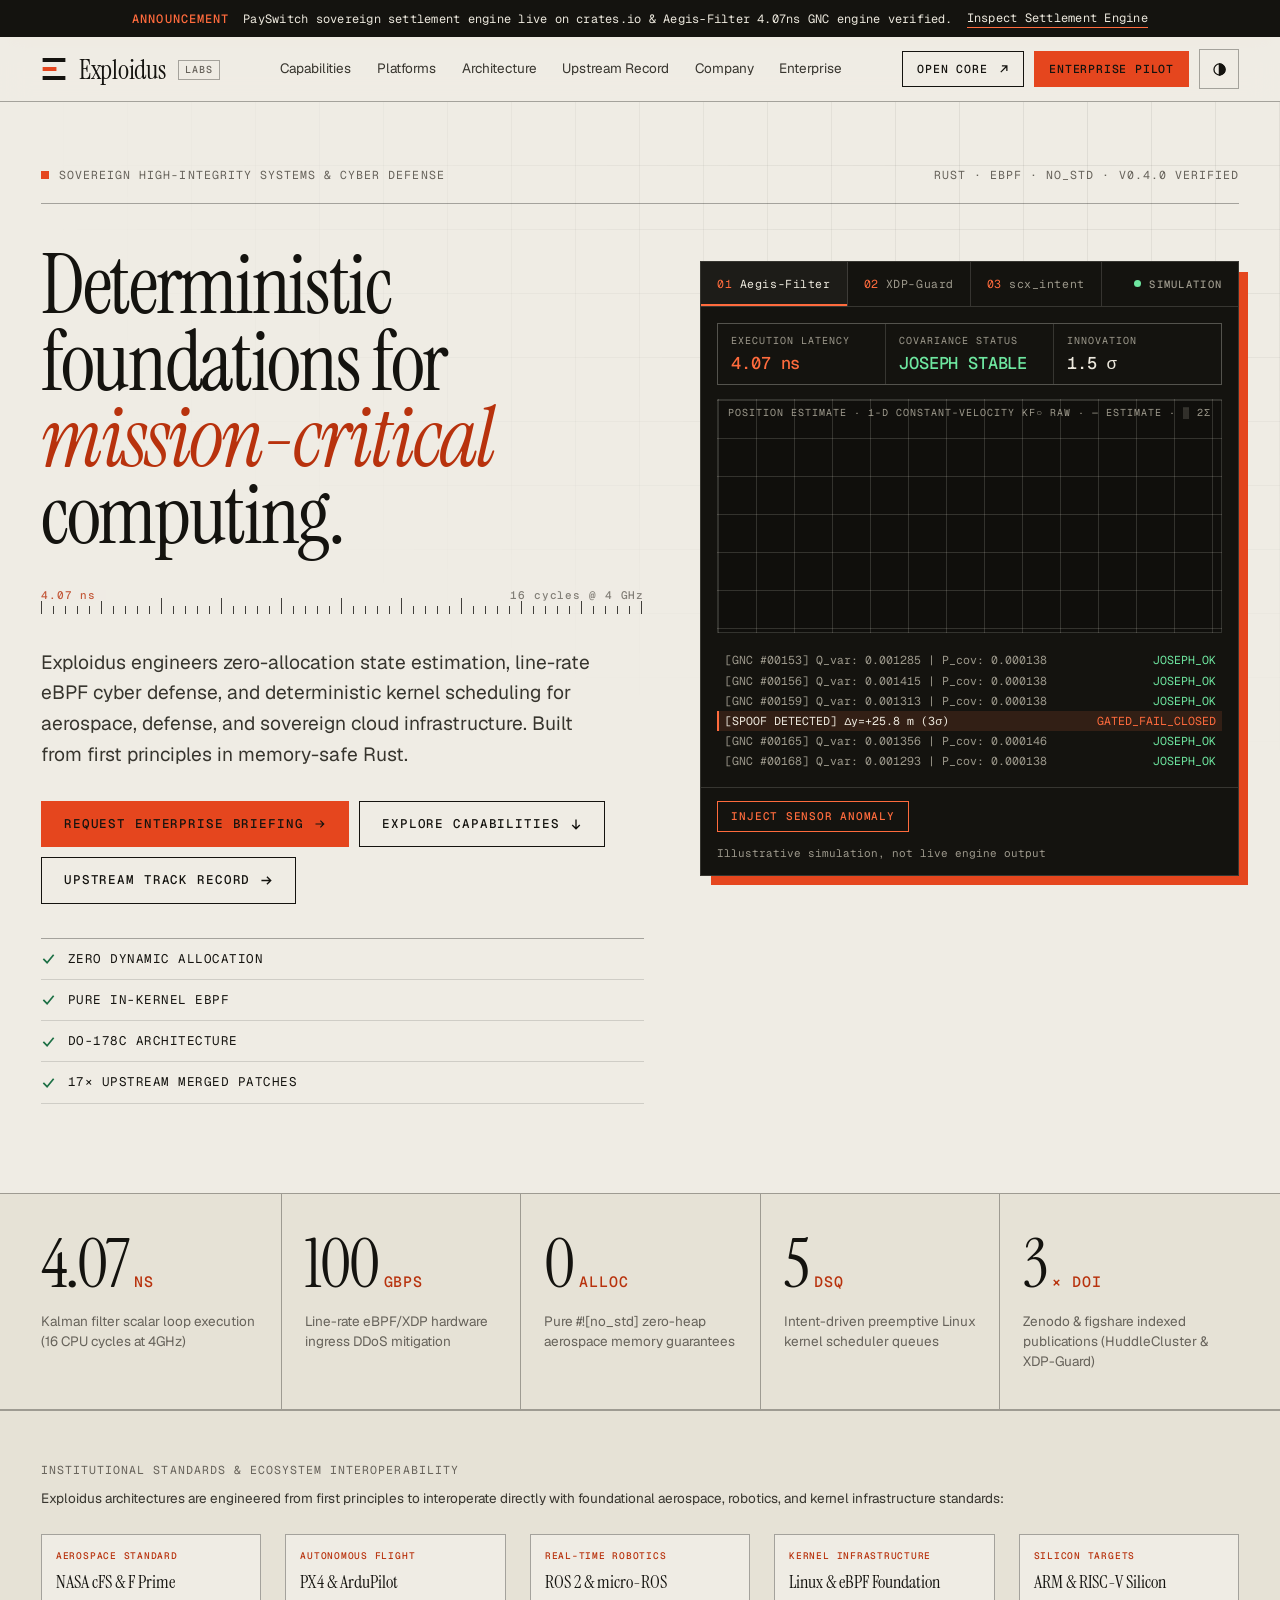
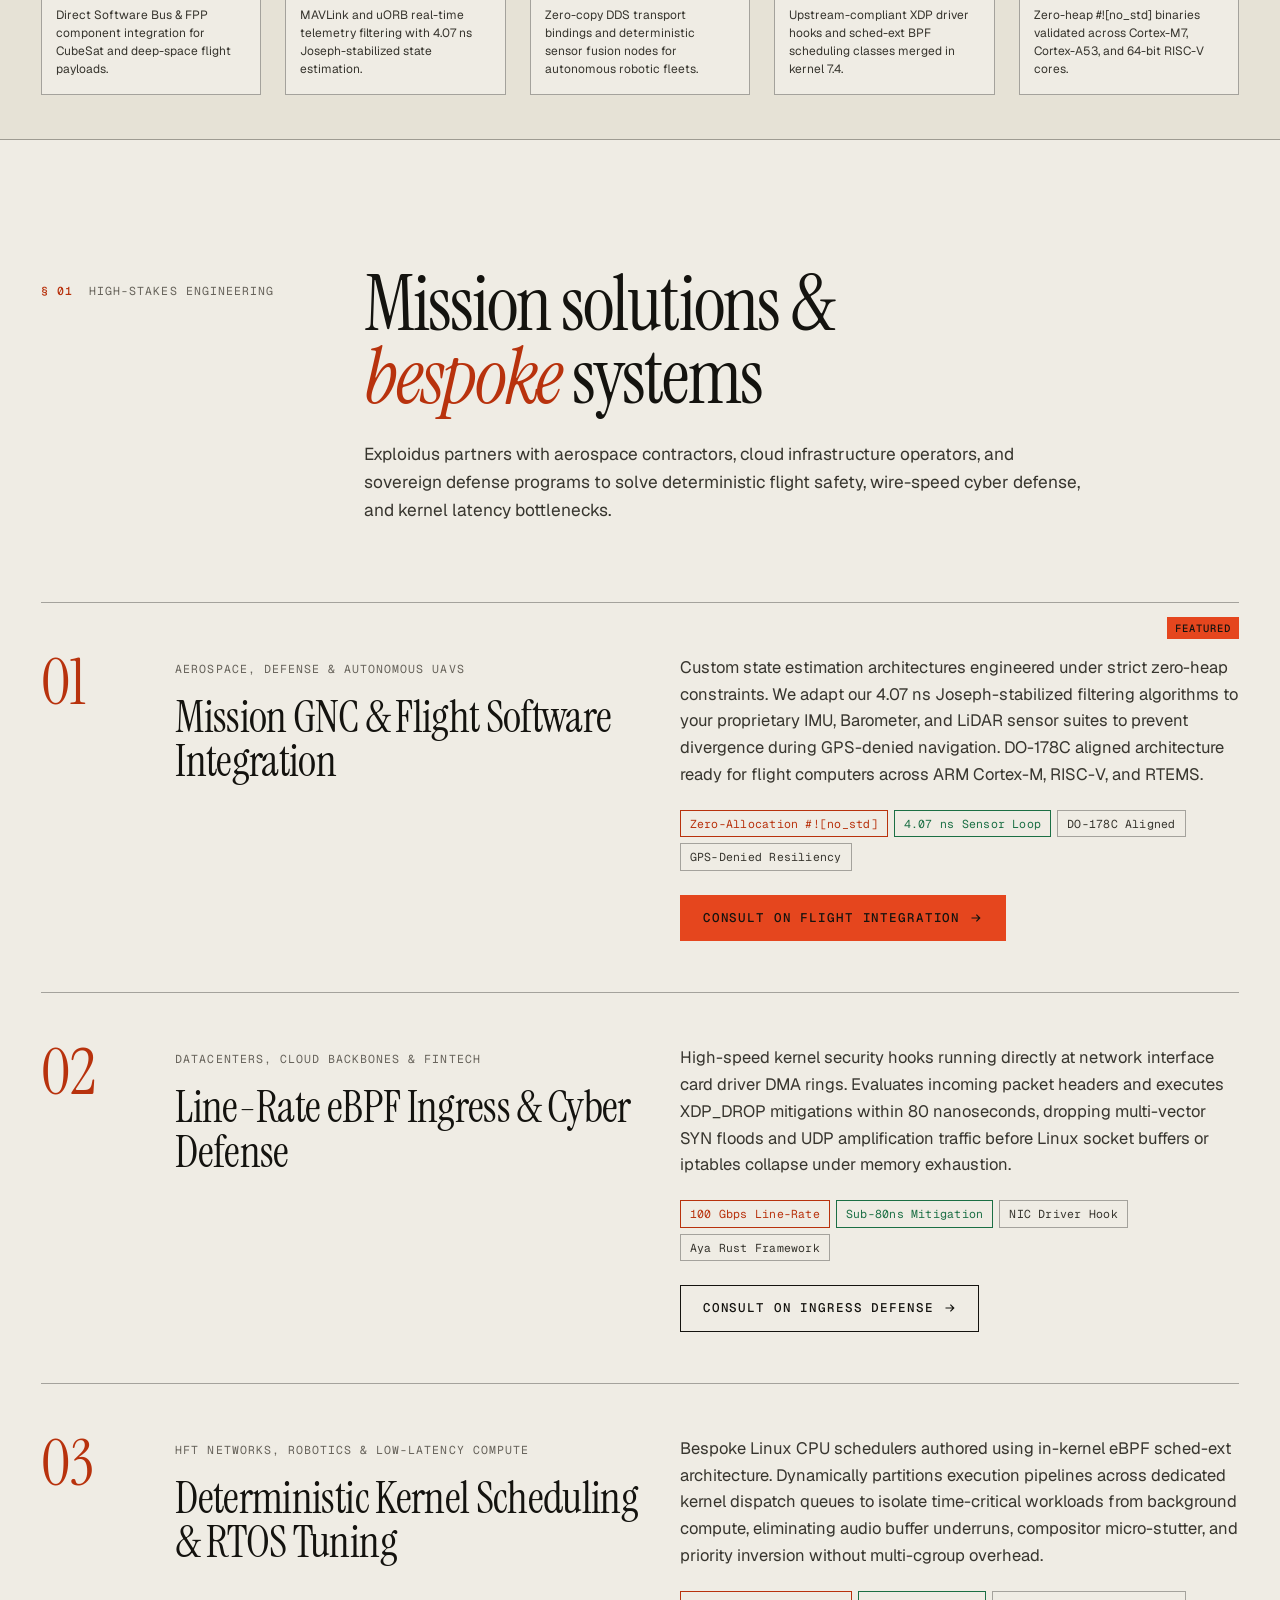
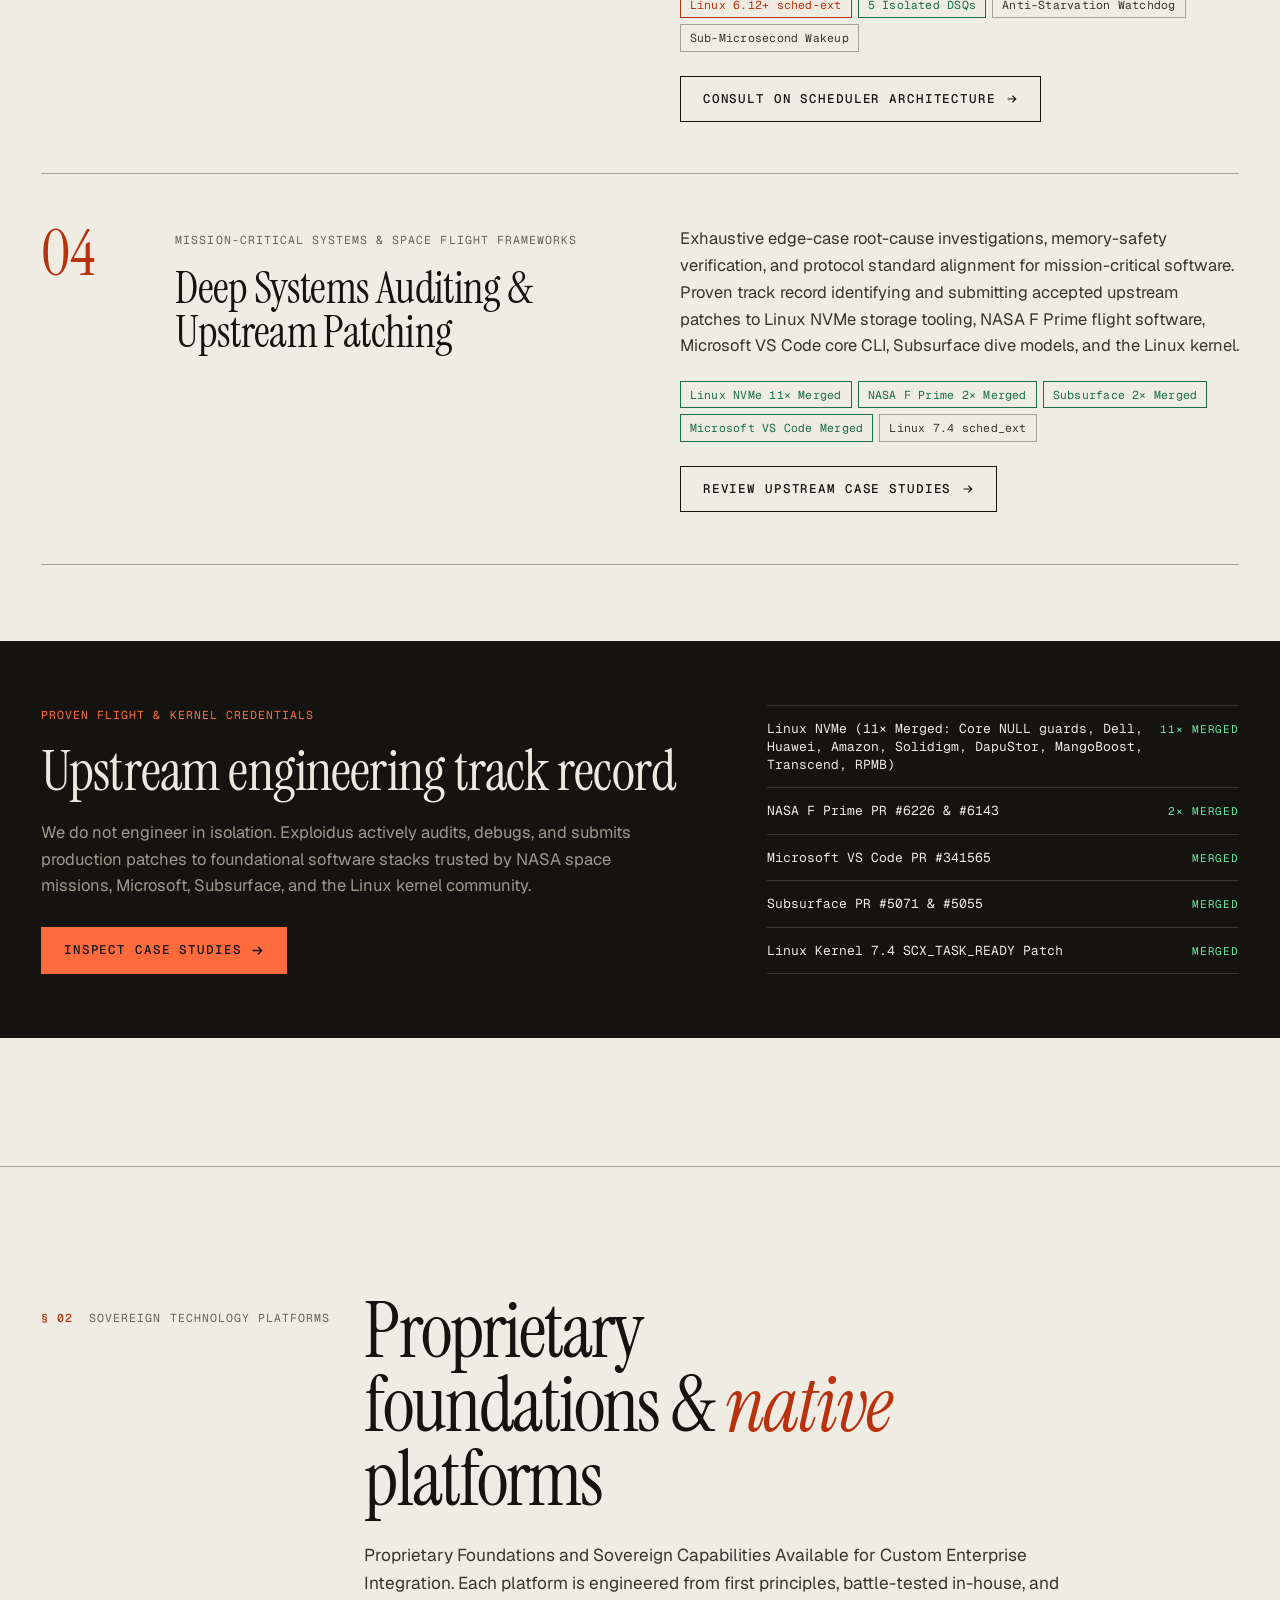
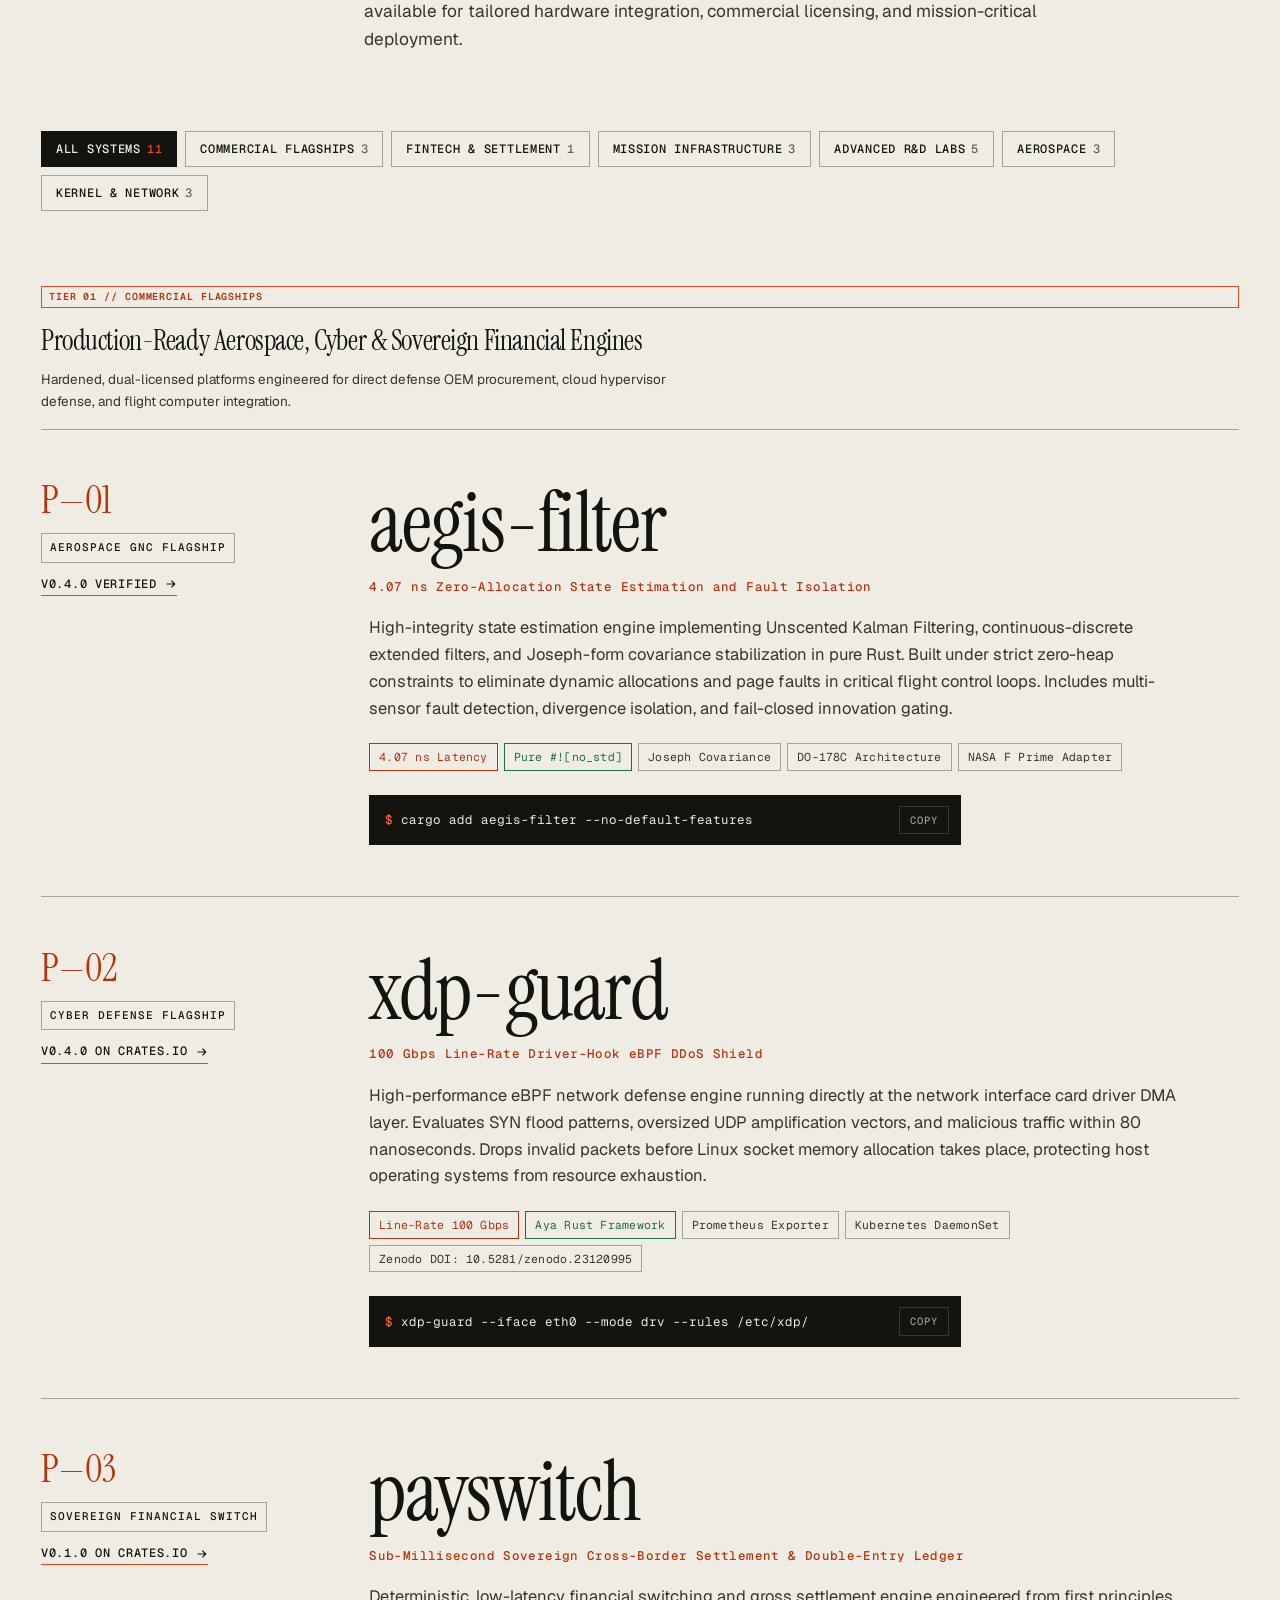
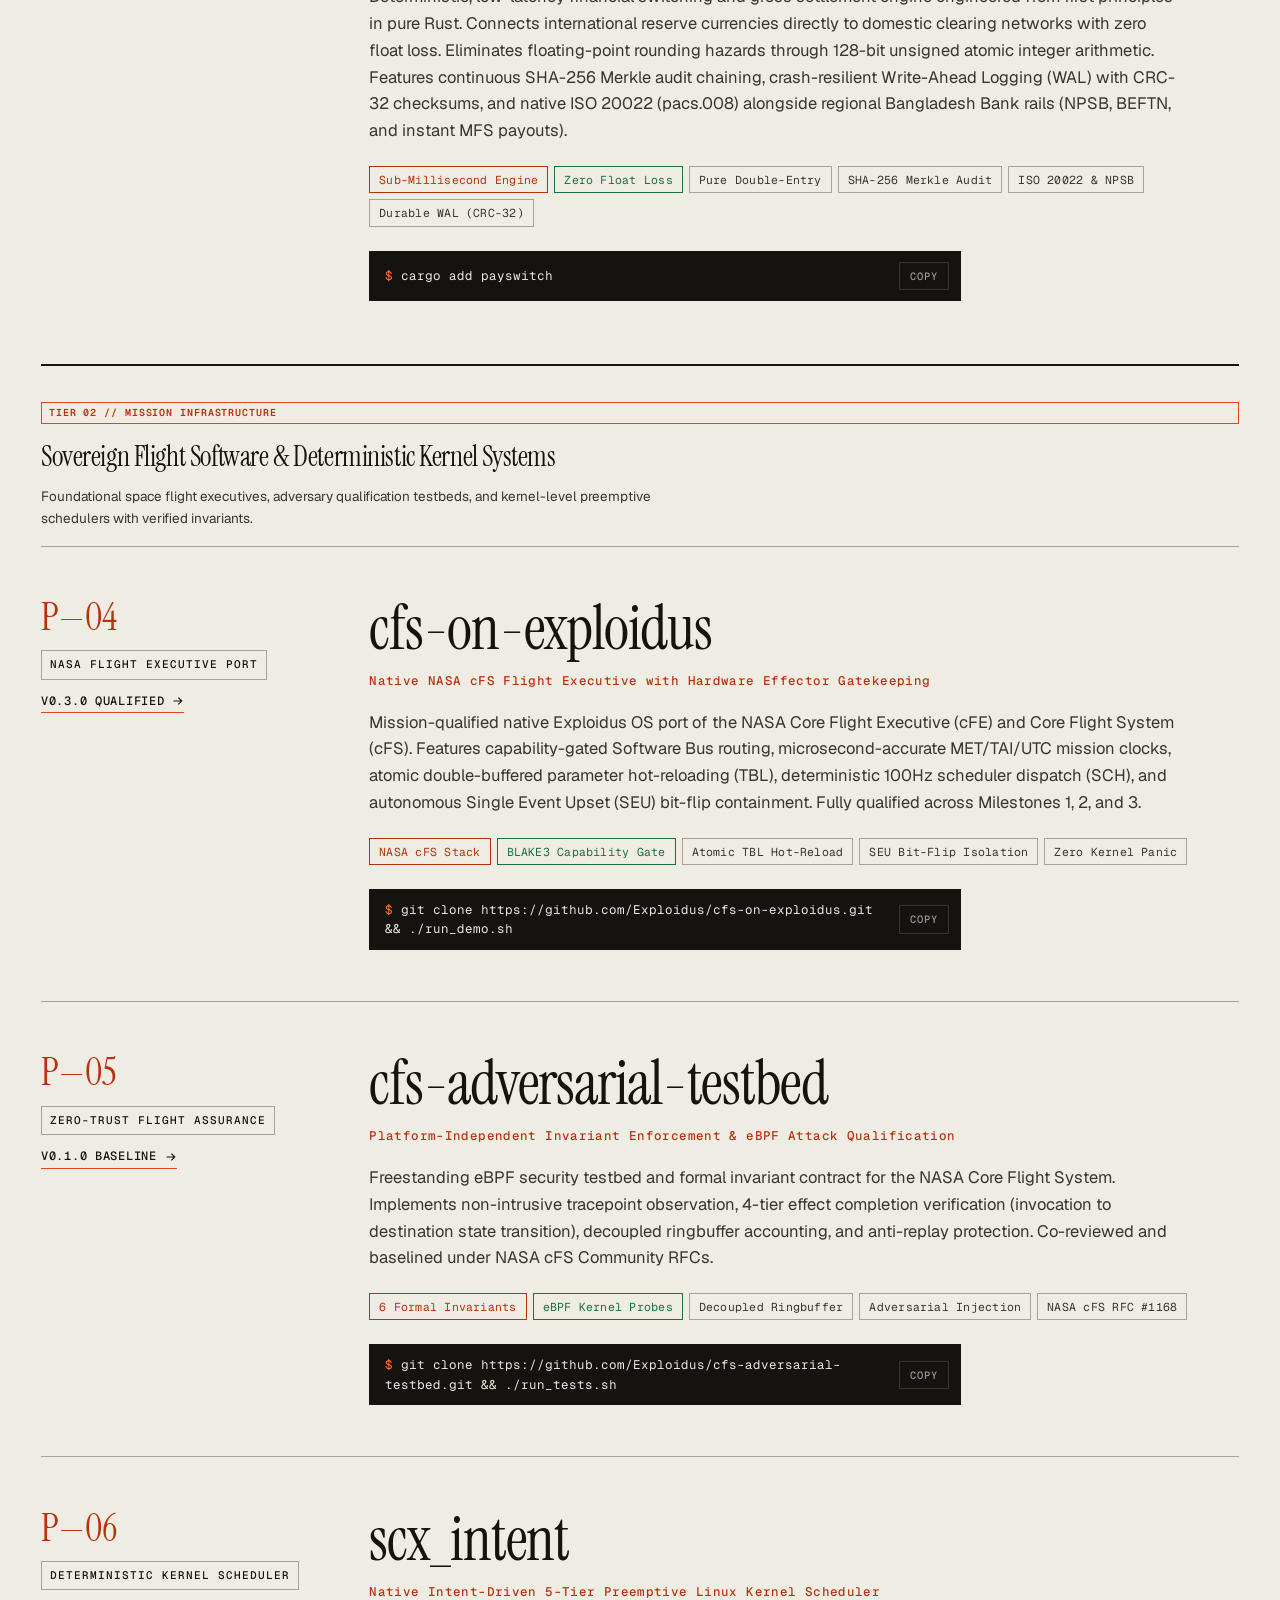
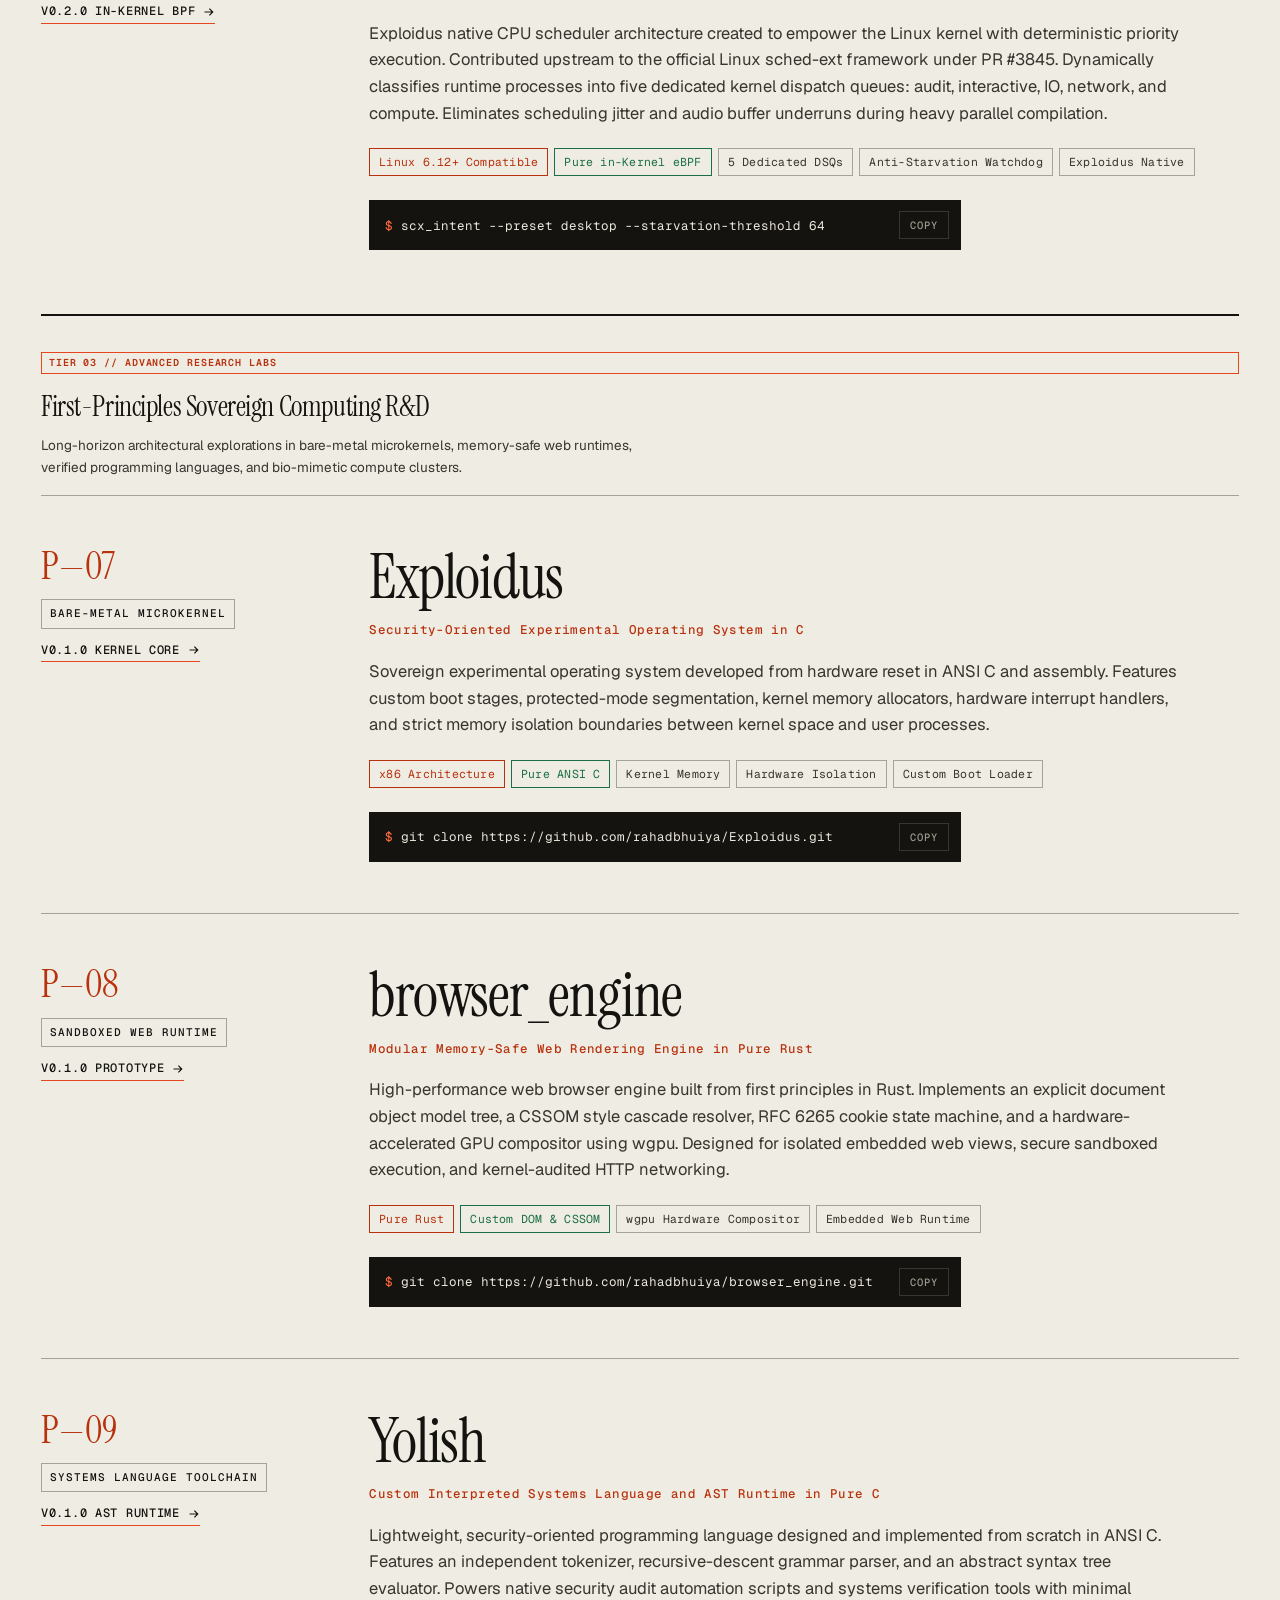
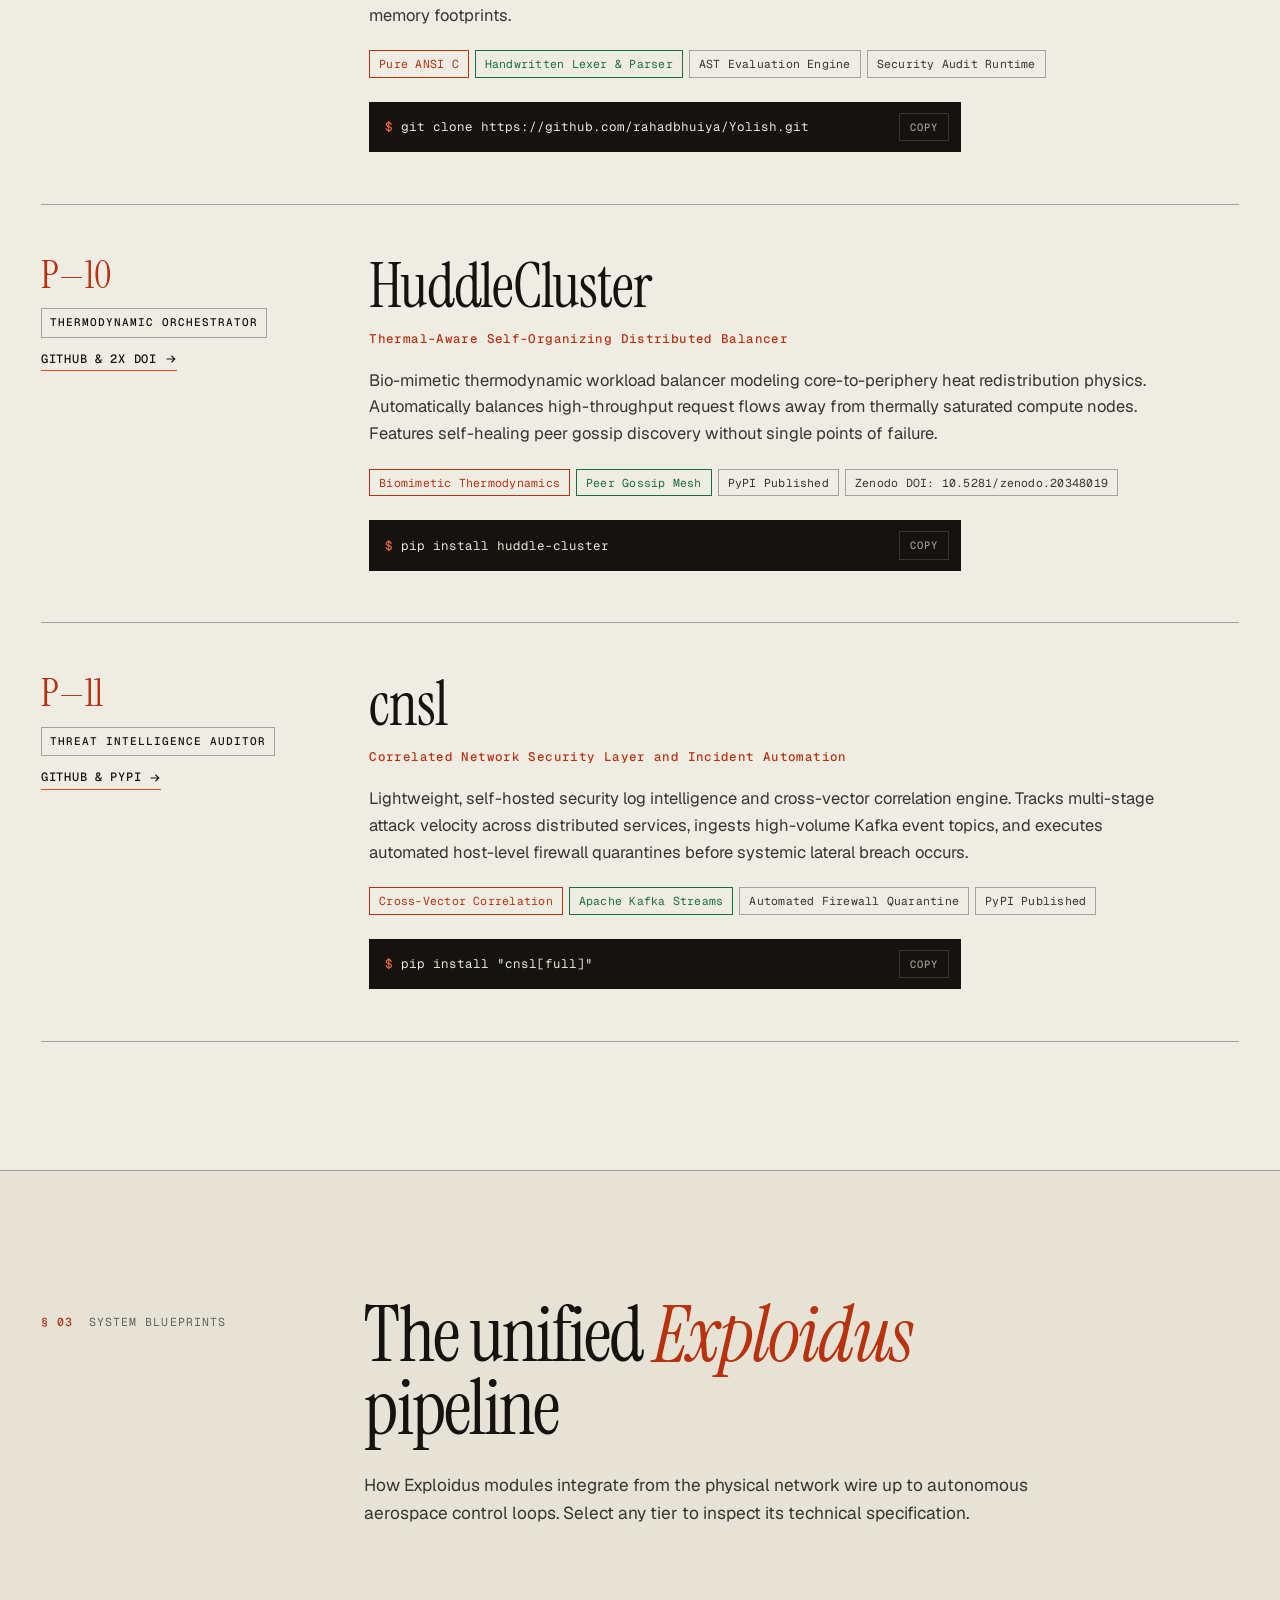
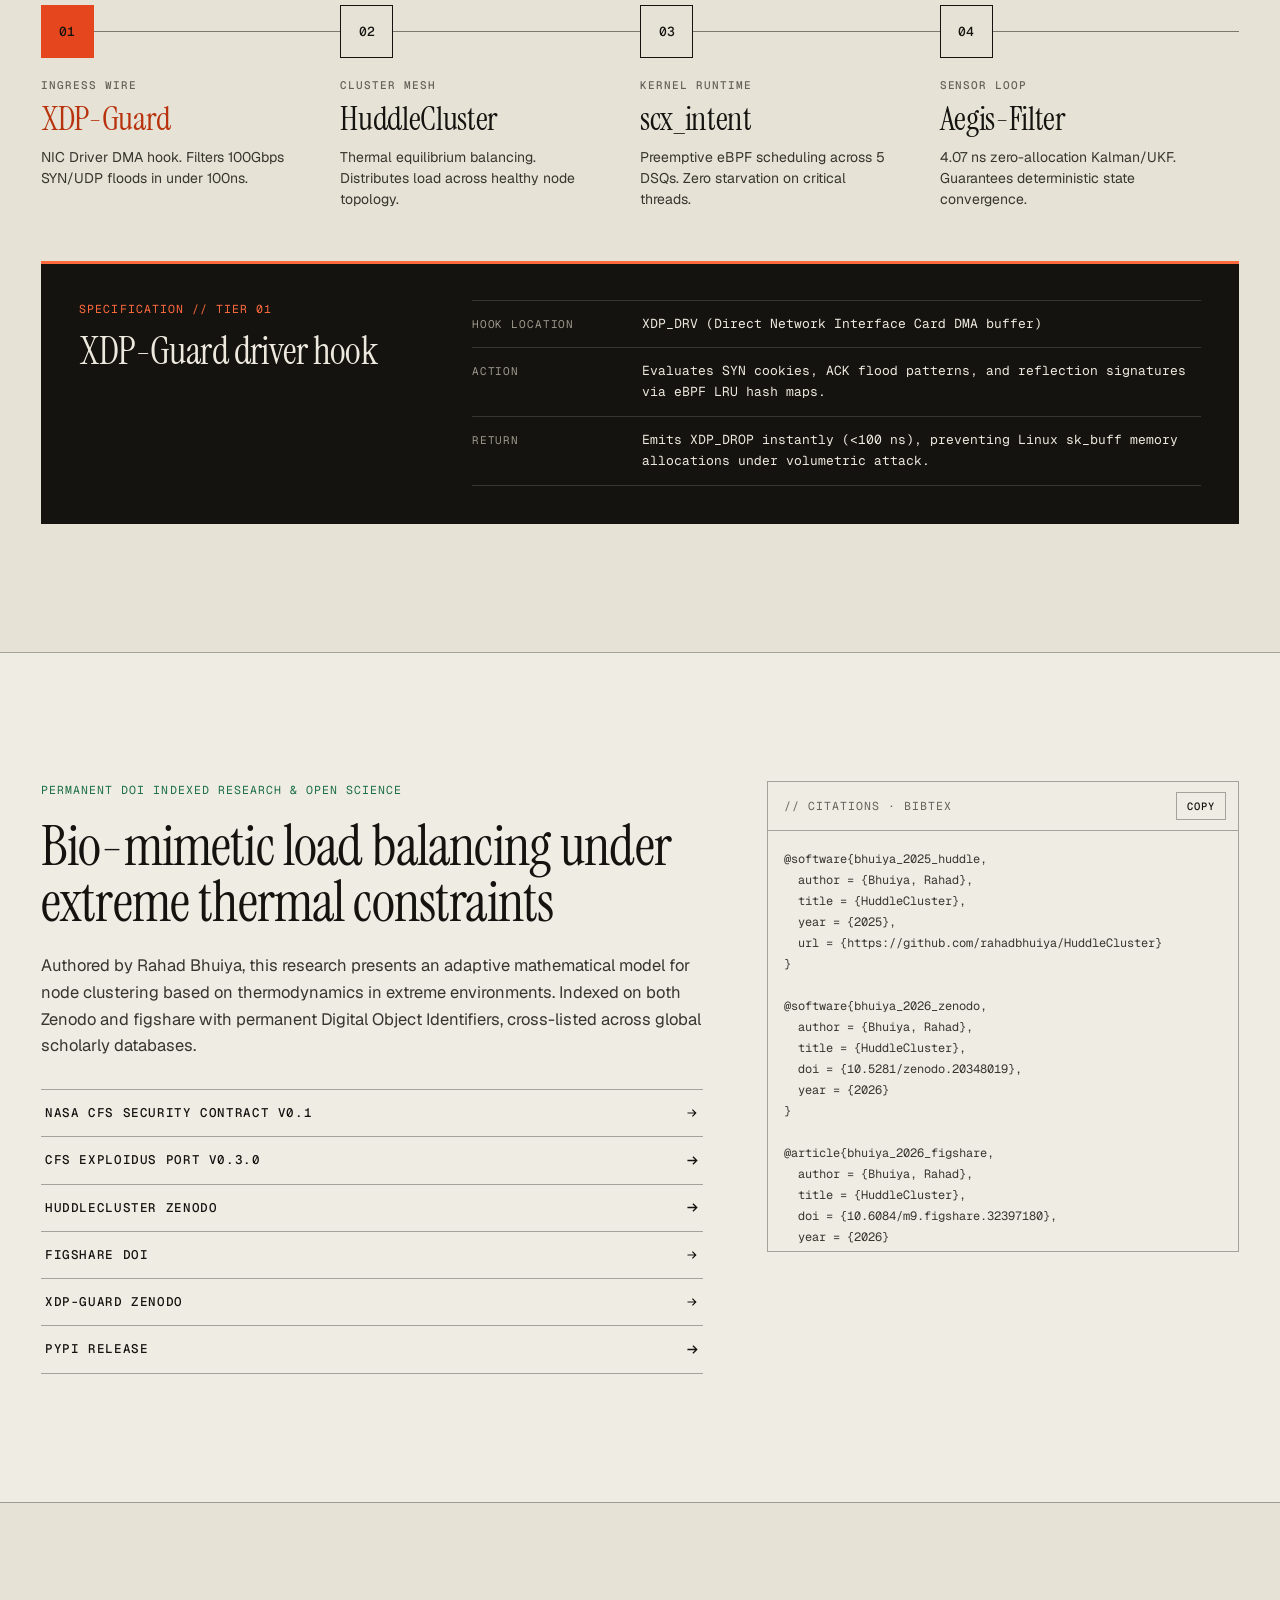
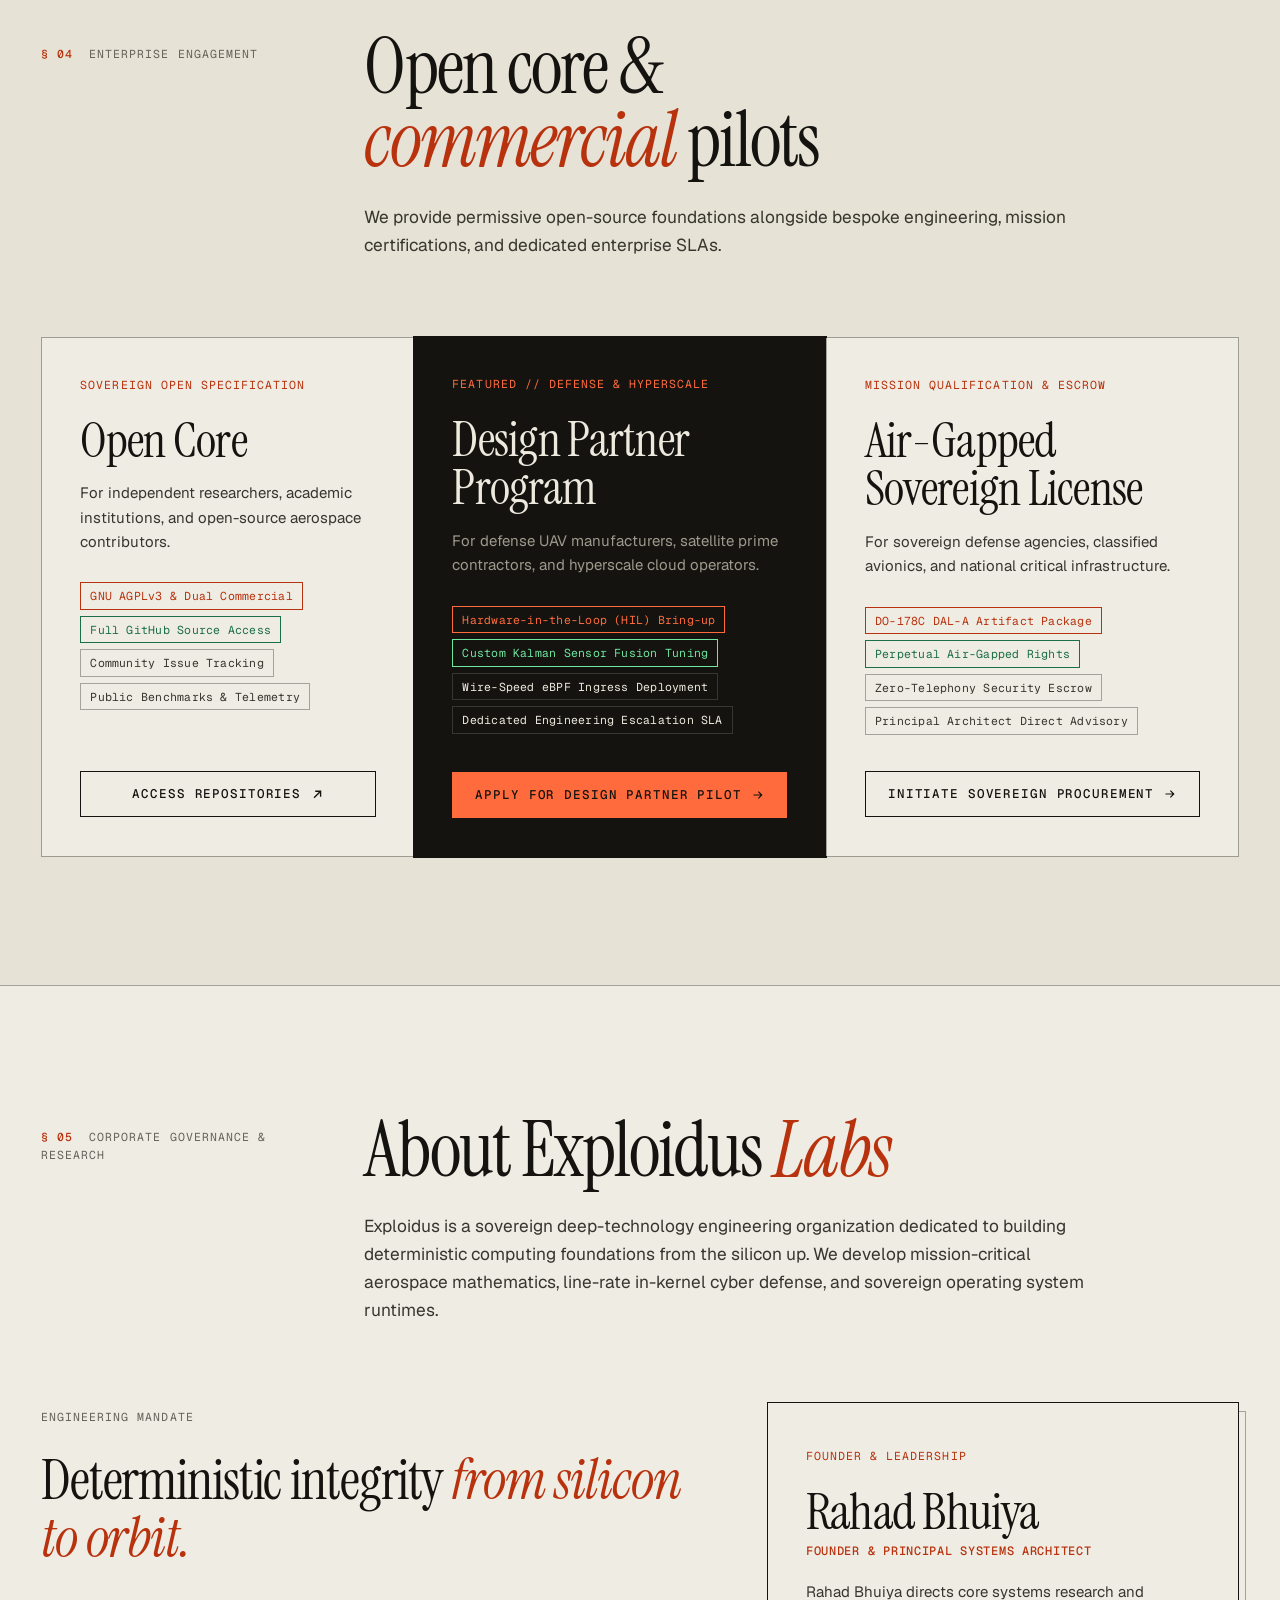
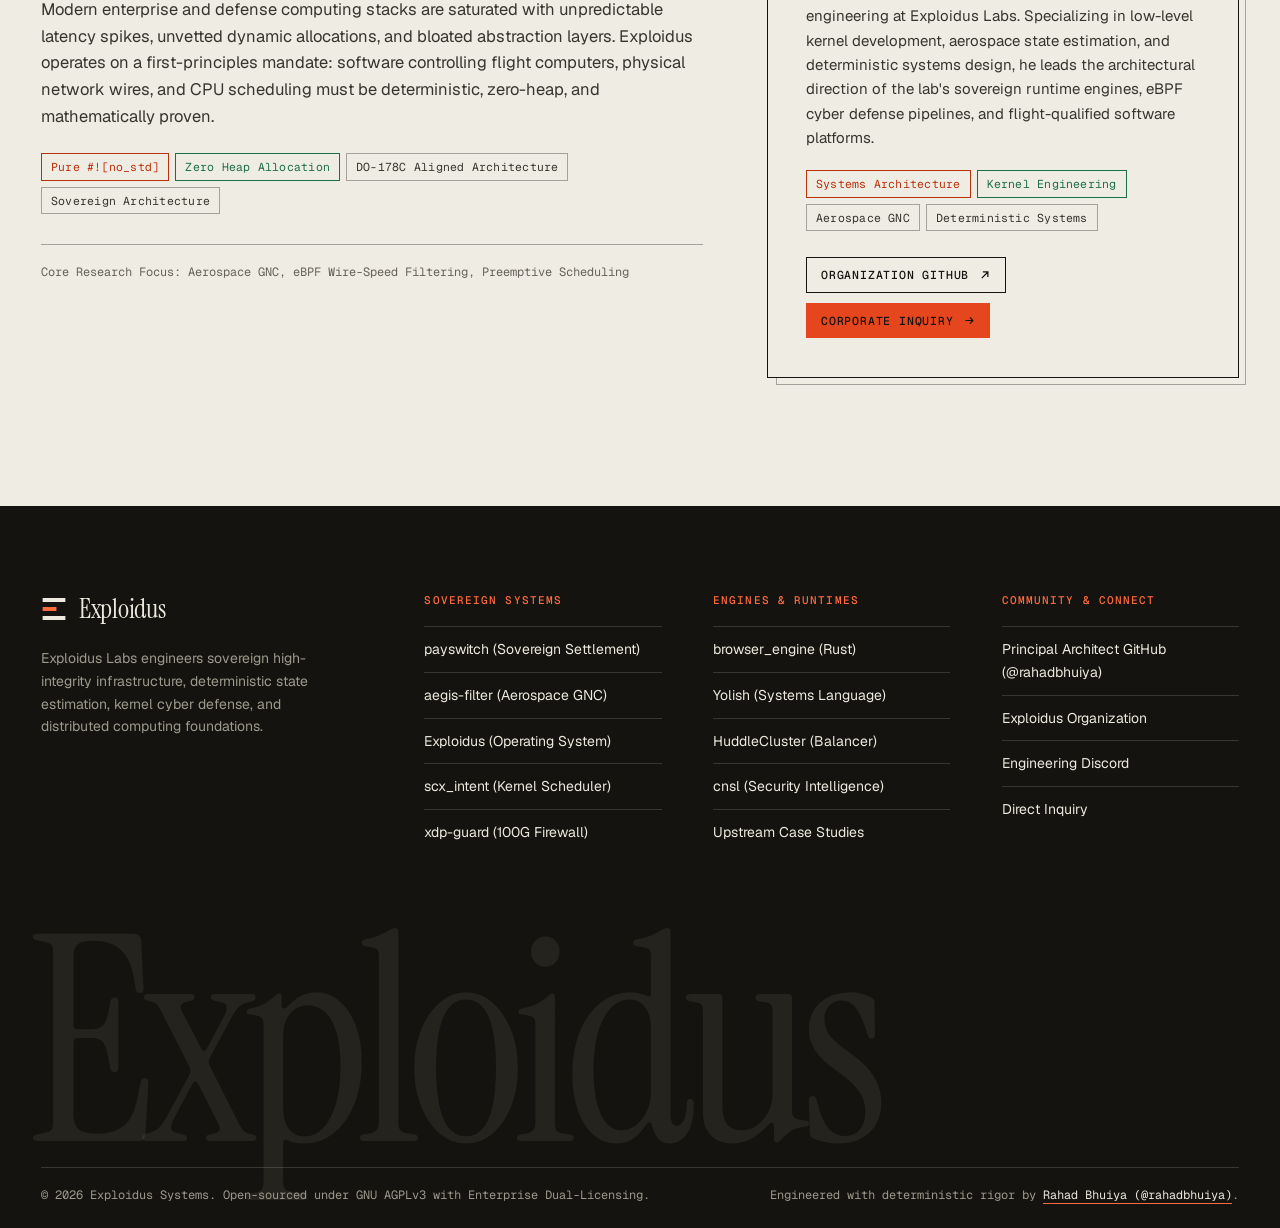
<file: index.html>
<!DOCTYPE html>
<html lang="en">
<head>
  <meta charset="UTF-8">
  <meta name="viewport" content="width=device-width, initial-scale=1.0">
  <title>Exploidus | High-Integrity Systems & Kernel-Level Cyber Defense</title>
  <meta name="description" content="Exploidus engineers deterministic, zero-allocation state estimation, line-rate eBPF cyber defense, and bio-mimetic distributed systems from first principles in Rust.">
  <meta name="keywords" content="Exploidus, PaySwitch, Aegis-Filter, XDP-Guard, scx_intent, HuddleCluster, Kalman Filter, UKF, eBPF, Linux Kernel Scheduler, Rust, Aerospace, Sovereign Fintech, Payment Switch, Cyber Defense">
  <meta name="author" content="Rahad Bhuiya">

  <link rel="canonical" href="https://exploidus.com/">
  <meta name="robots" content="index, follow, max-image-preview:large, max-snippet:-1, max-video-preview:-1">
  <meta name="googlebot" content="index, follow">
  <meta name="publisher" content="Exploidus">
  <meta name="theme-color" content="#EFECE4" media="(prefers-color-scheme: light)">
  <meta name="theme-color" content="#0F0E0B" media="(prefers-color-scheme: dark)">

  <!-- Open Graph / Social SEO -->
  <meta property="og:type" content="website">
  <meta property="og:site_name" content="Exploidus">
  <meta property="og:url" content="https://exploidus.com/">
  <meta property="og:title" content="Exploidus | Sovereign Systems, Aerospace GNC & Cyber Defense Architecture">
  <meta property="og:description" content="Exploidus engineers deterministic 4.07ns zero-allocation aerospace state estimation, 100 Gbps line-rate eBPF DDoS cyber defense, and sovereign kernel computing in memory-safe Rust. Founded by Rahad Bhuiya.">
  <meta property="og:locale" content="en_US">

  <!-- Twitter Cards -->
  <meta name="twitter:card" content="summary_large_image">
  <meta name="twitter:site" content="@Exploidus">
  <meta name="twitter:creator" content="@rahadbhuiya">
  <meta name="twitter:title" content="Exploidus | Sovereign Systems, Aerospace GNC & Cyber Defense Architecture">
  <meta name="twitter:description" content="Exploidus engineers deterministic 4.07ns zero-allocation aerospace state estimation, 100 Gbps line-rate eBPF DDoS cyber defense, and sovereign kernel computing in memory-safe Rust.">

  <!-- JSON-LD Structured Data -->
  <script type="application/ld+json">
  {
    "@context": "https://schema.org",
    "@graph": [
      {
        "@type": "Organization",
        "@id": "https://exploidus.com/#organization",
        "name": "Exploidus",
        "url": "https://exploidus.com/",
        "description": "Exploidus engineers sovereign high-integrity systems, deterministic zero-allocation state estimation, line-rate eBPF cyber defense, and kernel scheduling from first principles in Rust.",
        "founder": {
          "@type": "Person",
          "name": "Rahad Bhuiya",
          "jobTitle": "Principal Systems Architect",
          "url": "https://github.com/rahadbhuiya",
          "sameAs": [
            "https://github.com/rahadbhuiya",
            "https://doi.org/10.5281/zenodo.20348019",
            "https://pypi.org/user/rahadbhuiya"
          ]
        },
        "sameAs": [
          "https://github.com/Exploidus",
          "https://crates.io/crates/aegis-filter",
          "https://crates.io/crates/xdp-guard",
          "https://crates.io/crates/payswitch",
          "https://doi.org/10.5281/zenodo.23120995"
        ]
      },
      {
        "@type": "WebSite",
        "@id": "https://exploidus.com/#website",
        "url": "https://exploidus.com/",
        "name": "Exploidus",
        "publisher": {
          "@id": "https://exploidus.com/#organization"
        }
      },
      {
        "@type": "SoftwareApplication",
        "name": "aegis-filter",
        "operatingSystem": "Bare-metal, RTOS, Linux, Embedded",
        "applicationCategory": "DeveloperApplication",
        "softwareVersion": "0.4.0",
        "description": "4.07 ns zero-allocation, DO-178C compatible state estimation and Joseph-stabilized Kalman filtering engine for aerospace GNC and robotics in Rust.",
        "url": "https://github.com/Exploidus/aegis-filter"
      },
      {
        "@type": "SoftwareApplication",
        "name": "scx_intent",
        "operatingSystem": "Linux 6.12+",
        "applicationCategory": "SystemApplication",
        "description": "5-tier intent-driven preemptive Linux kernel scheduler implemented in pure in-kernel eBPF for sched-ext.",
        "url": "https://github.com/Exploidus/scx_intent"
      },
      {
        "@type": "SoftwareApplication",
        "name": "xdp-guard",
        "operatingSystem": "Linux",
        "applicationCategory": "SecurityApplication",
        "softwareVersion": "0.4.0",
        "description": "Line-rate 100 Gbps driver-level eBPF DDoS mitigation firewall and per-IP rate limiter in pure Rust.",
        "url": "https://github.com/rahadbhuiya/xdp-guard"
      },
      {
        "@type": "SoftwareApplication",
        "name": "Exploidus",
        "operatingSystem": "x86 Bare Metal",
        "applicationCategory": "OperatingSystem",
        "description": "Security-oriented experimental operating system developed from hardware reset in ANSI C with memory isolation and hardware protection.",
        "url": "https://github.com/rahadbhuiya/Exploidus"
      },
      {
        "@type": "SoftwareApplication",
        "name": "browser_engine",
        "operatingSystem": "Cross-platform",
        "applicationCategory": "BrowserApplication",
        "description": "Modular, security-first web browser engine in pure Rust featuring custom DOM, CSSOM, JS VM, and wgpu compositor.",
        "url": "https://github.com/rahadbhuiya/browser_engine"
      },
      {
        "@type": "SoftwareApplication",
        "name": "Yolish",
        "operatingSystem": "Cross-platform",
        "applicationCategory": "DeveloperApplication",
        "description": "Lightweight interpreted systems programming language and AST evaluation runtime implemented in pure ANSI C.",
        "url": "https://github.com/rahadbhuiya/Yolish"
      },
      {
        "@type": "SoftwareApplication",
        "name": "HuddleCluster",
        "operatingSystem": "Cross-platform",
        "applicationCategory": "ClusterApplication",
        "description": "Thermal-aware, bio-mimetic self-organizing distributed load balancer with peer gossip mesh.",
        "url": "https://github.com/rahadbhuiya/HuddleCluster"
      },
      {
        "@type": "SoftwareApplication",
        "name": "cnsl",
        "operatingSystem": "Cross-platform",
        "applicationCategory": "SecurityApplication",
        "description": "Correlated Network Security Layer and incident automation brain for distributed telemetry and firewall orchestration.",
        "url": "https://github.com/rahadbhuiya/cnsl"
      }
    ]
  }
  </script>

  <link rel="icon" href="data:image/svg+xml,<svg xmlns='http://www.w3.org/2000/svg' viewBox='0 0 32 32'><rect width='32' height='32' fill='%2314130F'/><path d='M7 8h18M7 24h18' stroke='%23EDE9DE' stroke-width='4'/><path d='M7 16h11' stroke='%23FF6B3D' stroke-width='4'/></svg>">
  <link rel="preload" href="assets/fonts/instrument-serif-latin-400-normal.woff2" as="font" type="font/woff2" crossorigin>
  <link rel="preload" href="assets/fonts/geist-latin-wght-normal.woff2" as="font" type="font/woff2" crossorigin>
  <link rel="stylesheet" href="assets/css/style.css">
  <script>try{var t=localStorage.getItem('exploidus-theme');if(t==='light'||t==='dark')document.documentElement.setAttribute('data-theme',t)}catch(e){}</script>
</head>
<body>
  <a class="skip" href="#main">Skip to content</a>

  <div class="bar">
    <div class="wrap">
      <b>ANNOUNCEMENT</b>
      <span>PaySwitch sovereign settlement engine live on crates.io &amp; Aegis-Filter 4.07ns GNC engine verified.</span>
      <a href="#payswitch">Inspect Settlement Engine</a>
    </div>
  </div>

  <header class="nav">
    <div class="wrap nav-in">
      <a href="#top" class="brand" aria-label="Exploidus home">
        <svg viewBox="0 0 32 32" aria-hidden="true"><path d="M2 5h28M2 27h28" stroke="currentColor" stroke-width="5"/><path d="M2 16h17" stroke="var(--accent)" stroke-width="5"/></svg>
        Exploidus <small>LABS</small>
      </a>
      <nav class="nav-links" aria-label="Primary">
        <a href="#capabilities">Capabilities</a>
        <a href="#native-systems">Platforms</a>
        <a href="#architecture">Architecture</a>
        <a href="contributions.html">Upstream Record</a>
        <a href="#company">Company</a>
        <a href="#licensing">Enterprise</a>
      </nav>
      <div class="nav-act">
        <a class="btn sm gh" href="https://github.com/Exploidus" target="_blank" rel="noopener">Open Core <i class="arr ne"></i></a>
        <button class="btn sm pri" type="button" data-pilot="custom">Enterprise Pilot</button>
        <button class="icon-btn" type="button" id="themeBtn" aria-label="Toggle light / dark theme">
          <svg viewBox="0 0 20 20" fill="none" stroke="currentColor" stroke-width="1.5"><circle cx="10" cy="10" r="6.5"/><path d="M10 3.5v13" /><path d="M10 3.5a6.5 6.5 0 0 1 0 13z" fill="currentColor"/></svg>
        </button>
        <button class="icon-btn menu-btn" type="button" id="menuBtn" aria-label="Open menu" aria-expanded="false" aria-controls="mnav">
          <svg viewBox="0 0 20 20" fill="none" stroke="currentColor" stroke-width="1.6"><path d="M3 6h14M3 14h14"/></svg>
        </button>
      </div>
    </div>
  </header>

  <div class="mnav" id="mnav">
    <a class="big" href="#capabilities">Capabilities <i class="arr"></i></a>
    <a class="big" href="#native-systems">Platforms <i class="arr"></i></a>
    <a class="big" href="#architecture">Architecture <i class="arr"></i></a>
    <a class="big" href="contributions.html">Upstream Record <i class="arr"></i></a>
    <a class="big" href="#company">Company <i class="arr"></i></a>
    <a class="big" href="#licensing">Enterprise <i class="arr"></i></a>
    <a class="big" href="https://github.com/Exploidus" target="_blank" rel="noopener">GitHub <i class="arr ne"></i></a>
    <button class="btn pri block" type="button" data-pilot="custom">Request Enterprise Pilot</button>
  </div>

  <main id="main">

    <!-- ============ HERO ============ -->
    <section class="hero" id="top">
      <div class="wrap">
        <div class="hero-meta">
          <span class="lbl">Sovereign High-Integrity Systems &amp; Cyber Defense</span>
          <span class="lbl">Rust · eBPF · no_std · v0.4.0 verified</span>
        </div>



        <div class="hero-grid">
          <div class="hero-left">
            <h1>
              <span class="ln">Deterministic</span>
              <span class="ln">foundations for</span>
              <span class="ln"><em>mission-critical</em></span>
              <span class="ln">computing.</span>
            </h1>

            <div class="ruler" aria-hidden="true"><span>4.07 ns</span><span>16 cycles @ 4 GHz</span></div>
            <p class="hero-sub">Exploidus engineers zero-allocation state estimation, line-rate eBPF cyber defense, and deterministic kernel scheduling for aerospace, defense, and sovereign cloud infrastructure. Built from first principles in memory-safe Rust.</p>
            <div class="cta">
              <button class="btn pri" type="button" data-pilot="custom">Request Enterprise Briefing <i class="arr"></i></button>
              <a class="btn" href="#native-systems">Explore Capabilities <i class="arr d"></i></a>
              <a class="btn" href="contributions.html">Upstream Track Record <i class="arr"></i></a>
            </div>
            <ul class="checks">
              <li><i class="chk"></i>Zero Dynamic Allocation</li>
              <li><i class="chk"></i>Pure In-Kernel eBPF</li>
              <li><i class="chk"></i>DO-178C Architecture</li>
              <li><i class="chk"></i>17× Upstream Merged Patches</li>
            </ul>
          </div>

          <!-- Instrument -->
          <div class="inst" id="inst">
            <div class="inst-head">
              <div class="inst-tabs" role="tablist" aria-label="Engine simulations">
                <button class="inst-tab" role="tab" id="tab-aegis" aria-selected="true" aria-controls="pane-aegis" data-tab="aegis"><span>01</span>Aegis-Filter</button>
                <button class="inst-tab" role="tab" id="tab-xdp" aria-selected="false" aria-controls="pane-xdp" data-tab="xdp" tabindex="-1"><span>02</span>XDP-Guard</button>
                <button class="inst-tab" role="tab" id="tab-scx" aria-selected="false" aria-controls="pane-scx" data-tab="scx" tabindex="-1"><span>03</span>scx_intent</button>
              </div>
              <div class="inst-badge">SIMULATION</div>
            </div>

            <div class="inst-body">
              <div class="pane" id="pane-aegis" role="tabpanel" aria-labelledby="tab-aegis">
                <dl class="stats">
                  <div class="stat"><dt>Execution Latency</dt><dd class="a">4.07 ns</dd></div>
                  <div class="stat"><dt>Covariance Status</dt><dd class="g">JOSEPH STABLE</dd></div>
                  <div class="stat"><dt>Innovation</dt><dd id="aegis-nis">0.0 σ</dd></div>
                </dl>
                <div class="plot"><span class="pcap">Position estimate · 1-D constant-velocity KF</span><span class="pcap r">○ raw · — estimate · ▒ 2σ</span><canvas id="cv-aegis" aria-label="Kalman filter tracking a noisy sensor signal"></canvas></div>
                <div class="trace" id="trace-aegis" aria-hidden="true"></div>
              </div>

              <div class="pane" id="pane-xdp" role="tabpanel" aria-labelledby="tab-xdp" hidden>
                <dl class="stats">
                  <div class="stat"><dt>Ingress Throughput</dt><dd class="a" id="xdp-pps">84.2 Mpps</dd></div>
                  <div class="stat"><dt>Mitigation Action</dt><dd class="r">XDP_DROP</dd></div>
                  <div class="stat"><dt>Per-Packet</dt><dd>&lt;82 ns</dd></div>
                </dl>
                <div class="plot"><span class="pcap">Ingress per 100 ms</span><span class="pcap r">▮ passed · ▮ dropped</span><canvas id="cv-xdp" aria-label="Stacked bars of passed and dropped packets"></canvas></div>
                <div class="trace" id="trace-xdp" aria-hidden="true"></div>
              </div>

              <div class="pane" id="pane-scx" role="tabpanel" aria-labelledby="tab-scx" hidden>
                <dl class="stats">
                  <div class="stat"><dt>Active DSQ Tiers</dt><dd class="a">5 In-Kernel</dd></div>
                  <div class="stat"><dt>Starvation Relief</dt><dd class="g">0% DROP</dd></div>
                  <div class="stat"><dt>Wake Jitter</dt><dd>0</dd></div>
                </dl>
                <div class="plot"><span class="pcap">Dispatch queues</span><span class="pcap r">→ CPU</span><canvas id="cv-scx" aria-label="Five dispatch queues feeding a CPU"></canvas></div>
                <div class="trace" id="trace-scx" aria-hidden="true"></div>
              </div>
            </div>

            <div class="inst-foot">
              <button class="inst-btn" type="button" id="injectBtn"><span id="injectLbl">Inject sensor anomaly</span></button>
              <span id="injectHint">Illustrative simulation, not live engine output</span>
            </div>
          </div>
        </div>
      </div>
    </section>

    <!-- ============ KEY FIGURES ============ -->
    <section class="figs" aria-label="Key figures">
      <div class="wrap figs-grid">
        <div class="fig rv"><div class="fig-v">4.07<small>ns</small></div><p class="fig-d">Kalman filter scalar loop execution (16 CPU cycles at 4GHz)</p></div>
        <div class="fig rv"><div class="fig-v">100<small>Gbps</small></div><p class="fig-d">Line-rate eBPF/XDP hardware ingress DDoS mitigation</p></div>
        <div class="fig rv"><div class="fig-v">0<small>alloc</small></div><p class="fig-d">Pure #![no_std] zero-heap aerospace memory guarantees</p></div>
        <div class="fig rv"><div class="fig-v">5<small>DSQ</small></div><p class="fig-d">Intent-driven preemptive Linux kernel scheduler queues</p></div>
        <div class="fig rv"><div class="fig-v">3<small>× DOI</small></div><p class="fig-d">Zenodo &amp; figshare indexed publications (HuddleCluster &amp; XDP-Guard)</p></div>
      </div>
    </section>

    <!-- ============ ECOSYSTEM & STANDARDS ============ -->
    <section class="eco-strip" aria-label="Ecosystem &amp; Standards Interoperability">
      <div class="wrap">
        <div class="eco-head">
          <span class="lbl">Institutional Standards &amp; Ecosystem Interoperability</span>
          <p>Exploidus architectures are engineered from first principles to interoperate directly with foundational aerospace, robotics, and kernel infrastructure standards:</p>
        </div>
        <div class="eco-grid">
          <div class="eco-card">
            <span class="eco-badge">AEROSPACE STANDARD</span>
            <h5>NASA cFS &amp; F Prime</h5>
            <p>Direct Software Bus &amp; FPP component integration for CubeSat and deep-space flight payloads.</p>
          </div>
          <div class="eco-card">
            <span class="eco-badge">AUTONOMOUS FLIGHT</span>
            <h5>PX4 &amp; ArduPilot</h5>
            <p>MAVLink and uORB real-time telemetry filtering with 4.07 ns Joseph-stabilized state estimation.</p>
          </div>
          <div class="eco-card">
            <span class="eco-badge">REAL-TIME ROBOTICS</span>
            <h5>ROS 2 &amp; micro-ROS</h5>
            <p>Zero-copy DDS transport bindings and deterministic sensor fusion nodes for autonomous robotic fleets.</p>
          </div>
          <div class="eco-card">
            <span class="eco-badge">KERNEL INFRASTRUCTURE</span>
            <h5>Linux &amp; eBPF Foundation</h5>
            <p>Upstream-compliant XDP driver hooks and sched-ext BPF scheduling classes merged in kernel 7.4.</p>
          </div>
          <div class="eco-card">
            <span class="eco-badge">SILICON TARGETS</span>
            <h5>ARM &amp; RISC-V Silicon</h5>
            <p>Zero-heap #![no_std] binaries validated across Cortex-M7, Cortex-A53, and 64-bit RISC-V cores.</p>
          </div>
        </div>
      </div>
    </section>

    <!-- ============ CAPABILITIES ============ -->
    <section class="sec" id="capabilities" style="border-top:0">
      <div class="wrap">
        <div class="sec-head rv">
          <span class="lbl"><b>§ 01</b> &nbsp;High-Stakes Engineering</span>
          <div>
            <h2>Mission solutions &amp; <em>bespoke</em> systems</h2>
            <p>Exploidus partners with aerospace contractors, cloud infrastructure operators, and sovereign defense programs to solve deterministic flight safety, wire-speed cyber defense, and kernel latency bottlenecks.</p>
          </div>
        </div>

        <div class="caps">
          <article class="cap rv">
            <span class="flag">FEATURED</span>
            <div class="cap-n">01</div>
            <div>
              <span class="lbl">Aerospace, Defense &amp; Autonomous UAVs</span>
              <h3>Mission GNC &amp; Flight Software Integration</h3>
            </div>
            <div>
              <p>Custom state estimation architectures engineered under strict zero-heap constraints. We adapt our 4.07 ns Joseph-stabilized filtering algorithms to your proprietary IMU, Barometer, and LiDAR sensor suites to prevent divergence during GPS-denied navigation. DO-178C aligned architecture ready for flight computers across ARM Cortex-M, RISC-V, and RTEMS.</p>
              <div class="tags"><span class="tag a">Zero-Allocation #![no_std]</span><span class="tag ok">4.07 ns Sensor Loop</span><span class="tag">DO-178C Aligned</span><span class="tag">GPS-Denied Resiliency</span></div>
              <button class="btn pri" type="button" data-pilot="aegis">Consult on Flight Integration <i class="arr"></i></button>
            </div>
          </article>

          <article class="cap rv">
            <div class="cap-n">02</div>
            <div>
              <span class="lbl">Datacenters, Cloud Backbones &amp; Fintech</span>
              <h3>Line-Rate eBPF Ingress &amp; Cyber Defense</h3>
            </div>
            <div>
              <p>High-speed kernel security hooks running directly at network interface card driver DMA rings. Evaluates incoming packet headers and executes XDP_DROP mitigations within 80 nanoseconds, dropping multi-vector SYN floods and UDP amplification traffic before Linux socket buffers or iptables collapse under memory exhaustion.</p>
              <div class="tags"><span class="tag a">100 Gbps Line-Rate</span><span class="tag ok">Sub-80ns Mitigation</span><span class="tag">NIC Driver Hook</span><span class="tag">Aya Rust Framework</span></div>
              <button class="btn" type="button" data-pilot="xdp">Consult on Ingress Defense <i class="arr"></i></button>
            </div>
          </article>

          <article class="cap rv">
            <div class="cap-n">03</div>
            <div>
              <span class="lbl">HFT Networks, Robotics &amp; Low-Latency Compute</span>
              <h3>Deterministic Kernel Scheduling &amp; RTOS Tuning</h3>
            </div>
            <div>
              <p>Bespoke Linux CPU schedulers authored using in-kernel eBPF sched-ext architecture. Dynamically partitions execution pipelines across dedicated kernel dispatch queues to isolate time-critical workloads from background compute, eliminating audio buffer underruns, compositor micro-stutter, and priority inversion without multi-cgroup overhead.</p>
              <div class="tags"><span class="tag a">Linux 6.12+ sched-ext</span><span class="tag ok">5 Isolated DSQs</span><span class="tag">Anti-Starvation Watchdog</span><span class="tag">Sub-Microsecond Wakeup</span></div>
              <button class="btn" type="button" data-pilot="scx">Consult on Scheduler Architecture <i class="arr"></i></button>
            </div>
          </article>

          <article class="cap rv">
            <div class="cap-n">04</div>
            <div>
              <span class="lbl">Mission-Critical Systems &amp; Space Flight Frameworks</span>
              <h3>Deep Systems Auditing &amp; Upstream Patching</h3>
            </div>
            <div>
              <p>Exhaustive edge-case root-cause investigations, memory-safety verification, and protocol standard alignment for mission-critical software. Proven track record identifying and submitting accepted upstream patches to Linux NVMe storage tooling, NASA F Prime flight software, Microsoft VS Code core CLI, Subsurface dive models, and the Linux kernel.</p>
              <div class="tags"><span class="tag ok">Linux NVMe 11× Merged</span><span class="tag ok">NASA F Prime 2× Merged</span><span class="tag ok">Subsurface 2× Merged</span><span class="tag ok">Microsoft VS Code Merged</span><span class="tag">Linux 7.4 sched_ext</span></div>
              <a class="btn" href="contributions.html">Review Upstream Case Studies <i class="arr"></i></a>
            </div>
          </article>
        </div>
      </div>

      <div class="band on-dark rv">
        <div class="wrap band-grid">
          <div>
            <span class="lbl">Proven flight &amp; kernel credentials</span>
            <h3>Upstream engineering track record</h3>
            <p>We do not engineer in isolation. Exploidus actively audits, debugs, and submits production patches to foundational software stacks trusted by NASA space missions, Microsoft, Subsurface, and the Linux kernel community.</p>
            <a class="btn pri" href="contributions.html">Inspect Case Studies <i class="arr"></i></a>
          </div>
          <ul class="prs">
            <li><span>Linux NVMe (11× Merged: Core NULL guards, Dell, Huawei, Amazon, Solidigm, DapuStor, MangoBoost, Transcend, RPMB)</span><span>11× Merged</span></li>
            <li><span>NASA F Prime PR #6226 &amp; #6143</span><span>2× Merged</span></li>
            <li><span>Microsoft VS Code PR #341565</span><span>Merged</span></li>
            <li><span>Subsurface PR #5071 &amp; #5055</span><span>Merged</span></li>
            <li><span>Linux Kernel 7.4 SCX_TASK_READY Patch</span><span>Merged</span></li>
          </ul>
        </div>
      </div>
    </section>

    <!-- ============ PLATFORMS ============ -->
    <section class="sec" id="native-systems">
      <div class="wrap">
        <div class="sec-head rv">
          <span class="lbl"><b>§ 02</b> &nbsp;Sovereign Technology Platforms</span>
          <div>
            <h2>Proprietary foundations &amp; <em>native</em> platforms</h2>
            <p>Proprietary Foundations and Sovereign Capabilities Available for Custom Enterprise Integration. Each platform is engineered from first principles, battle-tested in-house, and available for tailored hardware integration, commercial licensing, and mission-critical deployment.</p>
          </div>
        </div>

        <div class="chips" role="group" aria-label="Filter platforms">
          <button class="chip" type="button" data-f="all" aria-pressed="true">All Systems<i>11</i></button>
          <button class="chip" type="button" data-f="flagship" aria-pressed="false">Commercial Flagships<i>3</i></button>
          <button class="chip" type="button" data-f="fintech" aria-pressed="false">Fintech &amp; Settlement<i>1</i></button>
          <button class="chip" type="button" data-f="infra" aria-pressed="false">Mission Infrastructure<i>3</i></button>
          <button class="chip" type="button" data-f="labs" aria-pressed="false">Advanced R&amp;D Labs<i>5</i></button>
          <button class="chip" type="button" data-f="aero" aria-pressed="false">Aerospace<i>3</i></button>
          <button class="chip" type="button" data-f="kernel" aria-pressed="false">Kernel &amp; Network<i>3</i></button>
        </div>

        <div class="register">
          <div class="tier-strip" data-g="all flagship aero kernel">
            <span class="tier-badge">TIER 01 // COMMERCIAL FLAGSHIPS</span>
            <h4>Production-Ready Aerospace, Cyber &amp; Sovereign Financial Engines</h4>
            <p>Hardened, dual-licensed platforms engineered for direct defense OEM procurement, cloud hypervisor defense, and flight computer integration.</p>
          </div>

          <article class="entry feat" id="aegis-filter" data-g="flagship aero">
            <div class="entry-side"><span class="idx">P—01</span><span class="cat">Aerospace GNC Flagship</span><a class="tlink" href="https://github.com/Exploidus/aegis-filter" target="_blank" rel="noopener">v0.4.0 Verified <i class="arr"></i></a></div>
            <div>
              <h3>aegis-filter</h3>
              <p class="tagline">4.07 ns Zero-Allocation State Estimation and Fault Isolation</p>
              <p class="d">High-integrity state estimation engine implementing Unscented Kalman Filtering, continuous-discrete extended filters, and Joseph-form covariance stabilization in pure Rust. Built under strict zero-heap constraints to eliminate dynamic allocations and page faults in critical flight control loops. Includes multi-sensor fault detection, divergence isolation, and fail-closed innovation gating.</p>
              <div class="tags"><span class="tag a">4.07 ns Latency</span><span class="tag ok">Pure #![no_std]</span><span class="tag">Joseph Covariance</span><span class="tag">DO-178C Architecture</span><span class="tag">NASA F Prime Adapter</span></div>
              <div class="cmd"><code>cargo add aegis-filter --no-default-features</code><button type="button" data-copy="cargo add aegis-filter --no-default-features">Copy</button></div>
            </div>
          </article>

          <article class="entry feat" id="xdp-guard" data-g="flagship kernel">
            <div class="entry-side"><span class="idx">P—02</span><span class="cat">Cyber Defense Flagship</span><a class="tlink" href="https://crates.io/crates/xdp-guard" target="_blank" rel="noopener">v0.4.0 on Crates.io <i class="arr"></i></a></div>
            <div>
              <h3>xdp-guard</h3>
              <p class="tagline">100 Gbps Line-Rate Driver-Hook eBPF DDoS Shield</p>
              <p class="d">High-performance eBPF network defense engine running directly at the network interface card driver DMA layer. Evaluates SYN flood patterns, oversized UDP amplification vectors, and malicious traffic within 80 nanoseconds. Drops invalid packets before Linux socket memory allocation takes place, protecting host operating systems from resource exhaustion.</p>
              <div class="tags"><span class="tag a">Line-Rate 100 Gbps</span><span class="tag ok">Aya Rust Framework</span><span class="tag">Prometheus Exporter</span><span class="tag">Kubernetes DaemonSet</span><span class="tag">Zenodo DOI: 10.5281/zenodo.23120995</span></div>
              <div class="cmd"><code>xdp-guard --iface eth0 --mode drv --rules /etc/xdp/</code><button type="button" data-copy="xdp-guard --iface eth0 --mode drv --rules /etc/xdp/">Copy</button></div>
            </div>
          </article>

                    <article class="entry feat" id="payswitch" data-g="flagship fintech">
            <div class="entry-side"><span class="idx">P—03</span><span class="cat">Sovereign Financial Switch</span><a class="tlink" href="https://crates.io/crates/payswitch" target="_blank" rel="noopener">v0.1.0 on Crates.io <i class="arr"></i></a></div>
            <div>
              <h3>payswitch</h3>
              <p class="tagline">Sub-Millisecond Sovereign Cross-Border Settlement &amp; Double-Entry Ledger</p>
              <p class="d">Deterministic, low-latency financial switching and gross settlement engine engineered from first principles in pure Rust. Connects international reserve currencies directly to domestic clearing networks with zero float loss. Eliminates floating-point rounding hazards through 128-bit unsigned atomic integer arithmetic. Features continuous SHA-256 Merkle audit chaining, crash-resilient Write-Ahead Logging (WAL) with CRC-32 checksums, and native ISO 20022 (pacs.008) alongside regional Bangladesh Bank rails (NPSB, BEFTN, and instant MFS payouts).</p>
              <div class="tags"><span class="tag a">Sub-Millisecond Engine</span><span class="tag ok">Zero Float Loss</span><span class="tag">Pure Double-Entry</span><span class="tag">SHA-256 Merkle Audit</span><span class="tag">ISO 20022 &amp; NPSB</span><span class="tag">Durable WAL (CRC-32)</span></div>
              <div class="cmd"><code>cargo add payswitch</code><button type="button" data-copy="cargo add payswitch">Copy</button></div>
            </div>
          </article>

          <div class="tier-strip" data-g="all infra aero kernel">
            <span class="tier-badge">TIER 02 // MISSION INFRASTRUCTURE</span>
            <h4>Sovereign Flight Software &amp; Deterministic Kernel Systems</h4>
            <p>Foundational space flight executives, adversary qualification testbeds, and kernel-level preemptive schedulers with verified invariants.</p>
          </div>

          <article class="entry" id="cfs-on-exploidus" data-g="infra aero">
            <div class="entry-side"><span class="idx">P—04</span><span class="cat">NASA Flight Executive Port</span><a class="tlink" href="https://github.com/Exploidus/cfs-on-exploidus" target="_blank" rel="noopener">v0.3.0 Qualified <i class="arr"></i></a></div>
            <div>
              <h3>cfs-on-exploidus</h3>
              <p class="tagline">Native NASA cFS Flight Executive with Hardware Effector Gatekeeping</p>
              <p class="d">Mission-qualified native Exploidus OS port of the NASA Core Flight Executive (cFE) and Core Flight System (cFS). Features capability-gated Software Bus routing, microsecond-accurate MET/TAI/UTC mission clocks, atomic double-buffered parameter hot-reloading (TBL), deterministic 100Hz scheduler dispatch (SCH), and autonomous Single Event Upset (SEU) bit-flip containment. Fully qualified across Milestones 1, 2, and 3.</p>
              <div class="tags"><span class="tag a">NASA cFS Stack</span><span class="tag ok">BLAKE3 Capability Gate</span><span class="tag">Atomic TBL Hot-Reload</span><span class="tag">SEU Bit-Flip Isolation</span><span class="tag">Zero Kernel Panic</span></div>
              <div class="cmd"><code>git clone https://github.com/Exploidus/cfs-on-exploidus.git &amp;&amp; ./run_demo.sh</code><button type="button" data-copy="git clone https://github.com/Exploidus/cfs-on-exploidus.git && ./run_demo.sh">Copy</button></div>
            </div>
          </article>

          <article class="entry" id="cfs-adversarial-testbed" data-g="infra aero">
            <div class="entry-side"><span class="idx">P—05</span><span class="cat">Zero-Trust Flight Assurance</span><a class="tlink" href="https://github.com/Exploidus/cfs-adversarial-testbed" target="_blank" rel="noopener">v0.1.0 Baseline <i class="arr"></i></a></div>
            <div>
              <h3>cfs-adversarial-testbed</h3>
              <p class="tagline">Platform-Independent Invariant Enforcement &amp; eBPF Attack Qualification</p>
              <p class="d">Freestanding eBPF security testbed and formal invariant contract for the NASA Core Flight System. Implements non-intrusive tracepoint observation, 4-tier effect completion verification (invocation to destination state transition), decoupled ringbuffer accounting, and anti-replay protection. Co-reviewed and baselined under NASA cFS Community RFCs.</p>
              <div class="tags"><span class="tag a">6 Formal Invariants</span><span class="tag ok">eBPF Kernel Probes</span><span class="tag">Decoupled Ringbuffer</span><span class="tag">Adversarial Injection</span><span class="tag">NASA cFS RFC #1168</span></div>
              <div class="cmd"><code>git clone https://github.com/Exploidus/cfs-adversarial-testbed.git &amp;&amp; ./run_tests.sh</code><button type="button" data-copy="git clone https://github.com/Exploidus/cfs-adversarial-testbed.git && ./run_tests.sh">Copy</button></div>
            </div>
          </article>

          <article class="entry" id="scx_intent" data-g="infra kernel">
            <div class="entry-side"><span class="idx">P—06</span><span class="cat">Deterministic Kernel Scheduler</span><a class="tlink" href="https://github.com/Exploidus/scx_intent" target="_blank" rel="noopener">v0.2.0 In-Kernel BPF <i class="arr"></i></a></div>
            <div>
              <h3>scx_intent</h3>
              <p class="tagline">Native Intent-Driven 5-Tier Preemptive Linux Kernel Scheduler</p>
              <p class="d">Exploidus native CPU scheduler architecture created to empower the Linux kernel with deterministic priority execution. Contributed upstream to the official Linux sched-ext framework under PR #3845. Dynamically classifies runtime processes into five dedicated kernel dispatch queues: audit, interactive, IO, network, and compute. Eliminates scheduling jitter and audio buffer underruns during heavy parallel compilation.</p>
              <div class="tags"><span class="tag a">Linux 6.12+ Compatible</span><span class="tag ok">Pure in-Kernel eBPF</span><span class="tag">5 Dedicated DSQs</span><span class="tag">Anti-Starvation Watchdog</span><span class="tag">Exploidus Native</span></div>
              <div class="cmd"><code>scx_intent --preset desktop --starvation-threshold 64</code><button type="button" data-copy="scx_intent --preset desktop --starvation-threshold 64">Copy</button></div>
            </div>
          </article>

          <div class="tier-strip" data-g="all labs runtime dist kernel">
            <span class="tier-badge">TIER 03 // ADVANCED RESEARCH LABS</span>
            <h4>First-Principles Sovereign Computing R&amp;D</h4>
            <p>Long-horizon architectural explorations in bare-metal microkernels, memory-safe web runtimes, verified programming languages, and bio-mimetic compute clusters.</p>
          </div>

          <article class="entry" id="exploidus" data-g="labs kernel">
            <div class="entry-side"><span class="idx">P—07</span><span class="cat">Bare-Metal Microkernel</span><a class="tlink" href="https://github.com/rahadbhuiya/Exploidus" target="_blank" rel="noopener">v0.1.0 Kernel Core <i class="arr"></i></a></div>
            <div>
              <h3>Exploidus</h3>
              <p class="tagline">Security-Oriented Experimental Operating System in C</p>
              <p class="d">Sovereign experimental operating system developed from hardware reset in ANSI C and assembly. Features custom boot stages, protected-mode segmentation, kernel memory allocators, hardware interrupt handlers, and strict memory isolation boundaries between kernel space and user processes.</p>
              <div class="tags"><span class="tag a">x86 Architecture</span><span class="tag ok">Pure ANSI C</span><span class="tag">Kernel Memory</span><span class="tag">Hardware Isolation</span><span class="tag">Custom Boot Loader</span></div>
              <div class="cmd"><code>git clone https://github.com/rahadbhuiya/Exploidus.git</code><button type="button" data-copy="git clone https://github.com/rahadbhuiya/Exploidus.git">Copy</button></div>
            </div>
          </article>

          <article class="entry" id="browser_engine" data-g="labs runtime">
            <div class="entry-side"><span class="idx">P—08</span><span class="cat">Sandboxed Web Runtime</span><a class="tlink" href="https://github.com/rahadbhuiya/browser_engine" target="_blank" rel="noopener">v0.1.0 Prototype <i class="arr"></i></a></div>
            <div>
              <h3>browser_engine</h3>
              <p class="tagline">Modular Memory-Safe Web Rendering Engine in Pure Rust</p>
              <p class="d">High-performance web browser engine built from first principles in Rust. Implements an explicit document object model tree, a CSSOM style cascade resolver, RFC 6265 cookie state machine, and a hardware-accelerated GPU compositor using wgpu. Designed for isolated embedded web views, secure sandboxed execution, and kernel-audited HTTP networking.</p>
              <div class="tags"><span class="tag a">Pure Rust</span><span class="tag ok">Custom DOM &amp; CSSOM</span><span class="tag">wgpu Hardware Compositor</span><span class="tag">Embedded Web Runtime</span></div>
              <div class="cmd"><code>git clone https://github.com/rahadbhuiya/browser_engine.git</code><button type="button" data-copy="git clone https://github.com/rahadbhuiya/browser_engine.git">Copy</button></div>
            </div>
          </article>

          <article class="entry" id="yolish" data-g="labs runtime">
            <div class="entry-side"><span class="idx">P—09</span><span class="cat">Systems Language Toolchain</span><a class="tlink" href="https://github.com/rahadbhuiya/Yolish" target="_blank" rel="noopener">v0.1.0 AST Runtime <i class="arr"></i></a></div>
            <div>
              <h3>Yolish</h3>
              <p class="tagline">Custom Interpreted Systems Language and AST Runtime in Pure C</p>
              <p class="d">Lightweight, security-oriented programming language designed and implemented from scratch in ANSI C. Features an independent tokenizer, recursive-descent grammar parser, and an abstract syntax tree evaluator. Powers native security audit automation scripts and systems verification tools with minimal memory footprints.</p>
              <div class="tags"><span class="tag a">Pure ANSI C</span><span class="tag ok">Handwritten Lexer &amp; Parser</span><span class="tag">AST Evaluation Engine</span><span class="tag">Security Audit Runtime</span></div>
              <div class="cmd"><code>git clone https://github.com/rahadbhuiya/Yolish.git</code><button type="button" data-copy="git clone https://github.com/rahadbhuiya/Yolish.git">Copy</button></div>
            </div>
          </article>

          <article class="entry" id="huddlecluster" data-g="labs dist">
            <div class="entry-side"><span class="idx">P—10</span><span class="cat">Thermodynamic Orchestrator</span><a class="tlink" href="https://github.com/rahadbhuiya/HuddleCluster" target="_blank" rel="noopener">GitHub &amp; 2x DOI <i class="arr"></i></a></div>
            <div>
              <h3>HuddleCluster</h3>
              <p class="tagline">Thermal-Aware Self-Organizing Distributed Balancer</p>
              <p class="d">Bio-mimetic thermodynamic workload balancer modeling core-to-periphery heat redistribution physics. Automatically balances high-throughput request flows away from thermally saturated compute nodes. Features self-healing peer gossip discovery without single points of failure.</p>
              <div class="tags"><span class="tag a">Biomimetic Thermodynamics</span><span class="tag ok">Peer Gossip Mesh</span><span class="tag">PyPI Published</span><span class="tag">Zenodo DOI: 10.5281/zenodo.20348019</span></div>
              <div class="cmd"><code>pip install huddle-cluster</code><button type="button" data-copy="pip install huddle-cluster">Copy</button></div>
            </div>
          </article>

          <article class="entry" id="cnsl" data-g="labs dist">
            <div class="entry-side"><span class="idx">P—11</span><span class="cat">Threat Intelligence Auditor</span><a class="tlink" href="https://github.com/rahadbhuiya/cnsl" target="_blank" rel="noopener">GitHub &amp; PyPI <i class="arr"></i></a></div>
            <div>
              <h3>cnsl</h3>
              <p class="tagline">Correlated Network Security Layer and Incident Automation</p>
              <p class="d">Lightweight, self-hosted security log intelligence and cross-vector correlation engine. Tracks multi-stage attack velocity across distributed services, ingests high-volume Kafka event topics, and executes automated host-level firewall quarantines before systemic lateral breach occurs.</p>
              <div class="tags"><span class="tag a">Cross-Vector Correlation</span><span class="tag ok">Apache Kafka Streams</span><span class="tag">Automated Firewall Quarantine</span><span class="tag">PyPI Published</span></div>
              <div class="cmd"><code>pip install "cnsl[full]"</code><button type="button" data-copy='pip install "cnsl[full]"'>Copy</button></div>
            </div>
          </article>
        </div>
      </div>
    </section>

    <!-- ============ ARCHITECTURE ============ -->
    <section class="sec alt" id="architecture">
      <div class="wrap">
        <div class="sec-head rv">
          <span class="lbl"><b>§ 03</b> &nbsp;System Blueprints</span>
          <div>
            <h2>The unified <em>Exploidus</em> pipeline</h2>
            <p>How Exploidus modules integrate from the physical network wire up to autonomous aerospace control loops. Select any tier to inspect its technical specification.</p>
          </div>
        </div>

        <div class="pipe rv" role="tablist" aria-label="Pipeline tiers">
          <button class="stage" role="tab" id="arch-0" aria-selected="true" aria-controls="archPanel" type="button"><span class="dot">01</span><span class="txt"><span class="st">Ingress wire</span><br><strong>XDP-Guard</strong><br><span class="sd">NIC Driver DMA hook. Filters 100Gbps SYN/UDP floods in under 100ns.</span></span></button>
          <button class="stage" role="tab" id="arch-1" aria-selected="false" aria-controls="archPanel" type="button" tabindex="-1"><span class="dot">02</span><span class="txt"><span class="st">Cluster mesh</span><br><strong>HuddleCluster</strong><br><span class="sd">Thermal equilibrium balancing. Distributes load across healthy node topology.</span></span></button>
          <button class="stage" role="tab" id="arch-2" aria-selected="false" aria-controls="archPanel" type="button" tabindex="-1"><span class="dot">03</span><span class="txt"><span class="st">Kernel runtime</span><br><strong>scx_intent</strong><br><span class="sd">Preemptive eBPF scheduling across 5 DSQs. Zero starvation on critical threads.</span></span></button>
          <button class="stage" role="tab" id="arch-3" aria-selected="false" aria-controls="archPanel" type="button" tabindex="-1"><span class="dot">04</span><span class="txt"><span class="st">Sensor loop</span><br><strong>Aegis-Filter</strong><br><span class="sd">4.07 ns zero-allocation Kalman/UKF. Guarantees deterministic state convergence.</span></span></button>
        </div>

        <div class="spec" id="archPanel" role="tabpanel" aria-labelledby="arch-0" aria-live="polite">
          <div><span class="lbl">Specification // Tier 01</span><h4>XDP-Guard driver hook</h4></div>
          <dl>
            <dt>Hook location</dt><dd>XDP_DRV (Direct Network Interface Card DMA buffer)</dd>
            <dt>Action</dt><dd>Evaluates SYN cookies, ACK flood patterns, and reflection signatures via eBPF LRU hash maps.</dd>
            <dt>Return</dt><dd>Emits XDP_DROP instantly (&lt;100 ns), preventing Linux sk_buff memory allocations under volumetric attack.</dd>
          </dl>
        </div>
      </div>
    </section>

    <!-- ============ RESEARCH ============ -->
    <section class="sec" id="research">
      <div class="wrap res">
        <div class="rv">
          <span class="lbl k">Permanent DOI Indexed Research &amp; Open Science</span>
          <h3>Bio-mimetic load balancing under extreme thermal constraints</h3>
          <p>Authored by Rahad Bhuiya, this research presents an adaptive mathematical model for node clustering based on thermodynamics in extreme environments. Indexed on both Zenodo and figshare with permanent Digital Object Identifiers, cross-listed across global scholarly databases.</p>
          <ul class="rlinks">
            <li><a href="https://github.com/Exploidus/cfs-adversarial-testbed/releases/tag/v0.1.0" target="_blank" rel="noopener">NASA cFS Security Contract v0.1 <i class="arr"></i></a></li>
            <li><a href="https://github.com/Exploidus/cfs-on-exploidus/releases/tag/v0.3.0" target="_blank" rel="noopener">cFS Exploidus Port v0.3.0 <i class="arr"></i></a></li>
            <li><a href="https://doi.org/10.5281/zenodo.20348019" target="_blank" rel="noopener">HuddleCluster Zenodo <i class="arr"></i></a></li>
            <li><a href="https://doi.org/10.6084/m9.figshare.32397180" target="_blank" rel="noopener">figshare DOI <i class="arr"></i></a></li>
            <li><a href="https://doi.org/10.5281/zenodo.23120995" target="_blank" rel="noopener">XDP-Guard Zenodo <i class="arr"></i></a></li>
            <li><a href="https://pypi.org/project/huddle-cluster/" target="_blank" rel="noopener">PyPI Release <i class="arr"></i></a></li>
          </ul>
        </div>

        <div class="bib rv">
          <div class="bib-h"><span class="lbl">// Citations · BibTeX</span><button type="button" data-copy-from="#bibtex">Copy</button></div>
<pre id="bibtex">@software{bhuiya_2025_huddle,
  author = {Bhuiya, Rahad},
  title = {HuddleCluster},
  year = {2025},
  url = {https://github.com/rahadbhuiya/HuddleCluster}
}

@software{bhuiya_2026_zenodo,
  author = {Bhuiya, Rahad},
  title = {HuddleCluster},
  doi = {10.5281/zenodo.20348019},
  year = {2026}
}

@article{bhuiya_2026_figshare,
  author = {Bhuiya, Rahad},
  title = {HuddleCluster},
  doi = {10.6084/m9.figshare.32397180},
  year = {2026}
}

@software{bhuiya_xdp_guard_2026,
  author = {Bhuiya, Rahad},
  title = {xdp-guard: Memory-Safe In-Kernel XDP Firewall &amp; Per-IP Rate Limiter in Pure Rust},
  month = {oct},
  year = {2026},
  publisher = {Zenodo},
  version = {v0.1.0},
  doi = {10.5281/zenodo.23120995}
}</pre>
        </div>
      </div>
    </section>

    <!-- ============ LICENSING ============ -->
    <section class="sec alt" id="licensing">
      <div class="wrap">
        <div class="sec-head rv">
          <span class="lbl"><b>§ 04</b> &nbsp;Enterprise Engagement</span>
          <div>
            <h2>Open core &amp; <em>commercial</em> pilots</h2>
            <p>We provide permissive open-source foundations alongside bespoke engineering, mission certifications, and dedicated enterprise SLAs.</p>
          </div>
        </div>

        <div class="plans rv">
          <div class="plan">
            <span class="lbl">Sovereign open specification</span>
            <h3>Open Core</h3>
            <p class="tg">For independent researchers, academic institutions, and open-source aerospace contributors.</p>
            <div class="tags"><span class="tag a">GNU AGPLv3 &amp; Dual Commercial</span><span class="tag ok">Full GitHub Source Access</span><span class="tag">Community Issue Tracking</span><span class="tag">Public Benchmarks &amp; Telemetry</span></div>
            <a class="btn block" href="https://github.com/Exploidus" target="_blank" rel="noopener">Access Repositories <i class="arr ne"></i></a>
          </div>
          <div class="plan hl">
            <span class="lbl">Featured // Defense &amp; Hyperscale</span>
            <h3>Design Partner Program</h3>
            <p class="tg">For defense UAV manufacturers, satellite prime contractors, and hyperscale cloud operators.</p>
            <div class="tags"><span class="tag a">Hardware-in-the-Loop (HIL) Bring-up</span><span class="tag ok">Custom Kalman Sensor Fusion Tuning</span><span class="tag">Wire-Speed eBPF Ingress Deployment</span><span class="tag">Dedicated Engineering Escalation SLA</span></div>
            <button class="btn block" type="button" data-pilot="aegis">Apply for Design Partner Pilot <i class="arr"></i></button>
          </div>
          <div class="plan">
            <span class="lbl">Mission qualification &amp; escrow</span>
            <h3>Air-Gapped Sovereign License</h3>
            <p class="tg">For sovereign defense agencies, classified avionics, and national critical infrastructure.</p>
            <div class="tags"><span class="tag a">DO-178C DAL-A Artifact Package</span><span class="tag ok">Perpetual Air-Gapped Rights</span><span class="tag">Zero-Telephony Security Escrow</span><span class="tag">Principal Architect Direct Advisory</span></div>
            <button class="btn block" type="button" data-pilot="custom">Initiate Sovereign Procurement <i class="arr"></i></button>
          </div>
        </div>
      </div>
    </section>

    <!-- ============ COMPANY ============ -->
    <section class="sec" id="company">
      <div class="wrap">
        <div class="sec-head rv">
          <span class="lbl"><b>§ 05</b> &nbsp;Corporate Governance &amp; Research</span>
          <div>
            <h2>About Exploidus <em>Labs</em></h2>
            <p>Exploidus is a sovereign deep-technology engineering organization dedicated to building deterministic computing foundations from the silicon up. We develop mission-critical aerospace mathematics, line-rate in-kernel cyber defense, and sovereign operating system runtimes.</p>
          </div>
        </div>

        <div class="co">
          <div class="rv">
            <span class="lbl">Engineering mandate</span>
            <p class="quote">Deterministic integrity <em>from silicon to orbit.</em></p>
            <p>Modern enterprise and defense computing stacks are saturated with unpredictable latency spikes, unvetted dynamic allocations, and bloated abstraction layers. Exploidus operates on a first-principles mandate: software controlling flight computers, physical network wires, and CPU scheduling must be deterministic, zero-heap, and mathematically proven.</p>
            <div class="tags"><span class="tag a">Pure #![no_std]</span><span class="tag ok">Zero Heap Allocation</span><span class="tag">DO-178C Aligned Architecture</span><span class="tag">Sovereign Architecture</span></div>
            <div class="foc">Core Research Focus: Aerospace GNC, eBPF Wire-Speed Filtering, Preemptive Scheduling</div>
          </div>

          <div class="person rv">
            <span class="lbl">Founder &amp; Leadership</span>
            <h3>Rahad Bhuiya</h3>
            <div class="role">Founder &amp; Principal Systems Architect</div>
            <p>Rahad Bhuiya directs core systems research and engineering at Exploidus Labs. Specializing in low-level kernel development, aerospace state estimation, and deterministic systems design, he leads the architectural direction of the lab's sovereign runtime engines, eBPF cyber defense pipelines, and flight-qualified software platforms.</p>
            <div class="tags"><span class="tag a">Systems Architecture</span><span class="tag ok">Kernel Engineering</span><span class="tag">Aerospace GNC</span><span class="tag">Deterministic Systems</span></div>
            <div class="cta">
              <a class="btn sm" href="https://github.com/Exploidus" target="_blank" rel="noopener">Organization GitHub <i class="arr ne"></i></a>
              <button class="btn sm pri" type="button" data-pilot="custom">Corporate Inquiry <i class="arr"></i></button>
            </div>
          </div>
        </div>
      </div>
    </section>
  </main>

  <!-- ============ PILOT DIALOG ============ -->
  <dialog class="pilot" id="pilot" aria-labelledby="pilotTitle">
    <div class="pilot-h">
      <div><span class="lbl">Enterprise engagement</span><h3 id="pilotTitle">Request enterprise pilot</h3></div>
      <button class="icon-btn" type="button" id="pilotClose" aria-label="Close"><svg viewBox="0 0 20 20" fill="none" stroke="currentColor" stroke-width="1.6"><path d="M4 4l12 12M16 4 4 16"/></svg></button>
    </div>
    <form id="pilotForm">
      <p class="intro">Connect directly with our engineering team for aerospace GNC contracts, 100Gbps network protection, or kernel scheduler deployments.</p>
      <div class="fld"><label for="pilotName">Full name</label><input type="text" id="pilotName" placeholder="e.g. Dr. Alex Vance" required autocomplete="name"></div>
      <div class="fld"><label for="pilotOrg">Organization / company</label><input type="text" id="pilotOrg" placeholder="e.g. Orbital Systems / Cloud Infrastructure Corp" required autocomplete="organization"></div>
      <div class="fld"><label for="pilotEmail">Work email</label><input type="email" id="pilotEmail" placeholder="alex@organization.com" required autocomplete="email"></div>
      <div class="fld"><label for="pilotDivision">Domain of interest</label>
        <select id="pilotDivision">
          <option value="payswitch">PaySwitch (Sovereign Financial Settlement Engine)</option>
          <option value="aegis">Aegis-Filter (Aerospace / Autonomous GNC)</option>
          <option value="scx">scx_intent (Linux Kernel CPU Scheduling)</option>
          <option value="xdp">XDP-Guard (100Gbps Line-Rate DDoS Defense)</option>
          <option value="huddle">HuddleCluster (Bio-Mimetic Load Balancer)</option>
          <option value="custom">Custom High-Integrity Defense Contract</option>
        </select>
      </div>
      <div class="fld"><label for="pilotMsg">Mission objectives</label><textarea id="pilotMsg" placeholder="Describe your throughput requirements, latency constraints, or mission goals..."></textarea></div>
      <button type="submit" class="btn pri block">Submit pilot request <i class="arr"></i></button>
    </form>
  </dialog>

  <!-- ============ FOOTER ============ -->
  <footer class="foot on-dark">
    <div class="wrap">
      <div class="foot-grid">
        <div>
          <a href="#top" class="brand"><svg viewBox="0 0 32 32" aria-hidden="true"><path d="M2 5h28M2 27h28" stroke="currentColor" stroke-width="5"/><path d="M2 16h17" stroke="var(--panel-accent)" stroke-width="5"/></svg>Exploidus</a>
          <p>Exploidus Labs engineers sovereign high-integrity infrastructure, deterministic state estimation, kernel cyber defense, and distributed computing foundations.</p>
        </div>
        <div>
          <h5>Sovereign Systems</h5>
          <ul>
            <li><a href="https://crates.io/crates/payswitch" target="_blank" rel="noopener">payswitch (Sovereign Settlement)</a></li>
            <li><a href="https://github.com/Exploidus/aegis-filter" target="_blank" rel="noopener">aegis-filter (Aerospace GNC)</a></li>
            <li><a href="https://github.com/rahadbhuiya/Exploidus" target="_blank" rel="noopener">Exploidus (Operating System)</a></li>
            <li><a href="https://github.com/Exploidus/scx_intent" target="_blank" rel="noopener">scx_intent (Kernel Scheduler)</a></li>
            <li><a href="https://github.com/rahadbhuiya/xdp-guard" target="_blank" rel="noopener">xdp-guard (100G Firewall)</a></li>
          </ul>
        </div>
        <div>
          <h5>Engines &amp; Runtimes</h5>
          <ul>
            <li><a href="https://github.com/rahadbhuiya/browser_engine" target="_blank" rel="noopener">browser_engine (Rust)</a></li>
            <li><a href="https://github.com/rahadbhuiya/Yolish" target="_blank" rel="noopener">Yolish (Systems Language)</a></li>
            <li><a href="https://github.com/rahadbhuiya/HuddleCluster" target="_blank" rel="noopener">HuddleCluster (Balancer)</a></li>
            <li><a href="https://github.com/rahadbhuiya/cnsl" target="_blank" rel="noopener">cnsl (Security Intelligence)</a></li>
            <li><a href="contributions.html">Upstream Case Studies</a></li>
          </ul>
        </div>
        <div>
          <h5>Community &amp; Connect</h5>
          <ul>
            <li><a href="https://github.com/rahadbhuiya" target="_blank" rel="noopener">Principal Architect GitHub (@rahadbhuiya)</a></li>
            <li><a href="https://github.com/Exploidus" target="_blank" rel="noopener">Exploidus Organization</a></li>
            <li><a href="https://discord.gg/eGAGHpvXbB" target="_blank" rel="noopener">Engineering Discord</a></li>
            <li><a href="mailto:rahadbhuiya2021@gmail.com">Direct Inquiry</a></li>
          </ul>
        </div>
      </div>
    </div>
    <div class="foot-mark" aria-hidden="true">&nbsp;Exploidus</div>
    <div class="wrap">
      <div class="foot-base">
        <span>&copy; 2026 Exploidus Systems. Open-sourced under GNU AGPLv3 with Enterprise Dual-Licensing.</span>
        <span>Engineered with deterministic rigor by <a href="https://github.com/rahadbhuiya" target="_blank" rel="noopener">Rahad Bhuiya (@rahadbhuiya)</a>.</span>
      </div>
    </div>
  </footer>

  <script src="assets/js/main.js" defer></script>
  <script src="assets/js/instrument.js" defer></script>
</body>
</html>
</file>
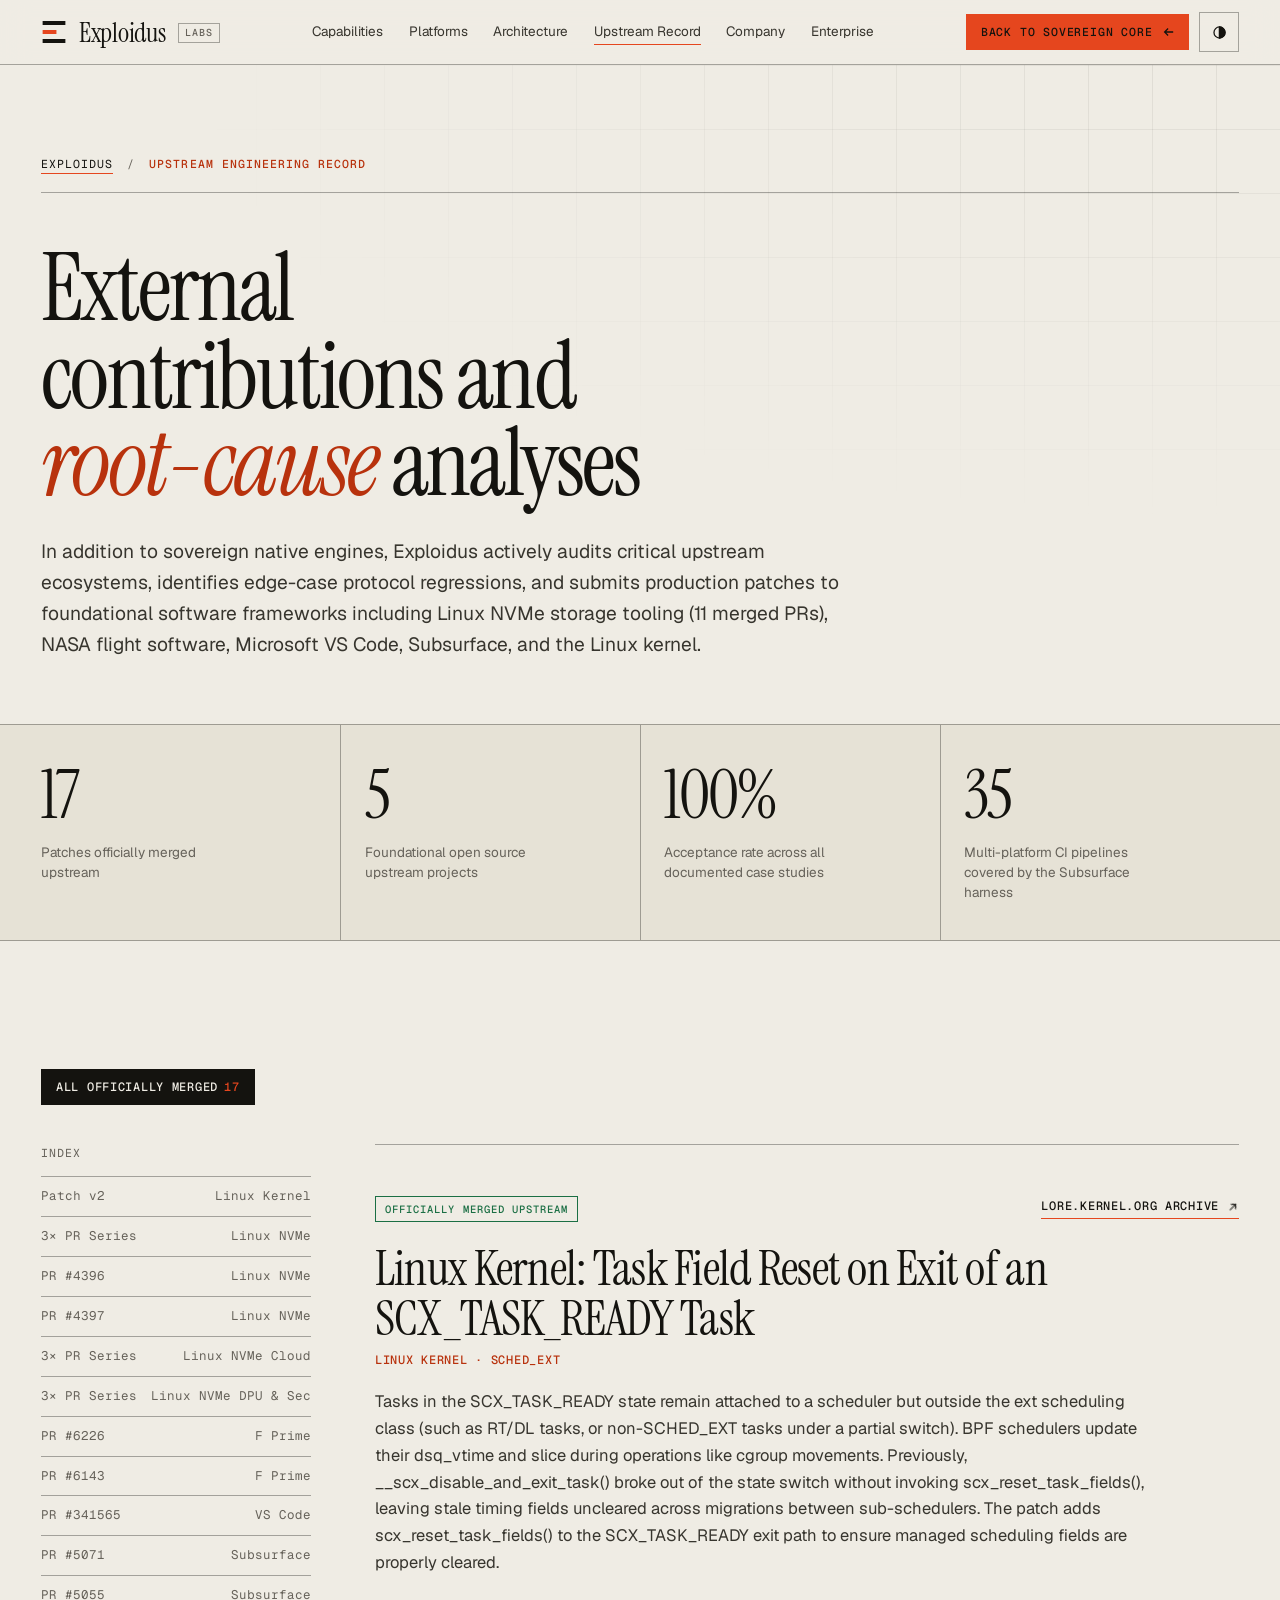
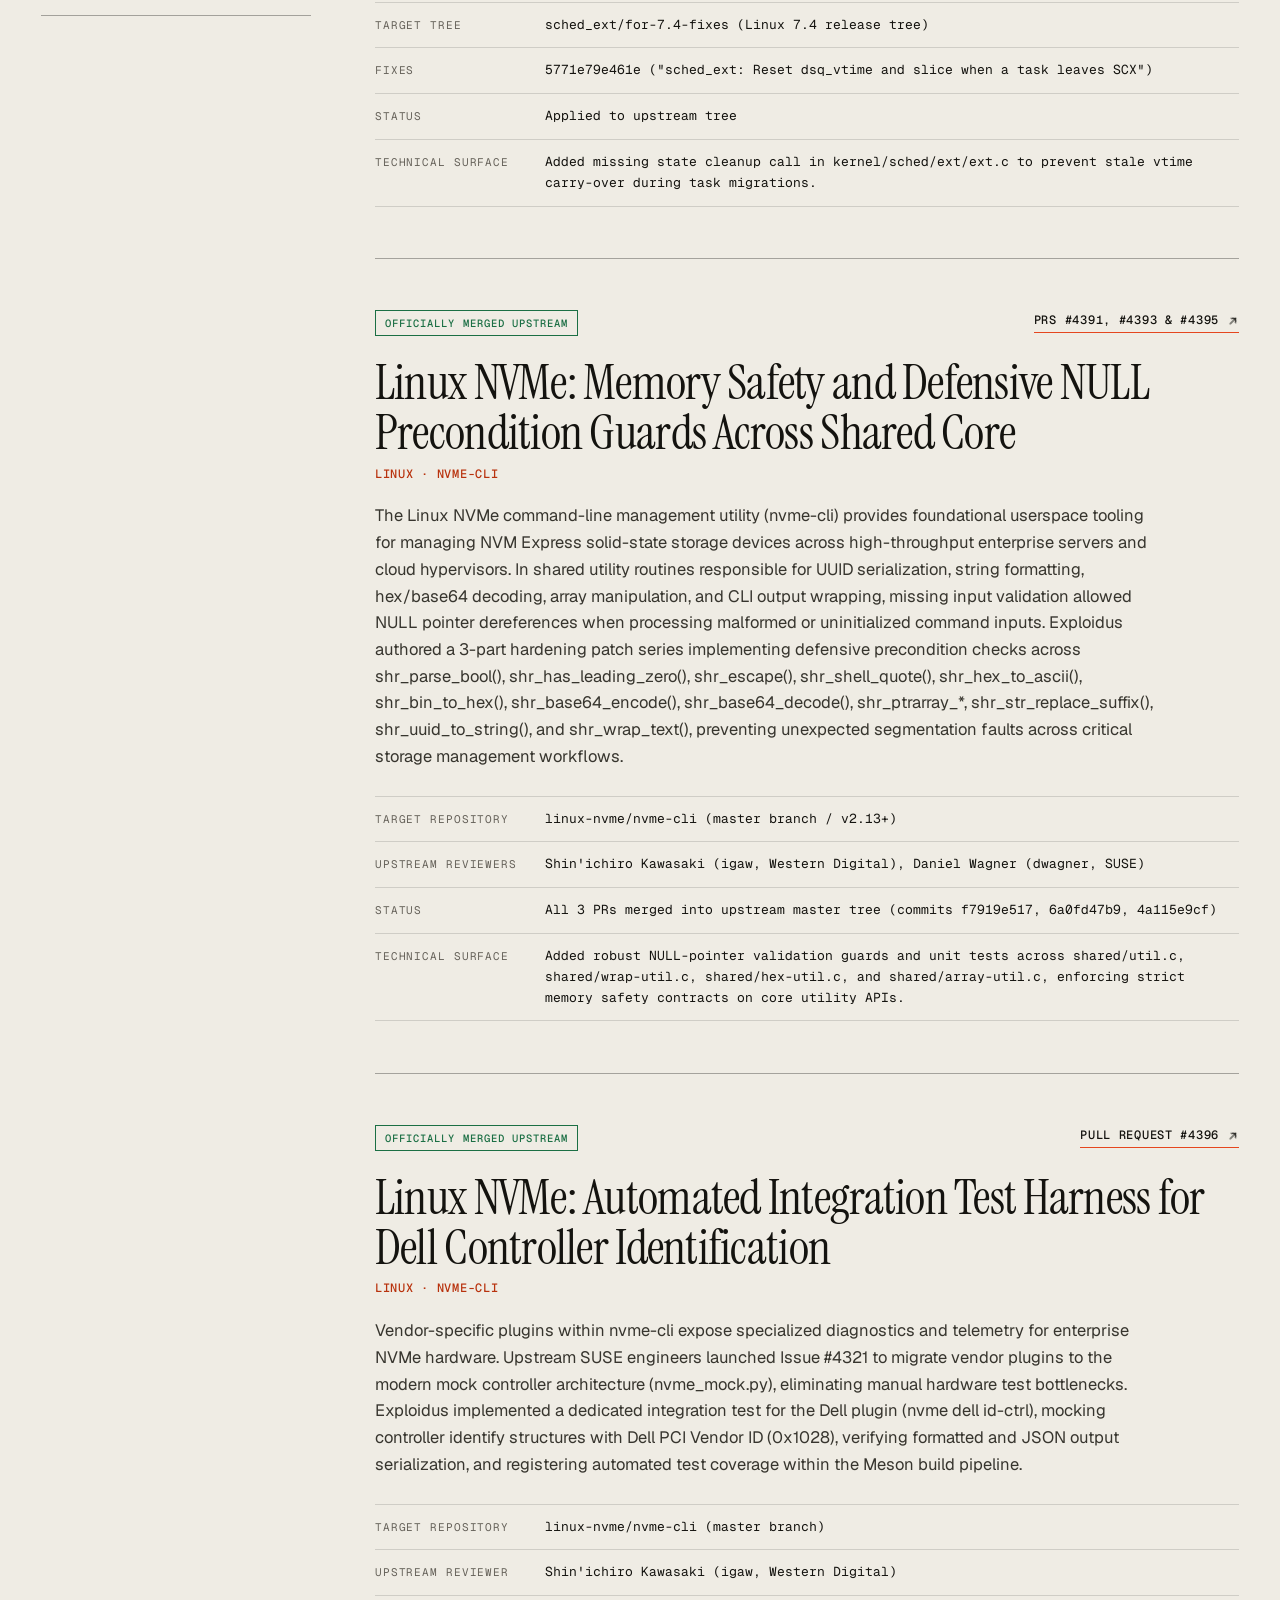
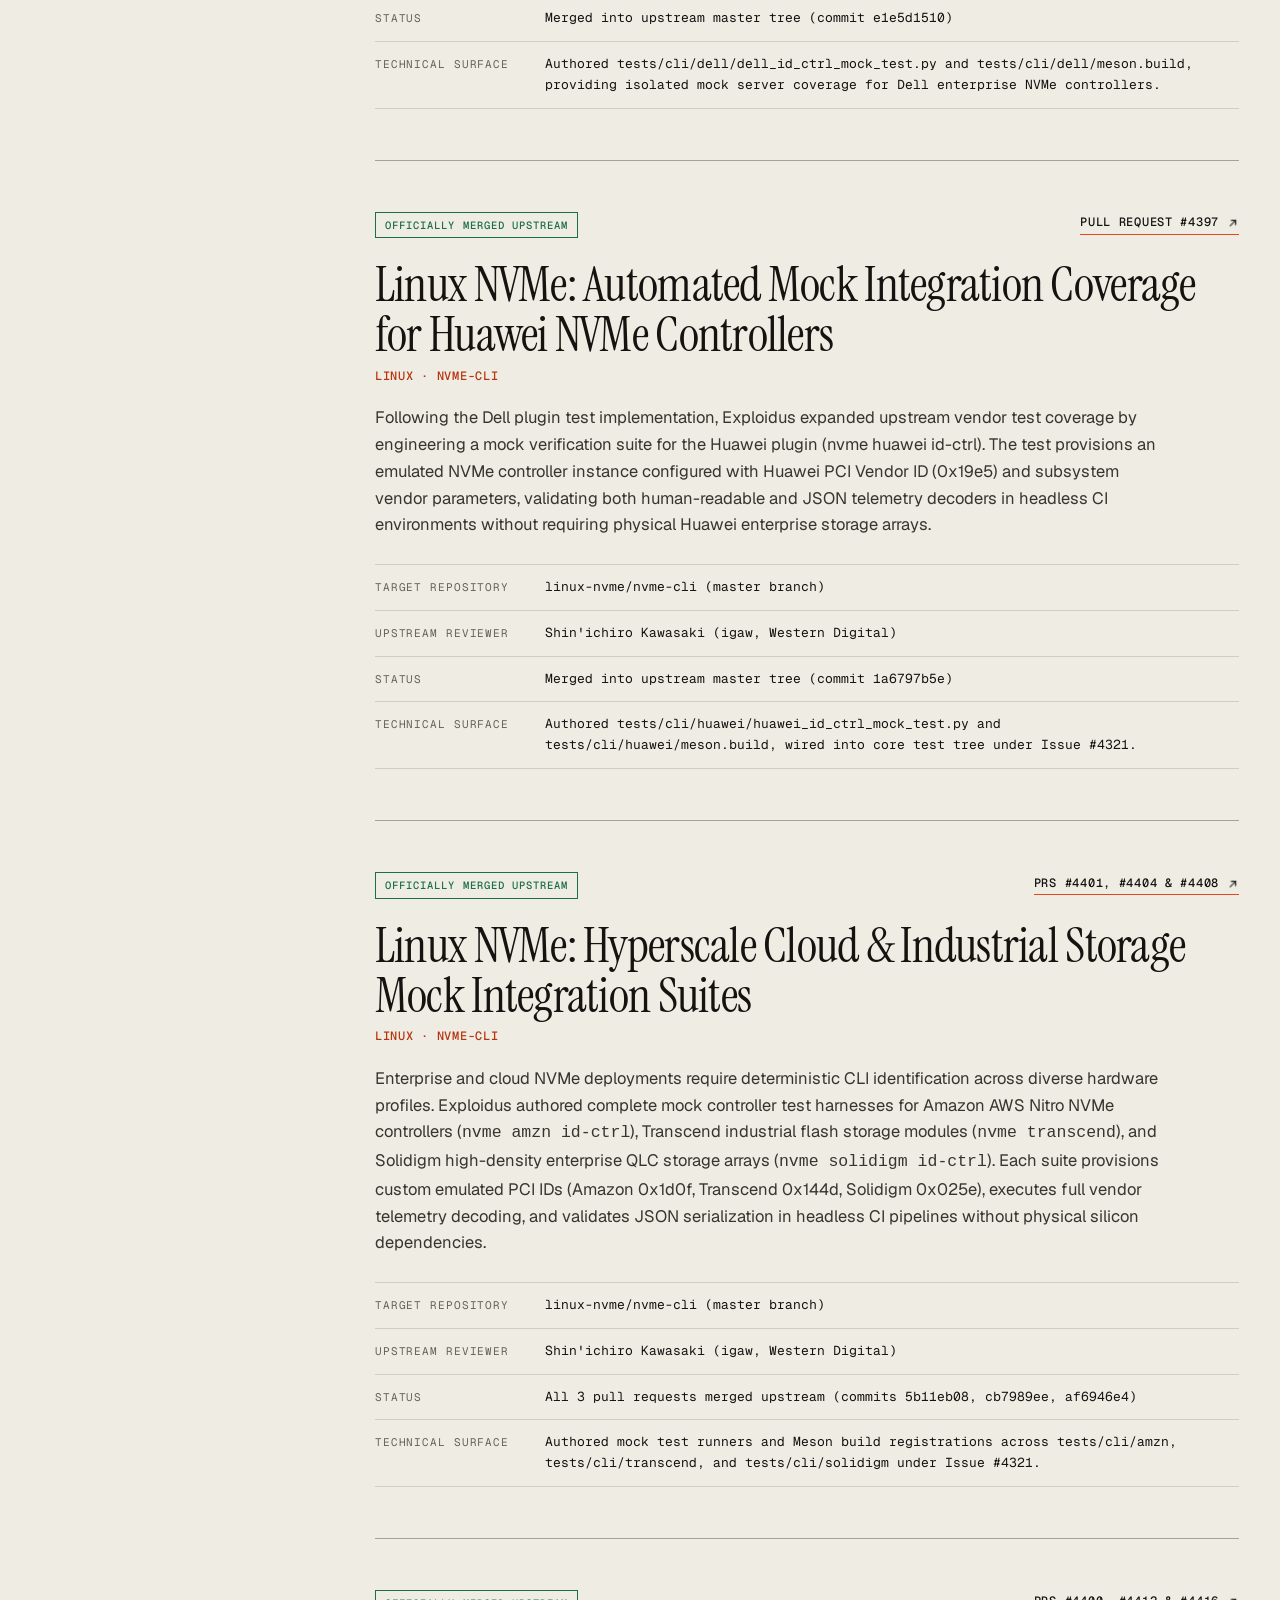
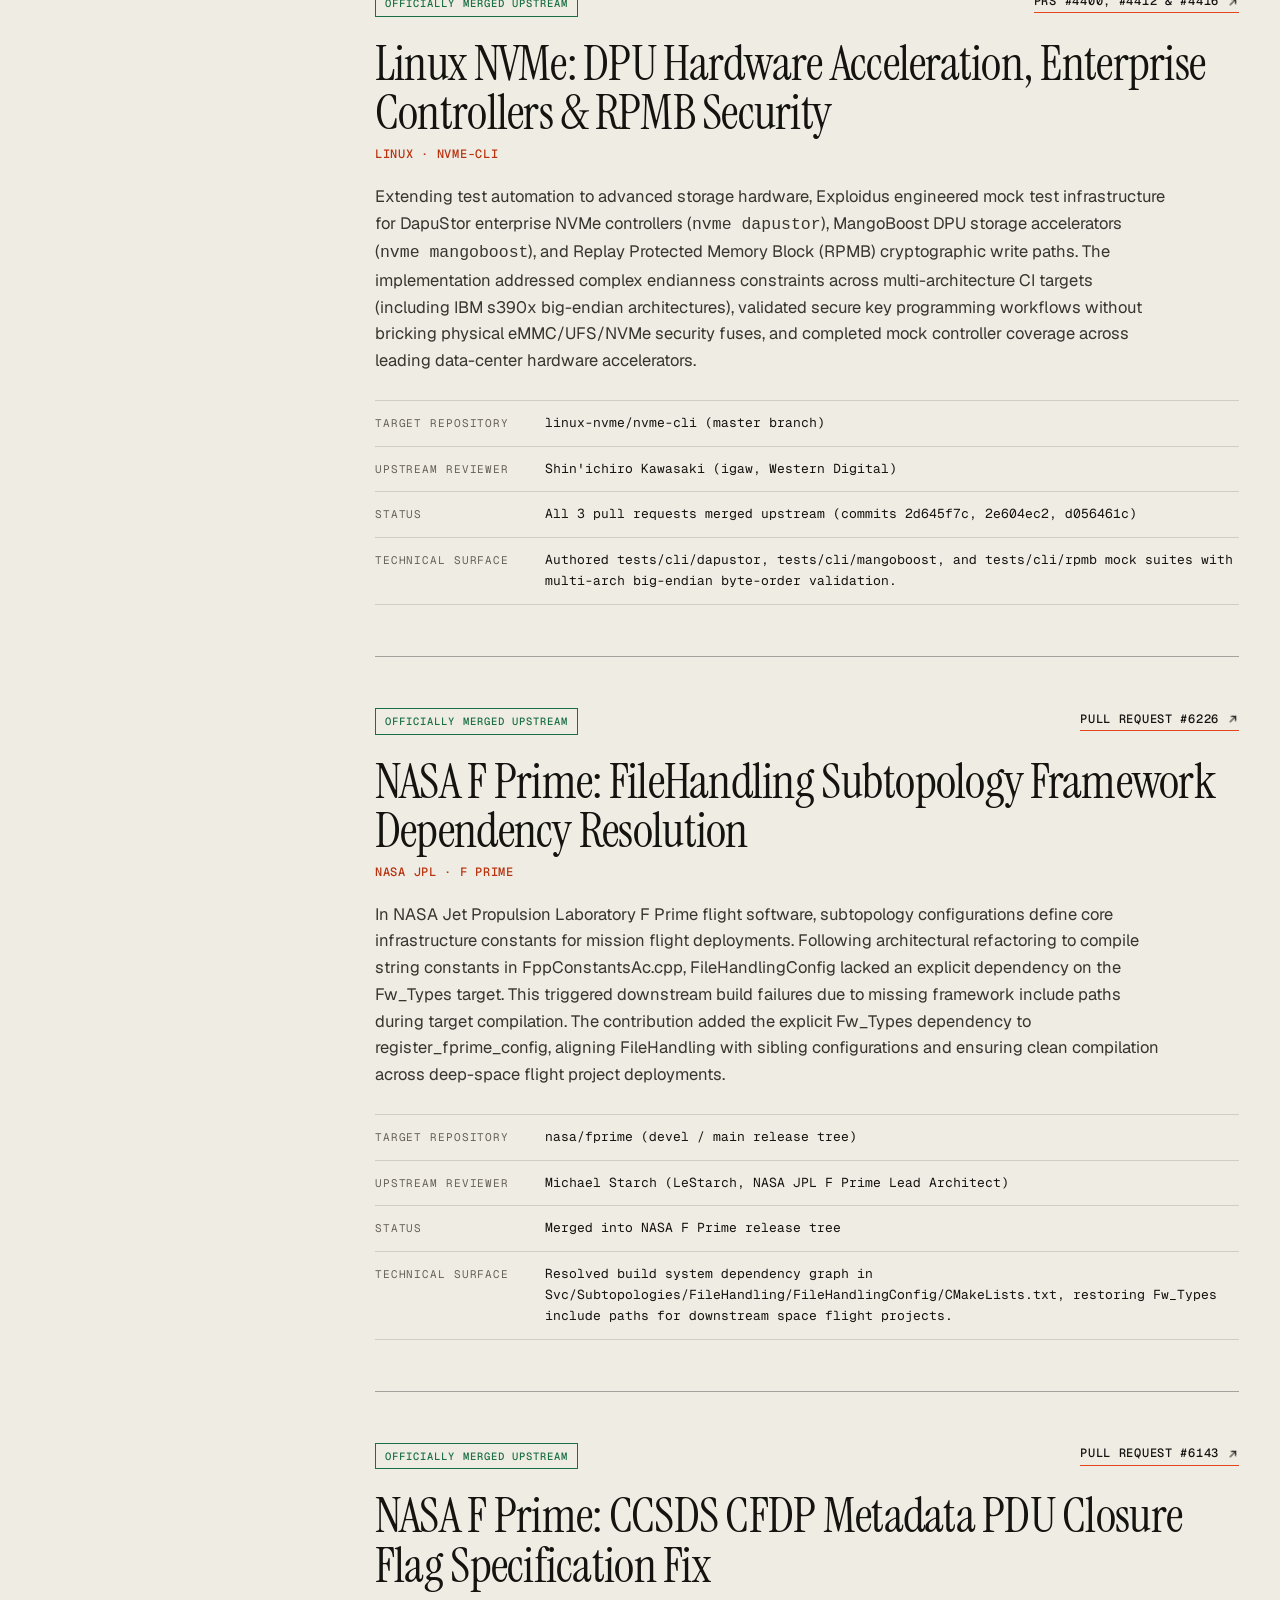
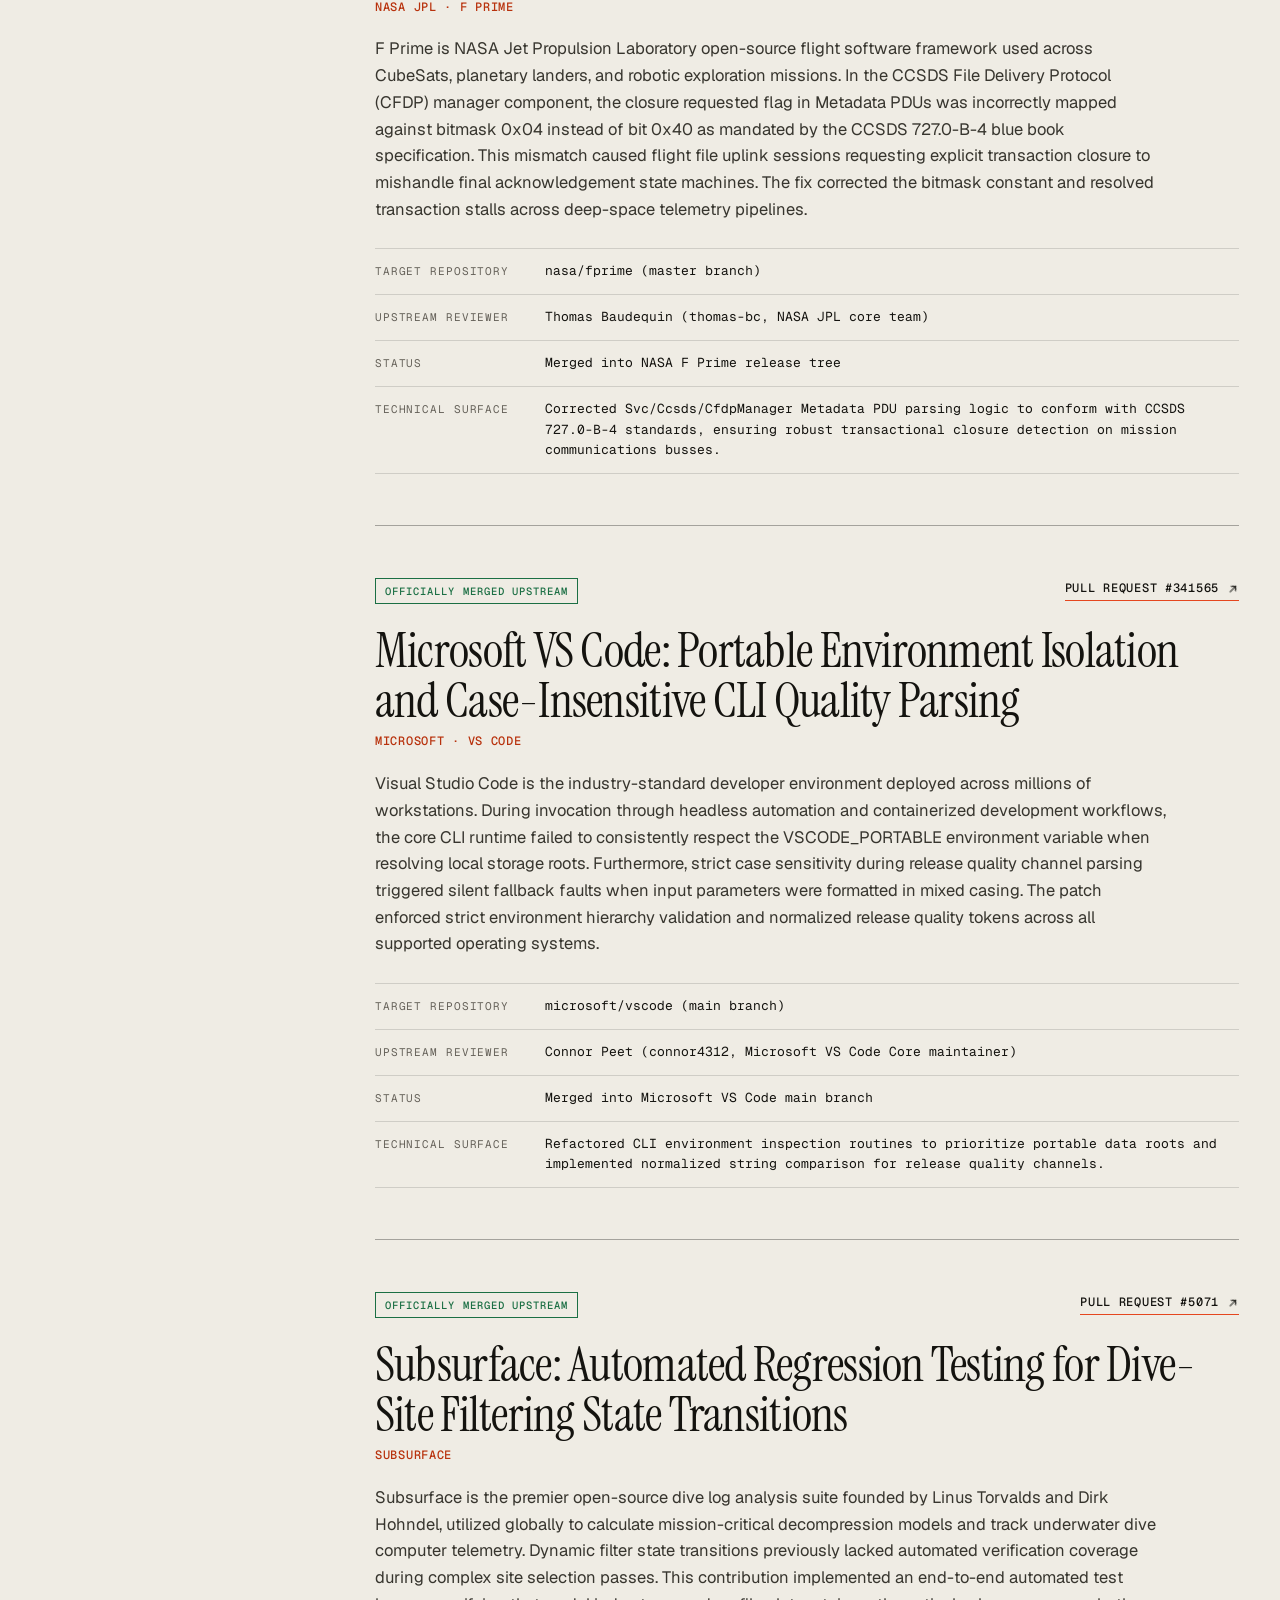
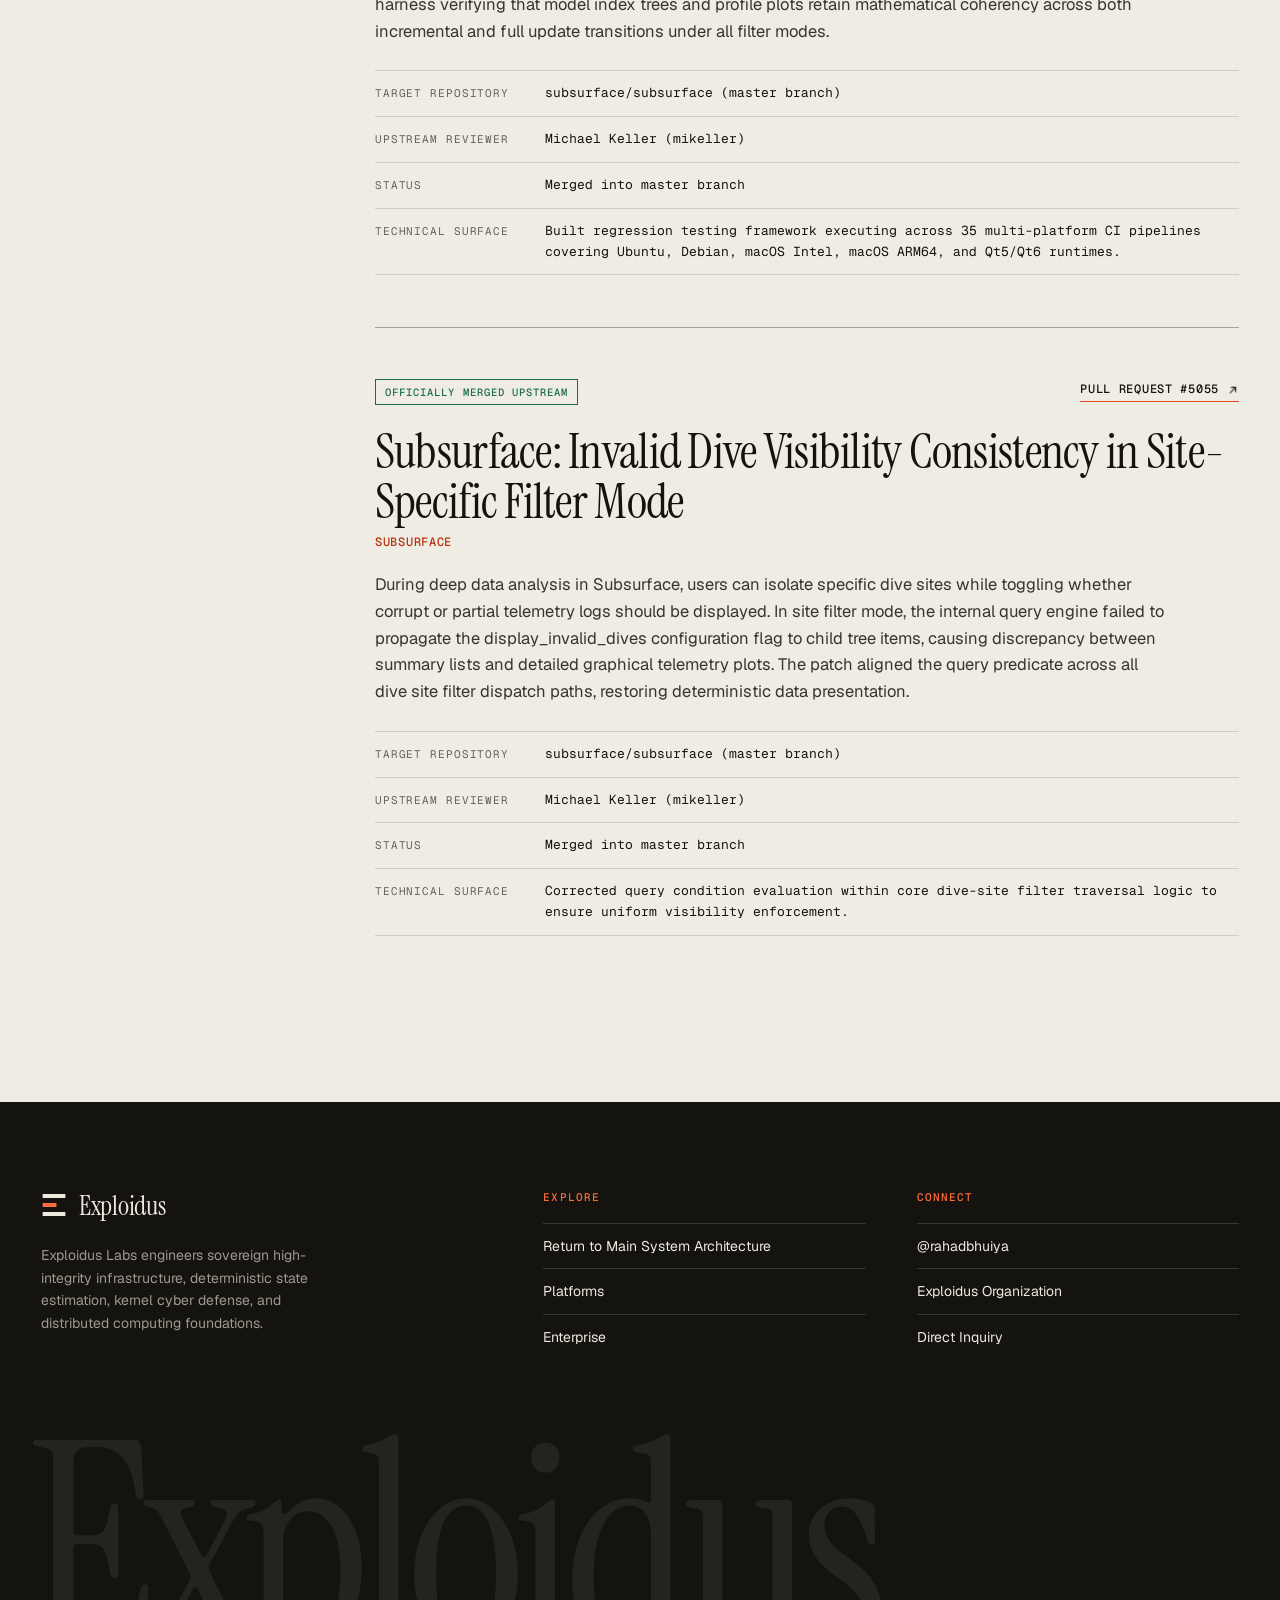
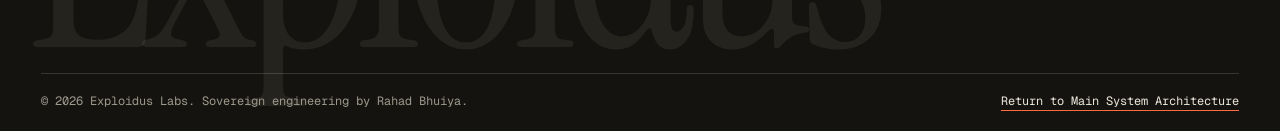
<file: contributions.html>
<!DOCTYPE html>
<html lang="en">
<head>
  <meta charset="UTF-8">
  <meta name="viewport" content="width=device-width, initial-scale=1.0">
  <title>Upstream Engineering Case Studies | Exploidus</title>
  <meta name="description" content="Technical record of upstream open source contributions, bug investigations, and kernel patches authored by Exploidus and Rahad Bhuiya across NASA, Microsoft, Subsurface, and Linux.">
  <link rel="canonical" href="https://exploidus.com/contributions.html">
  <meta name="robots" content="index, follow">
  <meta name="theme-color" content="#EFECE4" media="(prefers-color-scheme: light)">
  <meta name="theme-color" content="#0F0E0B" media="(prefers-color-scheme: dark)">
  <link rel="icon" href="data:image/svg+xml,<svg xmlns='http://www.w3.org/2000/svg' viewBox='0 0 32 32'><rect width='32' height='32' fill='%2314130F'/><path d='M7 8h18M7 24h18' stroke='%23EDE9DE' stroke-width='4'/><path d='M7 16h11' stroke='%23FF6B3D' stroke-width='4'/></svg>">
  <link rel="preload" href="assets/fonts/instrument-serif-latin-400-normal.woff2" as="font" type="font/woff2" crossorigin>
  <link rel="preload" href="assets/fonts/geist-latin-wght-normal.woff2" as="font" type="font/woff2" crossorigin>
  <link rel="stylesheet" href="assets/css/style.css">
  <script>try{var t=localStorage.getItem('exploidus-theme');if(t==='light'||t==='dark')document.documentElement.setAttribute('data-theme',t)}catch(e){}</script>
</head>
<body>
  <a class="skip" href="#main">Skip to content</a>

  <header class="nav">
    <div class="wrap nav-in">
      <a href="index.html" class="brand" aria-label="Exploidus home">
        <svg viewBox="0 0 32 32" aria-hidden="true"><path d="M2 5h28M2 27h28" stroke="currentColor" stroke-width="5"/><path d="M2 16h17" stroke="var(--accent)" stroke-width="5"/></svg>
        Exploidus <small>LABS</small>
      </a>
      <nav class="nav-links" aria-label="Primary">
        <a href="index.html#capabilities">Capabilities</a>
        <a href="index.html#native-systems">Platforms</a>
        <a href="index.html#architecture">Architecture</a>
        <a href="contributions.html" aria-current="page">Upstream Record</a>
        <a href="index.html#company">Company</a>
        <a href="index.html#licensing">Enterprise</a>
      </nav>
      <div class="nav-act">
        <a class="btn sm pri" href="index.html">Back to Sovereign Core <i class="arr l"></i></a>
        <button class="icon-btn" type="button" id="themeBtn" aria-label="Toggle light / dark theme">
          <svg viewBox="0 0 20 20" fill="none" stroke="currentColor" stroke-width="1.5"><circle cx="10" cy="10" r="6.5"/><path d="M10 3.5v13"/><path d="M10 3.5a6.5 6.5 0 0 1 0 13z" fill="currentColor"/></svg>
        </button>
        <button class="icon-btn menu-btn" type="button" id="menuBtn" aria-label="Open menu" aria-expanded="false" aria-controls="mnav">
          <svg viewBox="0 0 20 20" fill="none" stroke="currentColor" stroke-width="1.6"><path d="M3 6h14M3 14h14"/></svg>
        </button>
      </div>
    </div>
  </header>

  <div class="mnav" id="mnav">
    <a class="big" href="index.html#capabilities">Capabilities <i class="arr"></i></a>
    <a class="big" href="index.html#native-systems">Platforms <i class="arr"></i></a>
    <a class="big" href="index.html#architecture">Architecture <i class="arr"></i></a>
    <a class="big" href="contributions.html">Upstream Record <i class="arr"></i></a>
    <a class="big" href="index.html#company">Company <i class="arr"></i></a>
    <a class="big" href="index.html#licensing">Enterprise <i class="arr"></i></a>
    <a class="btn pri block" href="index.html">Back to Sovereign Core</a>
  </div>

  <main id="main">
    <section class="page-hero">
      <div class="wrap">
        <div class="crumb lbl"><a href="index.html">Exploidus</a><span>/</span><b>Upstream Engineering Record</b></div>
        <h1>External contributions and <em>root-cause</em> analyses</h1>
        <p class="lead">In addition to sovereign native engines, Exploidus actively audits critical upstream ecosystems, identifies edge-case protocol regressions, and submits production patches to foundational software frameworks including Linux NVMe storage tooling (11 merged PRs), NASA flight software, Microsoft VS Code, Subsurface, and the Linux kernel.</p>
      </div>
    </section>

    <section class="figs" aria-label="Record summary">
      <div class="wrap figs-grid four">
        <div class="fig"><div class="fig-v">17</div><p class="fig-d">Patches officially merged upstream</p></div>
        <div class="fig"><div class="fig-v">5</div><p class="fig-d">Foundational open source upstream projects</p></div>
        <div class="fig"><div class="fig-v">100%</div><p class="fig-d">Acceptance rate across all documented case studies</p></div>
        <div class="fig"><div class="fig-v">35</div><p class="fig-d">Multi-platform CI pipelines covered by the Subsurface harness</p></div>
      </div>
    </section>

    <section class="sec" style="border-top:0;padding-bottom:0">
      <div class="wrap">
        <div class="chips" role="group" aria-label="Filter case studies">
          <button class="chip" type="button" data-f="all" aria-pressed="true">All Officially Merged<i>17</i></button>
        </div>
      </div>
    </section>

    <div class="wrap ledger">
      <nav class="toc" aria-label="Case studies"><span class="lbl">Index</span><a href="#patch-scx-ready" data-g="merged"><span>Patch v2</span><span>Linux Kernel</span></a><a href="#pr-nvme-hardening" data-g="merged"><span>3× PR Series</span><span>Linux NVMe</span></a><a href="#pr-4396" data-g="merged"><span>PR #4396</span><span>Linux NVMe</span></a><a href="#pr-4397" data-g="merged"><span>PR #4397</span><span>Linux NVMe</span></a><a href="#pr-nvme-cloud" data-g="merged"><span>3× PR Series</span><span>Linux NVMe Cloud</span></a><a href="#pr-nvme-accel" data-g="merged"><span>3× PR Series</span><span>Linux NVMe DPU &amp; Sec</span></a><a href="#pr-6226" data-g="merged"><span>PR #6226</span><span>F Prime</span></a><a href="#pr-6143" data-g="merged"><span>PR #6143</span><span>F Prime</span></a><a href="#pr-341565" data-g="merged"><span>PR #341565</span><span>VS Code</span></a><a href="#pr-5071" data-g="merged"><span>PR #5071</span><span>Subsurface</span></a><a href="#pr-5055" data-g="merged"><span>PR #5055</span><span>Subsurface</span></a></nav>
      <div>
        <article class="case rv" id="patch-scx-ready" data-g="merged">
          <div class="case-top"><span class="status">Officially merged upstream</span><a class="tlink" href="https://lore.kernel.org/sched-ext/20261106180353.457-1-rahadbhuiya2021@gmail.com/" target="_blank" rel="noopener">lore.kernel.org Archive <i class="arr ne"></i></a></div>
          <h2>Linux Kernel: Task Field Reset on Exit of an SCX_TASK_READY Task</h2>
          <div class="proj">Linux Kernel · sched_ext</div>
          <p>Tasks in the SCX_TASK_READY state remain attached to a scheduler but outside the ext scheduling class (such as RT/DL tasks, or non-SCHED_EXT tasks under a partial switch). BPF schedulers update their dsq_vtime and slice during operations like cgroup movements. Previously, __scx_disable_and_exit_task() broke out of the state switch without invoking scx_reset_task_fields(), leaving stale timing fields uncleared across migrations between sub-schedulers. The patch adds scx_reset_task_fields() to the SCX_TASK_READY exit path to ensure managed scheduling fields are properly cleared.</p>
          <dl><dt>Target Tree</dt><dd>sched_ext/for-7.4-fixes (Linux 7.4 release tree)</dd><dt>Fixes</dt><dd>5771e79e461e ("sched_ext: Reset dsq_vtime and slice when a task leaves SCX")</dd><dt>Status</dt><dd>Applied to upstream tree</dd><dt>Technical Surface</dt><dd>Added missing state cleanup call in kernel/sched/ext/ext.c to prevent stale vtime carry-over during task migrations.</dd></dl>
        </article>
        <article class="case rv" id="pr-nvme-hardening" data-g="merged">
          <div class="case-top"><span class="status">Officially merged upstream</span><a class="tlink" href="https://github.com/linux-nvme/nvme-cli/pulls?q=is%3Apr+author%3Arahadbhuiya+is%3Amerged" target="_blank" rel="noopener">PRs #4391, #4393 &amp; #4395 <i class="arr ne"></i></a></div>
          <h2>Linux NVMe: Memory Safety and Defensive NULL Precondition Guards Across Shared Core</h2>
          <div class="proj">Linux · nvme-cli</div>
          <p>The Linux NVMe command-line management utility (nvme-cli) provides foundational userspace tooling for managing NVM Express solid-state storage devices across high-throughput enterprise servers and cloud hypervisors. In shared utility routines responsible for UUID serialization, string formatting, hex/base64 decoding, array manipulation, and CLI output wrapping, missing input validation allowed NULL pointer dereferences when processing malformed or uninitialized command inputs. Exploidus authored a 3-part hardening patch series implementing defensive precondition checks across shr_parse_bool(), shr_has_leading_zero(), shr_escape(), shr_shell_quote(), shr_hex_to_ascii(), shr_bin_to_hex(), shr_base64_encode(), shr_base64_decode(), shr_ptrarray_*, shr_str_replace_suffix(), shr_uuid_to_string(), and shr_wrap_text(), preventing unexpected segmentation faults across critical storage management workflows.</p>
          <dl><dt>Target Repository</dt><dd>linux-nvme/nvme-cli (master branch / v2.13+)</dd><dt>Upstream Reviewers</dt><dd>Shin'ichiro Kawasaki (igaw, Western Digital), Daniel Wagner (dwagner, SUSE)</dd><dt>Status</dt><dd>All 3 PRs merged into upstream master tree (commits f7919e517, 6a0fd47b9, 4a115e9cf)</dd><dt>Technical Surface</dt><dd>Added robust NULL-pointer validation guards and unit tests across shared/util.c, shared/wrap-util.c, shared/hex-util.c, and shared/array-util.c, enforcing strict memory safety contracts on core utility APIs.</dd></dl>
        </article>
        <article class="case rv" id="pr-4396" data-g="merged">
          <div class="case-top"><span class="status">Officially merged upstream</span><a class="tlink" href="https://github.com/linux-nvme/nvme-cli/pull/4396" target="_blank" rel="noopener">Pull Request #4396 <i class="arr ne"></i></a></div>
          <h2>Linux NVMe: Automated Integration Test Harness for Dell Controller Identification</h2>
          <div class="proj">Linux · nvme-cli</div>
          <p>Vendor-specific plugins within nvme-cli expose specialized diagnostics and telemetry for enterprise NVMe hardware. Upstream SUSE engineers launched Issue #4321 to migrate vendor plugins to the modern mock controller architecture (nvme_mock.py), eliminating manual hardware test bottlenecks. Exploidus implemented a dedicated integration test for the Dell plugin (nvme dell id-ctrl), mocking controller identify structures with Dell PCI Vendor ID (0x1028), verifying formatted and JSON output serialization, and registering automated test coverage within the Meson build pipeline.</p>
          <dl><dt>Target Repository</dt><dd>linux-nvme/nvme-cli (master branch)</dd><dt>Upstream Reviewer</dt><dd>Shin'ichiro Kawasaki (igaw, Western Digital)</dd><dt>Status</dt><dd>Merged into upstream master tree (commit e1e5d1510)</dd><dt>Technical Surface</dt><dd>Authored tests/cli/dell/dell_id_ctrl_mock_test.py and tests/cli/dell/meson.build, providing isolated mock server coverage for Dell enterprise NVMe controllers.</dd></dl>
        </article>
        <article class="case rv" id="pr-4397" data-g="merged">
          <div class="case-top"><span class="status">Officially merged upstream</span><a class="tlink" href="https://github.com/linux-nvme/nvme-cli/pull/4397" target="_blank" rel="noopener">Pull Request #4397 <i class="arr ne"></i></a></div>
          <h2>Linux NVMe: Automated Mock Integration Coverage for Huawei NVMe Controllers</h2>
          <div class="proj">Linux · nvme-cli</div>
          <p>Following the Dell plugin test implementation, Exploidus expanded upstream vendor test coverage by engineering a mock verification suite for the Huawei plugin (nvme huawei id-ctrl). The test provisions an emulated NVMe controller instance configured with Huawei PCI Vendor ID (0x19e5) and subsystem vendor parameters, validating both human-readable and JSON telemetry decoders in headless CI environments without requiring physical Huawei enterprise storage arrays.</p>
          <dl><dt>Target Repository</dt><dd>linux-nvme/nvme-cli (master branch)</dd><dt>Upstream Reviewer</dt><dd>Shin'ichiro Kawasaki (igaw, Western Digital)</dd><dt>Status</dt><dd>Merged into upstream master tree (commit 1a6797b5e)</dd><dt>Technical Surface</dt><dd>Authored tests/cli/huawei/huawei_id_ctrl_mock_test.py and tests/cli/huawei/meson.build, wired into core test tree under Issue #4321.</dd></dl>
        </article>
        <article class="case rv" id="pr-nvme-cloud" data-g="merged">
          <div class="case-top"><span class="status">Officially merged upstream</span><a class="tlink" href="https://github.com/linux-nvme/nvme-cli/pulls?q=is%3Apr+author%3Arahadbhuiya+is%3Amerged" target="_blank" rel="noopener">PRs #4401, #4404 &amp; #4408 <i class="arr ne"></i></a></div>
          <h2>Linux NVMe: Hyperscale Cloud &amp; Industrial Storage Mock Integration Suites</h2>
          <div class="proj">Linux · nvme-cli</div>
          <p>Enterprise and cloud NVMe deployments require deterministic CLI identification across diverse hardware profiles. Exploidus authored complete mock controller test harnesses for Amazon AWS Nitro NVMe controllers (<code>nvme amzn id-ctrl</code>), Transcend industrial flash storage modules (<code>nvme transcend</code>), and Solidigm high-density enterprise QLC storage arrays (<code>nvme solidigm id-ctrl</code>). Each suite provisions custom emulated PCI IDs (Amazon 0x1d0f, Transcend 0x144d, Solidigm 0x025e), executes full vendor telemetry decoding, and validates JSON serialization in headless CI pipelines without physical silicon dependencies.</p>
          <dl><dt>Target Repository</dt><dd>linux-nvme/nvme-cli (master branch)</dd><dt>Upstream Reviewer</dt><dd>Shin'ichiro Kawasaki (igaw, Western Digital)</dd><dt>Status</dt><dd>All 3 pull requests merged upstream (commits 5b11eb08, cb7989ee, af6946e4)</dd><dt>Technical Surface</dt><dd>Authored mock test runners and Meson build registrations across tests/cli/amzn, tests/cli/transcend, and tests/cli/solidigm under Issue #4321.</dd></dl>
        </article>
        <article class="case rv" id="pr-nvme-accel" data-g="merged">
          <div class="case-top"><span class="status">Officially merged upstream</span><a class="tlink" href="https://github.com/linux-nvme/nvme-cli/pulls?q=is%3Apr+author%3Arahadbhuiya+is%3Amerged" target="_blank" rel="noopener">PRs #4400, #4412 &amp; #4416 <i class="arr ne"></i></a></div>
          <h2>Linux NVMe: DPU Hardware Acceleration, Enterprise Controllers &amp; RPMB Security</h2>
          <div class="proj">Linux · nvme-cli</div>
          <p>Extending test automation to advanced storage hardware, Exploidus engineered mock test infrastructure for DapuStor enterprise NVMe controllers (<code>nvme dapustor</code>), MangoBoost DPU storage accelerators (<code>nvme mangoboost</code>), and Replay Protected Memory Block (RPMB) cryptographic write paths. The implementation addressed complex endianness constraints across multi-architecture CI targets (including IBM s390x big-endian architectures), validated secure key programming workflows without bricking physical eMMC/UFS/NVMe security fuses, and completed mock controller coverage across leading data-center hardware accelerators.</p>
          <dl><dt>Target Repository</dt><dd>linux-nvme/nvme-cli (master branch)</dd><dt>Upstream Reviewer</dt><dd>Shin'ichiro Kawasaki (igaw, Western Digital)</dd><dt>Status</dt><dd>All 3 pull requests merged upstream (commits 2d645f7c, 2e604ec2, d056461c)</dd><dt>Technical Surface</dt><dd>Authored tests/cli/dapustor, tests/cli/mangoboost, and tests/cli/rpmb mock suites with multi-arch big-endian byte-order validation.</dd></dl>
        </article>
        <article class="case rv" id="pr-6226" data-g="merged">
          <div class="case-top"><span class="status">Officially merged upstream</span><a class="tlink" href="https://github.com/nasa/fprime/pull/6226" target="_blank" rel="noopener">Pull Request #6226 <i class="arr ne"></i></a></div>
          <h2>NASA F Prime: FileHandling Subtopology Framework Dependency Resolution</h2>
          <div class="proj">NASA JPL · F Prime</div>
          <p>In NASA Jet Propulsion Laboratory F Prime flight software, subtopology configurations define core infrastructure constants for mission flight deployments. Following architectural refactoring to compile string constants in FppConstantsAc.cpp, FileHandlingConfig lacked an explicit dependency on the Fw_Types target. This triggered downstream build failures due to missing framework include paths during target compilation. The contribution added the explicit Fw_Types dependency to register_fprime_config, aligning FileHandling with sibling configurations and ensuring clean compilation across deep-space flight project deployments.</p>
          <dl><dt>Target Repository</dt><dd>nasa/fprime (devel / main release tree)</dd><dt>Upstream Reviewer</dt><dd>Michael Starch (LeStarch, NASA JPL F Prime Lead Architect)</dd><dt>Status</dt><dd>Merged into NASA F Prime release tree</dd><dt>Technical Surface</dt><dd>Resolved build system dependency graph in Svc/Subtopologies/FileHandling/FileHandlingConfig/CMakeLists.txt, restoring Fw_Types include paths for downstream space flight projects.</dd></dl>
        </article>
        <article class="case rv" id="pr-6143" data-g="merged">
          <div class="case-top"><span class="status">Officially merged upstream</span><a class="tlink" href="https://github.com/nasa/fprime/pull/6143" target="_blank" rel="noopener">Pull Request #6143 <i class="arr ne"></i></a></div>
          <h2>NASA F Prime: CCSDS CFDP Metadata PDU Closure Flag Specification Fix</h2>
          <div class="proj">NASA JPL · F Prime</div>
          <p>F Prime is NASA Jet Propulsion Laboratory open-source flight software framework used across CubeSats, planetary landers, and robotic exploration missions. In the CCSDS File Delivery Protocol (CFDP) manager component, the closure requested flag in Metadata PDUs was incorrectly mapped against bitmask 0x04 instead of bit 0x40 as mandated by the CCSDS 727.0-B-4 blue book specification. This mismatch caused flight file uplink sessions requesting explicit transaction closure to mishandle final acknowledgement state machines. The fix corrected the bitmask constant and resolved transaction stalls across deep-space telemetry pipelines.</p>
          <dl><dt>Target Repository</dt><dd>nasa/fprime (master branch)</dd><dt>Upstream Reviewer</dt><dd>Thomas Baudequin (thomas-bc, NASA JPL core team)</dd><dt>Status</dt><dd>Merged into NASA F Prime release tree</dd><dt>Technical Surface</dt><dd>Corrected Svc/Ccsds/CfdpManager Metadata PDU parsing logic to conform with CCSDS 727.0-B-4 standards, ensuring robust transactional closure detection on mission communications busses.</dd></dl>
        </article>
        <article class="case rv" id="pr-341565" data-g="merged">
          <div class="case-top"><span class="status">Officially merged upstream</span><a class="tlink" href="https://github.com/microsoft/vscode/pull/341565" target="_blank" rel="noopener">Pull Request #341565 <i class="arr ne"></i></a></div>
          <h2>Microsoft VS Code: Portable Environment Isolation and Case-Insensitive CLI Quality Parsing</h2>
          <div class="proj">Microsoft · VS Code</div>
          <p>Visual Studio Code is the industry-standard developer environment deployed across millions of workstations. During invocation through headless automation and containerized development workflows, the core CLI runtime failed to consistently respect the VSCODE_PORTABLE environment variable when resolving local storage roots. Furthermore, strict case sensitivity during release quality channel parsing triggered silent fallback faults when input parameters were formatted in mixed casing. The patch enforced strict environment hierarchy validation and normalized release quality tokens across all supported operating systems.</p>
          <dl><dt>Target Repository</dt><dd>microsoft/vscode (main branch)</dd><dt>Upstream Reviewer</dt><dd>Connor Peet (connor4312, Microsoft VS Code Core maintainer)</dd><dt>Status</dt><dd>Merged into Microsoft VS Code main branch</dd><dt>Technical Surface</dt><dd>Refactored CLI environment inspection routines to prioritize portable data roots and implemented normalized string comparison for release quality channels.</dd></dl>
        </article>
        <article class="case rv" id="pr-5071" data-g="merged">
          <div class="case-top"><span class="status">Officially merged upstream</span><a class="tlink" href="https://github.com/subsurface/subsurface/pull/5071" target="_blank" rel="noopener">Pull Request #5071 <i class="arr ne"></i></a></div>
          <h2>Subsurface: Automated Regression Testing for Dive-Site Filtering State Transitions</h2>
          <div class="proj">Subsurface</div>
          <p>Subsurface is the premier open-source dive log analysis suite founded by Linus Torvalds and Dirk Hohndel, utilized globally to calculate mission-critical decompression models and track underwater dive computer telemetry. Dynamic filter state transitions previously lacked automated verification coverage during complex site selection passes. This contribution implemented an end-to-end automated test harness verifying that model index trees and profile plots retain mathematical coherency across both incremental and full update transitions under all filter modes.</p>
          <dl><dt>Target Repository</dt><dd>subsurface/subsurface (master branch)</dd><dt>Upstream Reviewer</dt><dd>Michael Keller (mikeller)</dd><dt>Status</dt><dd>Merged into master branch</dd><dt>Technical Surface</dt><dd>Built regression testing framework executing across 35 multi-platform CI pipelines covering Ubuntu, Debian, macOS Intel, macOS ARM64, and Qt5/Qt6 runtimes.</dd></dl>
        </article>
        <article class="case rv" id="pr-5055" data-g="merged">
          <div class="case-top"><span class="status">Officially merged upstream</span><a class="tlink" href="https://github.com/subsurface/subsurface/pull/5055" target="_blank" rel="noopener">Pull Request #5055 <i class="arr ne"></i></a></div>
          <h2>Subsurface: Invalid Dive Visibility Consistency in Site-Specific Filter Mode</h2>
          <div class="proj">Subsurface</div>
          <p>During deep data analysis in Subsurface, users can isolate specific dive sites while toggling whether corrupt or partial telemetry logs should be displayed. In site filter mode, the internal query engine failed to propagate the display_invalid_dives configuration flag to child tree items, causing discrepancy between summary lists and detailed graphical telemetry plots. The patch aligned the query predicate across all dive site filter dispatch paths, restoring deterministic data presentation.</p>
          <dl><dt>Target Repository</dt><dd>subsurface/subsurface (master branch)</dd><dt>Upstream Reviewer</dt><dd>Michael Keller (mikeller)</dd><dt>Status</dt><dd>Merged into master branch</dd><dt>Technical Surface</dt><dd>Corrected query condition evaluation within core dive-site filter traversal logic to ensure uniform visibility enforcement.</dd></dl>
        </article>
      </div>
    </div>
  </main>

  <footer class="foot on-dark">
    <div class="wrap">
      <div class="foot-grid three">
        <div>
          <a href="index.html" class="brand"><svg viewBox="0 0 32 32" aria-hidden="true"><path d="M2 5h28M2 27h28" stroke="currentColor" stroke-width="5"/><path d="M2 16h17" stroke="var(--panel-accent)" stroke-width="5"/></svg>Exploidus</a>
          <p>Exploidus Labs engineers sovereign high-integrity infrastructure, deterministic state estimation, kernel cyber defense, and distributed computing foundations.</p>
        </div>
        <div><h5>Explore</h5><ul>
          <li><a href="index.html">Return to Main System Architecture</a></li>
          <li><a href="index.html#native-systems">Platforms</a></li>
          <li><a href="index.html#licensing">Enterprise</a></li></ul></div>
        <div><h5>Connect</h5><ul>
          <li><a href="https://github.com/rahadbhuiya" target="_blank" rel="noopener">@rahadbhuiya</a></li>
          <li><a href="https://github.com/Exploidus" target="_blank" rel="noopener">Exploidus Organization</a></li>
          <li><a href="mailto:rahadbhuiya2021@gmail.com">Direct Inquiry</a></li></ul></div>
      </div>
    </div>
    <div class="foot-mark" aria-hidden="true">&nbsp;Exploidus</div>
    <div class="wrap"><div class="foot-base"><span>&copy; 2026 Exploidus Labs. Sovereign engineering by Rahad Bhuiya.</span><a href="index.html">Return to Main System Architecture</a></div></div>
  </footer>

  <script src="assets/js/main.js" defer></script>
</body>
</html>
</file>
<file: assets/css/style.css>
/* ==========================================================================
   EXPLOIDUS — Technical Bulletin design system
   paper / ink / vermilion · Instrument Serif + Geist + Geist Mono
   ========================================================================== */

@font-face {
  font-family: "Instrument Serif";
  src: url("../fonts/instrument-serif-latin-400-normal.woff2") format("woff2");
  font-weight: 400; font-style: normal; font-display: swap;
}
@font-face {
  font-family: "Instrument Serif";
  src: url("../fonts/instrument-serif-latin-400-italic.woff2") format("woff2");
  font-weight: 400; font-style: italic; font-display: swap;
}
@font-face {
  font-family: "Geist";
  src: url("../fonts/geist-latin-wght-normal.woff2") format("woff2-variations"), url("../fonts/geist-latin-wght-normal.woff2") format("woff2");
  font-weight: 100 900; font-style: normal; font-display: swap;
}
@font-face {
  font-family: "Geist Mono";
  src: url("../fonts/geist-mono-latin-wght-normal.woff2") format("woff2-variations"), url("../fonts/geist-mono-latin-wght-normal.woff2") format("woff2");
  font-weight: 100 900; font-style: normal; font-display: swap;
}

/* ---------- tokens ---------- */
:root {
  --paper: #EFECE4;
  --paper-2: #E6E2D6;
  --paper-3: #D9D4C5;
  --ink: #14130F;
  --ink-2: #37352E;
  --mute: #66625A;
  --rule: rgba(20, 19, 15, .14);
  --rule-2: rgba(20, 19, 15, .34);
  --accent: #E5461E;
  --accent-ink: #B8320D;
  --ok: #1B6F44;

  /* instruments & inverted bands (always dark) */
  --panel: #14130F;
  --panel-ink: #EDE9DE;
  --panel-mute: #9D998C;
  --panel-line: rgba(237, 233, 222, .16);
  --panel-accent: #FF6B3D;
  --panel-ok: #6EE7A0;

  --serif: "Instrument Serif", "Iowan Old Style", "Palatino Linotype", Georgia, serif;
  --sans: "Geist", ui-sans-serif, system-ui, -apple-system, "Segoe UI", Roboto, sans-serif;
  --mono: "Geist Mono", ui-monospace, "SF Mono", Menlo, Consolas, monospace;

  --wrap: 1360px;
  --gut: clamp(18px, 3.2vw, 48px);
  --nav-h: 64px;

  --arrow: url("data:image/svg+xml,%3Csvg xmlns='http://www.w3.org/2000/svg' viewBox='0 0 16 16'%3E%3Cpath d='M2 8h11M8.5 3.5 13 8l-4.5 4.5' fill='none' stroke='black' stroke-width='1.6'/%3E%3C/svg%3E");
  --check: url("data:image/svg+xml,%3Csvg xmlns='http://www.w3.org/2000/svg' viewBox='0 0 16 16'%3E%3Cpath d='M2.5 8.5 6.5 12.5 13.5 4' fill='none' stroke='black' stroke-width='1.8'/%3E%3C/svg%3E");
  color-scheme: light;
}

@media (prefers-color-scheme: dark) {
  :root:not([data-theme="light"]) {
    --paper: #0F0E0B;
    --paper-2: #16150F;
    --paper-3: #1F1E17;
    --ink: #EDE9DE;
    --ink-2: #C9C5B8;
    --mute: #9B978B;
    --rule: rgba(237, 233, 222, .12);
    --rule-2: rgba(237, 233, 222, .30);
    --accent: #FF6B3D;
    --accent-ink: #FF8A63;
    --ok: #6EE7A0;
    --panel: #1A1914;
    color-scheme: dark;
  }
}
:root[data-theme="dark"] {
  --paper: #0F0E0B;
  --paper-2: #16150F;
  --paper-3: #1F1E17;
  --ink: #EDE9DE;
  --ink-2: #C9C5B8;
  --mute: #9B978B;
  --rule: rgba(237, 233, 222, .12);
  --rule-2: rgba(237, 233, 222, .30);
  --accent: #FF6B3D;
  --accent-ink: #FF8A63;
  --ok: #6EE7A0;
  --panel: #1A1914;
  color-scheme: dark;
}

/* ---------- base ---------- */
*, *::before, *::after { box-sizing: border-box; margin: 0; padding: 0; }
html { scroll-behavior: smooth; -webkit-text-size-adjust: 100%; }
body {
  background: var(--paper);
  color: var(--ink-2);
  font: 400 16.5px/1.62 var(--sans);
  -webkit-font-smoothing: antialiased;
  text-rendering: optimizeLegibility;
  overflow-x: hidden;
}
img, svg, canvas { display: block; max-width: 100%; }
a { color: inherit; text-decoration: none; }
button { font: inherit; color: inherit; background: none; border: 0; cursor: pointer; }
ul, ol { list-style: none; }
::selection { background: var(--accent); color: #14130F; }
:focus-visible { outline: 2px solid var(--accent); outline-offset: 3px; }
section[id], article[id] { scroll-margin-top: calc(var(--nav-h) + 12px); }

.wrap { max-width: var(--wrap); margin: 0 auto; padding: 0 var(--gut); }
.sr { position: absolute; width: 1px; height: 1px; overflow: hidden; clip: rect(0 0 0 0); white-space: nowrap; }
.skip { position: absolute; left: 12px; top: -60px; z-index: 200; background: var(--accent); color: #14130F; padding: 10px 14px; font: 600 13px var(--mono); }
.skip:focus { top: 10px; }

/* ---------- type ---------- */
.mono, .lbl { font-family: var(--mono); font-size: 11.5px; letter-spacing: .09em; text-transform: uppercase; }
.lbl { color: var(--mute); }
.lbl b { color: var(--accent-ink); font-weight: 500; }
h1, h2, h3, h4 { font-family: var(--serif); font-weight: 400; color: var(--ink); letter-spacing: -.015em; }
h1 em, h2 em, h3 em { font-style: italic; color: var(--accent-ink); }
.arr, .chk { display: inline-block; width: 1em; height: 1em; vertical-align: -.14em; background: currentColor; flex: none;
  -webkit-mask: var(--arrow) center / contain no-repeat; mask: var(--arrow) center / contain no-repeat; transition: transform .25s cubic-bezier(.2,.8,.2,1); }
.chk { -webkit-mask-image: var(--check); mask-image: var(--check); }
.arr.l { transform: scaleX(-1); }
.arr.d { transform: rotate(90deg); }
.arr.ne { transform: rotate(-45deg); }

/* ---------- buttons / tags / links ---------- */
.btn {
  display: inline-flex; align-items: center; justify-content: center; gap: 10px;
  font: 500 12.5px/1 var(--mono); letter-spacing: .07em; text-transform: uppercase;
  padding: 16px 22px; border: 1px solid var(--ink); color: var(--ink); white-space: nowrap;
  transition: background .2s, color .2s, border-color .2s;
}
.btn:hover { background: var(--ink); color: var(--paper); }
.btn:hover .arr { transform: translateX(3px); }
.btn.pri { background: var(--accent); border-color: var(--accent); color: #14130F; }
.btn.pri:hover { background: var(--ink); border-color: var(--ink); color: var(--paper); }
.btn.sm { padding: 11px 14px; font-size: 11.5px; }
.btn.block { width: 100%; }
.on-dark .btn { border-color: var(--panel-ink); color: var(--panel-ink); }
.on-dark .btn:hover { background: var(--panel-ink); color: var(--panel); }
.on-dark .btn.pri { background: var(--panel-accent); border-color: var(--panel-accent); color: #14130F; }
.on-dark .btn.pri:hover { background: var(--panel-ink); border-color: var(--panel-ink); }

.tags { display: flex; flex-wrap: wrap; gap: 6px; }
.tag { font: 400 11.5px/1 var(--mono); letter-spacing: .02em; padding: 7px 9px; border: 1px solid var(--rule-2); color: var(--ink-2); }
.tag.a { border-color: var(--accent-ink); color: var(--accent-ink); }
.tag.ok { border-color: var(--ok); color: var(--ok); }
.on-dark .tag { border-color: var(--panel-line); color: var(--panel-ink); }
.on-dark .tag.a { border-color: var(--panel-accent); color: var(--panel-accent); }
.on-dark .tag.ok { border-color: var(--panel-ok); color: var(--panel-ok); }

.tlink { display: inline-flex; align-items: center; gap: 8px; font: 500 12px/1.3 var(--mono); letter-spacing: .06em; text-transform: uppercase;
  color: var(--ink); border-bottom: 1px solid var(--accent); padding-bottom: 3px; }
.tlink:hover { color: var(--accent-ink); }
.tlink:hover .arr { transform: translateX(3px); }

/* ---------- announcement + nav ---------- */
.bar { background: var(--panel); color: var(--panel-ink); font: 400 12px/1.5 var(--mono); letter-spacing: .02em; }
.bar .wrap { display: flex; gap: 14px; justify-content: center; align-items: center; padding-top: 9px; padding-bottom: 9px; text-align: center; flex-wrap: wrap; }
.bar b { color: var(--panel-accent); font-weight: 500; letter-spacing: .09em; }
.bar a { border-bottom: 1px solid var(--panel-accent); }
.bar a:hover { color: var(--panel-accent); }

.nav { position: sticky; top: 0; z-index: 60; background: color-mix(in srgb, var(--paper) 88%, transparent); backdrop-filter: blur(14px); -webkit-backdrop-filter: blur(14px); border-bottom: 1px solid var(--rule-2); }
.nav-in { height: var(--nav-h); display: flex; align-items: center; justify-content: space-between; gap: 24px; }
.brand { display: inline-flex; align-items: center; gap: 12px; font: 400 27px/1 var(--serif); color: var(--ink); letter-spacing: -.01em; }
.brand svg { width: 26px; height: 26px; }
.brand small { font: 500 10px/1 var(--mono); letter-spacing: .12em; border: 1px solid var(--rule-2); padding: 4px 6px; color: var(--mute); transform: translateY(1px); }
.nav-links { display: flex; gap: clamp(14px, 2vw, 30px); font: 400 13.5px/1 var(--sans); color: var(--ink-2); }
.nav-links a { position: relative; padding: 8px 0; }
.nav-links a::after { content: ""; position: absolute; left: 0; right: 0; bottom: 2px; height: 1px; background: var(--accent); transform: scaleX(0); transform-origin: left; transition: transform .25s; }
.nav-links a:hover::after, .nav-links a[aria-current="page"]::after { transform: scaleX(1); }
.nav-act { display: flex; align-items: center; gap: 10px; }
.icon-btn { width: 40px; height: 40px; border: 1px solid var(--rule-2); display: grid; place-items: center; color: var(--ink); transition: background .2s, color .2s; }
.icon-btn:hover { background: var(--ink); color: var(--paper); }
.icon-btn svg { width: 17px; height: 17px; }
.menu-btn { display: none; }

.mnav { position: fixed; top: var(--nav-h); right: 0; bottom: 0; left: 0; z-index: 55; background: var(--paper); padding: 22px var(--gut) 40px; overflow-y: auto;
  display: flex; flex-direction: column; visibility: hidden; opacity: 0; transform: translateY(-10px); transition: opacity .25s, transform .25s, visibility 0s .25s; }
.mnav.open { visibility: visible; opacity: 1; transform: none; transition: opacity .25s, transform .25s; }
.mnav a.big { font: 400 clamp(34px, 9vw, 52px)/1.1 var(--serif); color: var(--ink); padding: 14px 0; border-bottom: 1px solid var(--rule); display: flex; justify-content: space-between; align-items: center; }
.mnav a.big .arr { font-size: .5em; color: var(--accent-ink); }
.mnav .btn { margin-top: 26px; }

/* ---------- hero ---------- */
.hero { position: relative; padding: clamp(34px, 5vw, 72px) 0 clamp(56px, 7vw, 110px); overflow: hidden; }
.hero::before { content: ""; position: absolute; inset: 0; pointer-events: none;
  background-image: linear-gradient(var(--rule) 1px, transparent 1px), linear-gradient(90deg, var(--rule) 1px, transparent 1px);
  background-size: 64px 64px; background-position: -1px -1px;
  -webkit-mask-image: radial-gradient(120% 90% at 85% 0%, #000 0%, transparent 70%); mask-image: radial-gradient(120% 90% at 85% 0%, #000 0%, transparent 70%); opacity: .55; }
.hero .wrap { position: relative; }
.hero-meta { display: flex; justify-content: space-between; gap: 16px; flex-wrap: wrap; padding-bottom: 18px; border-bottom: 1px solid var(--rule-2); margin-bottom: clamp(24px, 3.4vw, 44px); }
.hero-meta .lbl:first-child::before { content: ""; display: inline-block; width: 8px; height: 8px; background: var(--accent); margin-right: 10px; animation: blink 2.4s steps(2, jump-none) infinite; }
@keyframes blink { 0%, 60% { opacity: 1; } 61%, 100% { opacity: .15; } }
.hero h1 { font-size: clamp(46px, 6.5vw, 112px); line-height: .92; letter-spacing: -.028em; margin-bottom: clamp(24px, 3vw, 40px); }
.hero h1 .ln { display: block; animation: rise .9s cubic-bezier(.2, .8, .2, 1) both; }
.hero h1 .ln:nth-child(2) { animation-delay: .08s; }
.hero h1 .ln:nth-child(3) { animation-delay: .16s; }
.hero h1 .ln:nth-child(4) { animation-delay: .24s; }
@keyframes rise { from { opacity: 0; transform: translateY(.22em); } to { opacity: 1; transform: none; } }

.ruler { position: relative; height: 22px; margin-bottom: clamp(22px, 3vw, 34px);
  background:
    repeating-linear-gradient(90deg, var(--ink) 0 1px, transparent 1px 12px) bottom / 100% 8px no-repeat,
    repeating-linear-gradient(90deg, var(--ink) 0 1px, transparent 1px 60px) bottom / 100% 16px no-repeat; opacity: .8; }
.ruler span { position: absolute; left: 0; top: -2px; font: 500 11px/1 var(--mono); letter-spacing: .08em; color: var(--accent-ink); background: var(--paper); padding-right: 10px; }
.ruler span + span { left: auto; right: 0; color: var(--mute); padding: 0 0 0 10px; }

.hero-grid { display: grid; grid-template-columns: minmax(0, 1.12fr) minmax(0, 1fr); gap: clamp(28px, 4.4vw, 72px); align-items: start; }
.hero .inst { margin-top: 14px; }
.hero-sub { font-size: clamp(17px, 1.5vw, 19.5px); line-height: 1.6; color: var(--ink-2); max-width: 560px; margin-bottom: 30px; }
.cta { display: flex; flex-wrap: wrap; gap: 10px; margin-bottom: 34px; }
.checks { display: grid; gap: 0; border-top: 1px solid var(--rule-2); }
.checks li { display: flex; align-items: center; gap: 12px; padding: 12px 0; border-bottom: 1px solid var(--rule); font: 400 12.5px/1.3 var(--mono); letter-spacing: .04em; text-transform: uppercase; color: var(--ink); }
.checks .chk { color: var(--ok); width: 15px; height: 15px; }

/* ---------- instrument panel ---------- */
.inst { background: var(--panel); color: var(--panel-ink); border: 1px solid var(--panel-line); box-shadow: 10px 10px 0 -1px var(--accent); }
.inst-head { display: flex; justify-content: space-between; align-items: stretch; border-bottom: 1px solid var(--panel-line); }
.inst-tabs { display: flex; overflow-x: auto; scrollbar-width: none; }
.inst-tabs::-webkit-scrollbar { display: none; }
.inst-tab { font: 400 11.5px/1 var(--mono); letter-spacing: .05em; color: var(--panel-mute); padding: 16px 16px; white-space: nowrap; border-right: 1px solid var(--panel-line); transition: color .2s, background .2s; }
.inst-tab span { color: var(--panel-accent); margin-right: 7px; }
.inst-tab:hover { color: var(--panel-ink); }
.inst-tab[aria-selected="true"] { color: var(--panel-ink); background: rgba(255, 255, 255, .04); box-shadow: inset 0 -2px 0 var(--panel-accent); }
.inst-badge { display: flex; align-items: center; gap: 8px; padding: 0 16px; font: 500 10.5px/1 var(--mono); letter-spacing: .12em; color: var(--panel-mute); white-space: nowrap; }
.inst-badge::before { content: ""; width: 7px; height: 7px; border-radius: 50%; background: var(--panel-ok); animation: blink 1.6s steps(2, jump-none) infinite; }
.inst-body { padding: 16px; }
.stats { display: grid; grid-template-columns: repeat(3, 1fr); gap: 1px; background: var(--panel-line); border: 1px solid var(--panel-line); margin-bottom: 14px; }
.stat { background: var(--panel); padding: 11px 13px; min-width: 0; }
.stat dt { font: 400 10px/1.2 var(--mono); letter-spacing: .1em; text-transform: uppercase; color: var(--panel-mute); margin-bottom: 7px; }
.stat dd { font: 500 17px/1.15 var(--mono); color: var(--panel-ink); letter-spacing: -.01em; overflow-wrap: anywhere; }
.stat dd.a { color: var(--panel-accent); }
.stat dd.g { color: var(--panel-ok); }
.stat dd.r { color: #FF6B3D; }
.plot { position: relative; border: 1px solid var(--panel-line); background:
  linear-gradient(var(--panel-line) 1px, transparent 1px) 0 0 / 100% 38px,
  linear-gradient(90deg, var(--panel-line) 1px, transparent 1px) 0 0 / 38px 100%; background-color: rgba(0, 0, 0, .18); }
.plot canvas { width: 100%; height: 232px; }
.plot .pcap { position: absolute; left: 10px; top: 8px; font: 400 10px/1 var(--mono); letter-spacing: .1em; text-transform: uppercase; color: var(--panel-mute); pointer-events: none; }
.plot .pcap.r { left: auto; right: 10px; }
.trace { margin-top: 14px; height: 124px; overflow: hidden; font: 400 11.5px/1.75 var(--mono); color: var(--panel-mute); display: flex; flex-direction: column; justify-content: flex-end; }
.trace div { display: flex; justify-content: space-between; gap: 14px; padding: 0 6px; border-left: 2px solid transparent; white-space: nowrap; }
.trace div span:first-child { overflow: hidden; text-overflow: ellipsis; }
.trace .ok { color: var(--panel-ok); flex: none; }
.trace .bad { color: var(--panel-accent); flex: none; }
.trace .hot { background: rgba(255, 107, 61, .13); border-left-color: var(--panel-accent); color: var(--panel-ink); }
.trace .hot.g { background: rgba(110, 231, 160, .1); border-left-color: var(--panel-ok); }
.inst-foot { display: flex; justify-content: space-between; align-items: center; gap: 14px; flex-wrap: wrap; padding: 13px 16px; border-top: 1px solid var(--panel-line); font: 400 11px/1.4 var(--mono); color: var(--panel-mute); }
.inst-btn { display: inline-flex; align-items: center; gap: 9px; border: 1px solid var(--panel-accent); color: var(--panel-accent); padding: 9px 13px; font: 500 11px/1 var(--mono); letter-spacing: .07em; text-transform: uppercase; transition: background .2s, color .2s; }
.inst-btn:hover:not(:disabled) { background: var(--panel-accent); color: #14130F; }
.inst-btn:disabled { opacity: .55; cursor: default; }
.pane[hidden] { display: none; }

/* ---------- key figures ---------- */
.figs { border-top: 1px solid var(--rule-2); border-bottom: 1px solid var(--rule-2); background: var(--paper-2); }
.figs-grid { display: grid; grid-template-columns: repeat(5, 1fr); }
.fig { padding: clamp(22px, 3vw, 38px) clamp(14px, 1.8vw, 28px); border-left: 1px solid var(--rule-2); }
.fig:first-child { border-left: 0; padding-left: 0; }
.fig-v { font: 400 clamp(40px, 5.3vw, 84px)/.95 var(--serif); color: var(--ink); letter-spacing: -.03em; white-space: nowrap; }
.fig-v small { font: 500 .22em/1 var(--mono); letter-spacing: .06em; color: var(--accent-ink); margin-left: 6px; text-transform: uppercase; }
.fig-d { margin-top: 14px; font-size: 13.5px; line-height: 1.5; color: var(--mute); max-width: 24ch; }

/* ---------- sections ---------- */
.sec { padding: clamp(72px, 10vw, 150px) 0; border-top: 1px solid var(--rule-2); }
.sec.alt { background: var(--paper-2); }
.sec-head { display: grid; grid-template-columns: minmax(0, 3fr) minmax(0, 9fr); gap: 32px; margin-bottom: clamp(40px, 6vw, 84px); }
.sec-head .lbl { padding-top: 14px; }
.sec-head h2 { font-size: clamp(40px, 6vw, 92px); line-height: .96; letter-spacing: -.025em; margin-bottom: 26px; max-width: 16ch; }
.sec-head p { font-size: clamp(16.5px, 1.35vw, 19px); max-width: 66ch; color: var(--ink-2); }

/* ---------- capabilities ---------- */
.caps { border-bottom: 1px solid var(--rule-2); }
.cap { display: grid; grid-template-columns: 96px minmax(0, 5fr) minmax(0, 6fr); gap: clamp(20px, 3vw, 48px); padding: clamp(30px, 4vw, 52px) 0; border-top: 1px solid var(--rule-2); position: relative; transition: background .25s; }
.cap:hover { background: var(--paper-2); }
.alt .cap:hover { background: var(--paper-3); }
.cap-n { font: 400 clamp(44px, 5vw, 76px)/.9 var(--serif); color: var(--accent-ink); }
.cap h3 { font-size: clamp(30px, 3.4vw, 50px); line-height: 1.02; margin-top: 14px; }
.cap p { margin-bottom: 22px; }
.cap .flag { position: absolute; top: 14px; right: 0; font: 500 10.5px/1 var(--mono); letter-spacing: .1em; background: var(--accent); color: #14130F; padding: 6px 8px; }
.cap .tags { margin-bottom: 24px; }

/* ---------- inverted record band ---------- */
.band { background: var(--panel); color: var(--panel-ink); padding: clamp(36px, 5vw, 72px) 0; margin-top: clamp(40px, 6vw, 80px); }
.band-grid { display: grid; grid-template-columns: minmax(0, 7fr) minmax(0, 5fr); gap: clamp(28px, 5vw, 80px); align-items: center; }
.band .lbl { color: var(--panel-accent); margin-bottom: 18px; display: block; }
.band h3 { color: var(--panel-ink); font-size: clamp(34px, 4.4vw, 66px); line-height: 1; margin-bottom: 20px; }
.band p { color: var(--panel-mute); max-width: 56ch; }
.prs li { display: flex; justify-content: space-between; align-items: baseline; gap: 16px; padding: 14px 0; border-bottom: 1px solid var(--panel-line); font: 400 13px/1.35 var(--mono); }
.prs li:first-child { border-top: 1px solid var(--panel-line); }
.prs li span:last-child { color: var(--panel-ok); font-size: 11px; letter-spacing: .08em; text-transform: uppercase; flex: none; }
.prs li.rfc span:last-child { color: var(--panel-accent); }
.band .btn { margin-top: 28px; }

/* ---------- platforms register ---------- */
.chips { display: flex; flex-wrap: wrap; gap: 8px; margin-bottom: clamp(26px, 3vw, 40px); }
.chip { font: 500 12px/1 var(--mono); letter-spacing: .06em; text-transform: uppercase; padding: 11px 14px; border: 1px solid var(--rule-2); color: var(--ink); transition: background .2s, color .2s; }
.chip i { font-style: normal; color: var(--mute); margin-left: 6px; }
.chip:hover { border-color: var(--ink); }
.chip[aria-pressed="true"] { background: var(--ink); color: var(--paper); border-color: var(--ink); }
.chip[aria-pressed="true"] i { color: var(--accent); }
.register { border-bottom: 1px solid var(--rule-2); }
.entry { display: grid; grid-template-columns: minmax(0, 3fr) minmax(0, 9fr); gap: clamp(20px, 3vw, 48px); padding: clamp(32px, 4vw, 56px) 0; border-top: 1px solid var(--rule-2); transition: background .25s; }
.entry[hidden] { display: none; }
.entry:hover { background: var(--paper-2); }
.entry-side { display: flex; flex-direction: column; align-items: flex-start; gap: 14px; }
.entry-side .idx { font: 400 clamp(28px, 3vw, 40px)/1 var(--serif); color: var(--accent-ink); }
.entry-side .cat { font: 500 11px/1.4 var(--mono); letter-spacing: .09em; text-transform: uppercase; color: var(--ink); border: 1px solid var(--rule-2); padding: 6px 8px; }
.entry h3 { font-size: clamp(38px, 4.8vw, 72px); line-height: .98; letter-spacing: -.02em; overflow-wrap: anywhere; }
.entry.feat h3 { font-size: clamp(44px, 6.6vw, 100px); }
.entry .tagline { font: 500 12.5px/1.5 var(--mono); letter-spacing: .03em; color: var(--accent-ink); margin: 14px 0 18px; }
.entry p.d { max-width: 74ch; margin-bottom: 22px; }
.entry .tags { margin-bottom: 24px; }
.cmd { display: flex; align-items: center; justify-content: space-between; gap: 14px; background: var(--panel); color: var(--panel-ink); padding: 11px 12px 11px 16px; font: 400 12.5px/1.55 var(--mono); max-width: 74ch; }
.cmd code { overflow-wrap: anywhere; font: inherit; }
.cmd code::before { content: "$ "; color: var(--panel-accent); }
.cmd button { flex: none; font: 500 10.5px/1 var(--mono); letter-spacing: .1em; text-transform: uppercase; color: var(--panel-mute); border: 1px solid var(--panel-line); padding: 8px 10px; transition: color .2s, border-color .2s; }
.cmd button:hover, .cmd button.done { color: var(--panel-accent); border-color: var(--panel-accent); }

/* ---------- architecture ---------- */
.pipe { display: grid; grid-template-columns: repeat(4, 1fr); position: relative; }
.pipe::before { content: ""; position: absolute; left: 0; right: 0; top: 26px; height: 1px; background: var(--ink); opacity: .5; }
.stage { position: relative; text-align: left; padding: 0 22px 0 0; display: flex; flex-direction: column; gap: 10px; }
.stage .dot { width: 53px; height: 53px; background: var(--paper); border: 1px solid var(--ink); display: grid; place-items: center; font: 500 13px/1 var(--mono); color: var(--ink); transition: background .2s, color .2s, border-color .2s; position: relative; z-index: 1; }
.alt .stage .dot { background: var(--paper-2); }
.stage .st { font: 500 11px/1.3 var(--mono); letter-spacing: .09em; text-transform: uppercase; color: var(--mute); margin-top: 10px; }
.stage strong { font: 400 clamp(26px, 2.6vw, 38px)/1.05 var(--serif); color: var(--ink); letter-spacing: -.01em; }
.stage span.sd { font-size: 14px; line-height: 1.5; color: var(--ink-2); max-width: 28ch; }
.stage:hover .dot { border-color: var(--accent); }
.stage[aria-selected="true"] .dot { background: var(--accent); border-color: var(--accent); color: #14130F; }
.stage[aria-selected="true"] strong { color: var(--accent-ink); }
.spec { margin-top: clamp(32px, 4vw, 56px); background: var(--panel); color: var(--panel-ink); padding: clamp(22px, 3vw, 40px); display: grid; grid-template-columns: minmax(0, 4fr) minmax(0, 8fr); gap: 28px; position: relative; }
.spec::before { content: ""; position: absolute; left: 0; top: 0; width: 100%; height: 3px; background: var(--panel-accent); }
.spec h4 { color: var(--panel-ink); font-size: clamp(28px, 3vw, 44px); line-height: 1.04; }
.spec .lbl { color: var(--panel-accent); display: block; margin-bottom: 14px; }
.spec dl { display: grid; grid-template-columns: 170px minmax(0, 1fr); gap: 0; font: 400 13px/1.6 var(--mono); }
.spec dt, .spec dd { padding: 13px 0; border-top: 1px solid var(--panel-line); }
.spec dt { color: var(--panel-mute); text-transform: uppercase; letter-spacing: .08em; font-size: 11px; padding-top: 15px; }
.spec dd { color: var(--panel-ink); }
.spec dl > :nth-last-child(-n+2) { border-bottom: 1px solid var(--panel-line); }

/* ---------- research ---------- */
.res { display: grid; grid-template-columns: minmax(0, 7fr) minmax(0, 5fr); gap: clamp(28px, 5vw, 80px); }
.res .lbl.k { color: var(--ok); display: block; margin-bottom: 18px; }
.res h3 { font-size: clamp(34px, 4.4vw, 68px); line-height: 1; margin-bottom: 22px; }
.res > div > p { max-width: 60ch; margin-bottom: 30px; }
.rlinks li { border-top: 1px solid var(--rule-2); }
.rlinks li:last-child { border-bottom: 1px solid var(--rule-2); }
.rlinks a { display: flex; justify-content: space-between; align-items: center; gap: 16px; padding: 15px 4px; font: 500 12.5px/1.3 var(--mono); letter-spacing: .05em; text-transform: uppercase; color: var(--ink); transition: padding .25s, color .25s, background .25s; }
.rlinks a:hover { padding-left: 14px; padding-right: 14px; background: var(--ink); color: var(--paper); }
.bib { border: 1px solid var(--rule-2); background: var(--paper); align-self: start; }
.bib-h { display: flex; justify-content: space-between; align-items: center; padding: 10px 12px 10px 16px; border-bottom: 1px solid var(--rule-2); }
.bib-h button { font: 500 10.5px/1 var(--mono); letter-spacing: .1em; text-transform: uppercase; border: 1px solid var(--rule-2); padding: 8px 10px; color: var(--ink); }
.bib-h button:hover, .bib-h button.done { background: var(--ink); color: var(--paper); }
.bib pre { padding: 18px 16px; font: 400 12px/1.75 var(--mono); color: var(--ink-2); overflow: auto; max-height: 420px; white-space: pre; }

/* ---------- licensing ---------- */
.plans { display: grid; grid-template-columns: repeat(3, 1fr); border: 1px solid var(--rule-2); }
.plan { padding: clamp(26px, 3vw, 44px); display: flex; flex-direction: column; border-left: 1px solid var(--rule-2); background: var(--paper); }
.plan:first-child { border-left: 0; }
.plan.hl { background: var(--panel); color: var(--panel-ink); margin: -1px 0; border: 0; box-shadow: 0 0 0 1px var(--panel); }
.plan .lbl { color: var(--accent-ink); }
.plan.hl .lbl { color: var(--panel-accent); }
.plan h3 { font-size: clamp(36px, 3.8vw, 58px); line-height: 1; margin: 22px 0 16px; }
.plan.hl h3 { color: var(--panel-ink); }
.plan .tg { font-size: 15px; margin-bottom: 28px; min-height: 3.2em; }
.plan.hl .tg { color: var(--panel-mute); }
.plan .tags { margin-bottom: 36px; flex: 1; align-content: flex-start; }
.plan.hl .tag { border-color: var(--panel-line); color: var(--panel-ink); }
.plan.hl .tag.a { border-color: var(--panel-accent); color: var(--panel-accent); }
.plan.hl .tag.ok { border-color: var(--panel-ok); color: var(--panel-ok); }
.plan.hl .btn { border-color: var(--panel-accent); background: var(--panel-accent); color: #14130F; }
.plan.hl .btn:hover { background: var(--panel-ink); border-color: var(--panel-ink); }

/* ---------- company ---------- */
.co { display: grid; grid-template-columns: minmax(0, 7fr) minmax(0, 5fr); gap: clamp(28px, 5vw, 80px); }
.co .quote { font: 400 clamp(32px, 4.4vw, 68px)/1.04 var(--serif); letter-spacing: -.02em; color: var(--ink); margin: 22px 0 28px; }
.co .quote em { color: var(--accent-ink); }
.co p { max-width: 62ch; margin-bottom: 24px; }
.co .foc { margin-top: 30px; padding-top: 18px; border-top: 1px solid var(--rule-2); font: 400 12px/1.6 var(--mono); color: var(--mute); }
.person { border: 1px solid var(--ink); padding: clamp(24px, 3vw, 40px); align-self: start; background: var(--paper); position: relative; }
.person::after { content: ""; position: absolute; inset: 8px -8px -8px 8px; border: 1px solid var(--rule-2); z-index: -1; }
.person .lbl { color: var(--accent-ink); }
.person h3 { font-size: clamp(36px, 4vw, 60px); line-height: 1; margin: 18px 0 6px; }
.person .role { font: 500 12px/1.4 var(--mono); letter-spacing: .06em; text-transform: uppercase; color: var(--accent-ink); margin-bottom: 20px; }
.person p { font-size: 15px; margin-bottom: 20px; }
.person .tags { margin-bottom: 26px; }
.person .cta { margin: 0; }

/* ---------- footer ---------- */
.foot { background: var(--panel); color: var(--panel-ink); padding: clamp(56px, 7vw, 100px) 0 0; overflow: hidden; }
.foot-grid { display: grid; grid-template-columns: 1.4fr repeat(3, 1fr); gap: clamp(28px, 4vw, 64px); padding-bottom: clamp(44px, 6vw, 80px); }
.foot p { color: var(--panel-mute); font-size: 14px; max-width: 34ch; margin-top: 18px; }
.foot .brand { color: var(--panel-ink); }
.foot h5 { font: 500 11px/1 var(--mono); letter-spacing: .1em; text-transform: uppercase; color: var(--panel-accent); margin-bottom: 20px; }
.foot li { border-top: 1px solid var(--panel-line); }
.foot li a { display: block; padding: 11px 0; font-size: 14px; color: var(--panel-ink); transition: color .2s, padding .2s; }
.foot li a:hover { color: var(--panel-accent); padding-left: 6px; }
.foot-mark { font: 400 clamp(90px, 22.5vw, 360px)/.78 var(--serif); letter-spacing: -.045em; color: rgba(237, 233, 222, .07); white-space: nowrap; user-select: none; margin: 0 0 0 -.03em; padding-bottom: .04em; pointer-events: none; }
.foot-base { border-top: 1px solid var(--panel-line); padding: 18px 0 24px; display: flex; justify-content: space-between; gap: 14px; flex-wrap: wrap; font: 400 12px/1.5 var(--mono); color: var(--panel-mute); }
.foot-base a { color: var(--panel-ink); border-bottom: 1px solid var(--panel-accent); }

/* ---------- pilot dialog ---------- */
dialog.pilot { margin: auto; border: 1px solid var(--ink); background: var(--paper); color: var(--ink-2); padding: 0; width: min(660px, calc(100vw - 24px)); max-height: calc(100dvh - 24px); overflow: auto; box-shadow: 12px 12px 0 var(--accent); }
dialog.pilot[open] { animation: pop .28s cubic-bezier(.2, .8, .2, 1); }
dialog.pilot::backdrop { background: rgba(10, 10, 8, .62); backdrop-filter: blur(5px); }
@keyframes pop { from { opacity: 0; transform: translateY(14px) scale(.985); } to { opacity: 1; transform: none; } }
.pilot-h { display: flex; justify-content: space-between; align-items: flex-start; gap: 16px; padding: 28px 28px 22px; border-bottom: 1px solid var(--rule-2); }
.pilot-h h3 { font-size: clamp(32px, 5vw, 46px); line-height: 1; margin-top: 12px; }
.pilot form { padding: 24px 28px 30px; }
.pilot .intro { font-size: 14.5px; margin-bottom: 22px; }
.fld { margin-bottom: 20px; }
.fld label { display: block; font: 500 10.5px/1 var(--mono); letter-spacing: .12em; text-transform: uppercase; color: var(--mute); margin-bottom: 4px; }
.fld input, .fld select, .fld textarea { width: 100%; background: transparent; border: 0; border-bottom: 1px solid var(--rule-2); border-radius: 0; padding: 10px 0; font: 400 16px/1.4 var(--sans); color: var(--ink); outline: none; transition: border-color .2s, box-shadow .2s; }
.fld select { appearance: none; -webkit-appearance: none; background: transparent url("data:image/svg+xml,%3Csvg xmlns='http://www.w3.org/2000/svg' viewBox='0 0 10 6'%3E%3Cpath d='M1 1l4 4 4-4' fill='none' stroke='%23888' stroke-width='1.4'/%3E%3C/svg%3E") right 2px center / 10px no-repeat; padding-right: 22px; }
.fld select option { color: #14130F; background: #EFECE4; }
.fld textarea { resize: vertical; min-height: 96px; }
.fld input:focus, .fld select:focus, .fld textarea:focus { border-bottom-color: var(--accent); box-shadow: 0 1px 0 var(--accent); }
.fld input::placeholder, .fld textarea::placeholder { color: var(--mute); opacity: .7; }

/* ---------- contributions page ---------- */
.page-hero { padding: clamp(44px, 7vw, 100px) 0 clamp(40px, 5vw, 72px); position: relative; overflow: hidden; }
.page-hero::before { content: ""; position: absolute; inset: 0; pointer-events: none; opacity: .5;
  background-image: linear-gradient(var(--rule) 1px, transparent 1px), linear-gradient(90deg, var(--rule) 1px, transparent 1px); background-size: 64px 64px;
  -webkit-mask-image: radial-gradient(110% 100% at 90% 0%, #000, transparent 70%); mask-image: radial-gradient(110% 100% at 90% 0%, #000, transparent 70%); }
.page-hero .wrap { position: relative; }
.page-hero .crumb { display: flex; gap: 14px; align-items: center; padding-bottom: 18px; border-bottom: 1px solid var(--rule-2); margin-bottom: clamp(26px, 4vw, 52px); }
.page-hero .crumb a { color: var(--ink); border-bottom: 1px solid var(--accent); }
.page-hero h1 { font-size: clamp(44px, 7.4vw, 120px); line-height: .92; letter-spacing: -.028em; max-width: 14ch; margin-bottom: 30px; }
.page-hero p.lead { font-size: clamp(17px, 1.5vw, 20px); max-width: 64ch; color: var(--ink-2); }
.ledger { display: grid; grid-template-columns: 270px minmax(0, 1fr); gap: clamp(28px, 5vw, 80px); padding-bottom: clamp(70px, 9vw, 130px); }
.toc { position: sticky; top: calc(var(--nav-h) + 24px); align-self: start; }
.toc .lbl { display: block; margin-bottom: 14px; }
.toc a { display: flex; justify-content: space-between; gap: 10px; padding: 11px 0; border-top: 1px solid var(--rule-2); font: 400 12.5px/1.35 var(--mono); color: var(--ink); transition: padding .2s, color .2s; }
.toc a:last-child { border-bottom: 1px solid var(--rule-2); }
.toc a:hover { color: var(--accent-ink); padding-left: 8px; }
.toc a span { color: var(--mute); }
.toc a.hide { display: none; }
.case { padding: clamp(32px, 4vw, 56px) 0; border-top: 1px solid var(--rule-2); }
.case[hidden] { display: none; }
.case-top { display: flex; justify-content: space-between; align-items: center; gap: 14px; flex-wrap: wrap; margin-bottom: 22px; }
.status { font: 500 10.5px/1 var(--mono); letter-spacing: .1em; text-transform: uppercase; padding: 7px 9px; border: 1px solid var(--ok); color: var(--ok); }
.status.rfc { border-color: var(--accent-ink); color: var(--accent-ink); }
.case h2 { font-size: clamp(32px, 3.8vw, 56px); line-height: 1.02; margin-bottom: 8px; }
.case .proj { font: 500 12px/1.4 var(--mono); letter-spacing: .06em; text-transform: uppercase; color: var(--accent-ink); margin-bottom: 20px; }
.case p { max-width: 72ch; margin-bottom: 26px; }
.case dl { display: grid; grid-template-columns: 170px minmax(0, 1fr); font: 400 13px/1.6 var(--mono); border-bottom: 1px solid var(--rule); }
.case dt, .case dd { padding: 12px 0; border-top: 1px solid var(--rule); }
.case dt { color: var(--mute); text-transform: uppercase; letter-spacing: .08em; font-size: 11px; padding-top: 14px; }
.case dd { color: var(--ink); }

/* ---------- reveal ---------- */
.rv-on .rv { opacity: 0; transform: translateY(18px); transition: opacity .8s cubic-bezier(.2, .8, .2, 1), transform .8s cubic-bezier(.2, .8, .2, 1); }
.rv-on .rv.in { opacity: 1; transform: none; }

/* ---------- responsive ---------- */
@media (max-width: 1100px) {
  .nav-links { display: none; }
  .menu-btn { display: grid; }
  .nav-act .gh { display: none; }
  .hero-grid { grid-template-columns: minmax(0, 1fr); }
  .hero h1 { font-size: clamp(46px, 11vw, 120px); }
  .hero .inst { margin-top: 0; }
  .hero-sub { max-width: 640px; }
  .inst { box-shadow: 6px 6px 0 -1px var(--accent); }
  .figs-grid { grid-template-columns: repeat(3, 1fr); }
  .fig:nth-child(4) { border-left: 0; padding-left: 0; }
  .fig:nth-child(n+4) { border-top: 1px solid var(--rule-2); }
  .cap { grid-template-columns: 64px minmax(0, 1fr); }
  .cap > div:last-child { grid-column: 2; }
  .band-grid, .res, .co { grid-template-columns: minmax(0, 1fr); }
  .plans { grid-template-columns: minmax(0, 1fr); }
  .plan { border-left: 0; border-top: 1px solid var(--rule-2); }
  .plan:first-child { border-top: 0; }
  .plan.hl { margin: 0; box-shadow: none; }
  .foot-grid { grid-template-columns: 1fr 1fr; }
  .ledger { grid-template-columns: minmax(0, 1fr); }
  .toc { position: static; }
  .toc a { display: none; }
  .toc .lbl { display: none; }
}
@media (max-width: 820px) {
  .sec-head { grid-template-columns: minmax(0, 1fr); gap: 14px; }
  .sec-head .lbl { padding-top: 0; }
  .entry { grid-template-columns: minmax(0, 1fr); gap: 16px; }
  .entry-side { flex-direction: row; align-items: center; flex-wrap: wrap; }
  .pipe { grid-template-columns: minmax(0, 1fr); gap: 0; }
  .pipe::before { left: 26px; right: auto; top: 0; bottom: 0; width: 1px; height: auto; }
  .stage { flex-direction: row; flex-wrap: wrap; align-items: flex-start; padding: 0 0 28px 0; column-gap: 18px; }
  .stage .dot { flex: none; }
  .stage .txt { flex: 1; min-width: 0; }
  .stage .st { margin-top: 0; }
  .spec { grid-template-columns: minmax(0, 1fr); }
  .spec dl, .case dl { grid-template-columns: minmax(0, 1fr); }
  .spec dt, .case dt { border-bottom: 0; padding-bottom: 0; }
  .spec dd, .case dd { border-top: 0; padding-top: 4px; }
  .spec dl > :nth-last-child(-n+2) { border-bottom: 0; }
  .spec dl > :last-child { border-bottom: 1px solid var(--panel-line); }
  .case dl > :last-child { border-bottom: 0; }
}
@media (max-width: 640px) {
  body { font-size: 16px; }
  .brand small { display: none; }
  .bar span { display: none; }
  .nav-act .btn { display: none; }
  .figs-grid { grid-template-columns: repeat(2, 1fr); }
  .fig { border-left: 0 !important; padding-left: 0 !important; border-top: 1px solid var(--rule-2); }
  .fig:nth-child(-n+2) { border-top: 0; }
  .fig:nth-child(even) { border-left: 1px solid var(--rule-2) !important; padding-left: 16px !important; }
  .fig:last-child:nth-child(odd) { grid-column: 1 / -1; }
  .cap { grid-template-columns: minmax(0, 1fr); gap: 14px; }
  .cap > div:last-child { grid-column: 1; }
  .cap .flag { top: 12px; }
  .stats { grid-template-columns: 1fr 1fr; }
  .stats .stat:last-child { grid-column: 1 / -1; }
  .plot canvas { height: 190px; }
  .inst-badge { display: none; }
  .foot-grid { grid-template-columns: minmax(0, 1fr); }
  .pilot-h, .pilot form { padding-left: 20px; padding-right: 20px; }
  .cta .btn { flex: 1 1 100%; }
  .hero-meta .lbl:last-child { display: none; }
}
@media (prefers-reduced-motion: reduce) {
  html { scroll-behavior: auto; }
  *, *::before, *::after { animation: none !important; transition: none !important; }
  .rv-on .rv { opacity: 1; transform: none; }
}
@media print {
  .bar, .nav, .inst, .mnav { display: none; }
  body { background: #fff; color: #000; }
}

/* stage text column */
.stage .txt { display: flex; flex-direction: column; gap: 10px; }
.stage .txt br { display: none; }

/* variants */
.figs-grid.four { grid-template-columns: repeat(4, 1fr); }
.foot-grid.three { grid-template-columns: 1.4fr 1fr 1fr; }
@media (max-width: 1100px) { .figs-grid.four { grid-template-columns: repeat(2, 1fr); } .fig:nth-child(3) { border-left: 0; padding-left: 0; } .fig:nth-child(n+3) { border-top: 1px solid var(--rule-2); } .fig:nth-child(4) { border-left: 1px solid var(--rule-2); padding-left: 16px; } .foot-grid.three { grid-template-columns: 1fr 1fr; } }
@media (max-width: 640px) { .foot-grid.three { grid-template-columns: minmax(0, 1fr); } }

/* long unbroken strings (paths, DOIs) */
.case dd, .case p, .spec dd, .entry p.d, .tag { overflow-wrap: anywhere; }
.case, .entry > div, .cap > div { min-width: 0; }


/* ---------- ecosystem interoperability strip ---------- */
.eco-strip { border-top: 1px solid var(--rule-2); border-bottom: 1px solid var(--rule-2); padding: clamp(28px, 4vw, 44px) 0; background: var(--paper-2); }
.eco-head { margin-bottom: 24px; }
.eco-head p { font-size: 13.5px; color: var(--ink-2); margin-top: 6px; }
.eco-grid { display: grid; grid-template-columns: repeat(5, 1fr); gap: clamp(14px, 2vw, 24px); }
.eco-card { border: 1px solid var(--rule-2); background: var(--paper); padding: 16px 14px; display: flex; flex-direction: column; gap: 8px; transition: border-color .2s; }
.eco-card:hover { border-color: var(--accent); }
.eco-badge { font: 500 9.5px/1 var(--mono); letter-spacing: .08em; text-transform: uppercase; color: var(--accent-ink); }
.eco-card h5 { font-family: var(--serif); font-size: 18px; font-weight: 400; color: var(--ink); margin: 0; }
.eco-card p { font-size: 12px; line-height: 1.5; color: var(--ink-2); margin: 0; }

@media (max-width: 1100px) {
  .eco-grid { grid-template-columns: repeat(3, 1fr); }
}
@media (max-width: 640px) {
  .eco-grid { grid-template-columns: 1fr; }
}

/* ---------- tier headers in platforms register ---------- */
.tier-strip { padding: 36px 0 16px; border-top: 2px solid var(--ink); margin-top: 12px; display: flex; flex-direction: column; gap: 6px; }
.tier-strip:first-of-type { border-top: 0; margin-top: 0; }
.tier-strip h4 { font-family: var(--serif); font-size: clamp(22px, 2.5vw, 28px); font-weight: 400; color: var(--ink); margin: 0; }
.tier-strip p { font-size: 13.5px; color: var(--ink-2); max-width: 70ch; margin: 0; }
.tier-badge { display: inline-flex; align-items: center; gap: 6px; font: 600 10px/1.2 var(--mono); letter-spacing: .09em; text-transform: uppercase; padding: 4px 7px; border: 1px solid var(--accent); color: var(--accent-ink); background: var(--paper); margin-bottom: 4px; }
</file>
